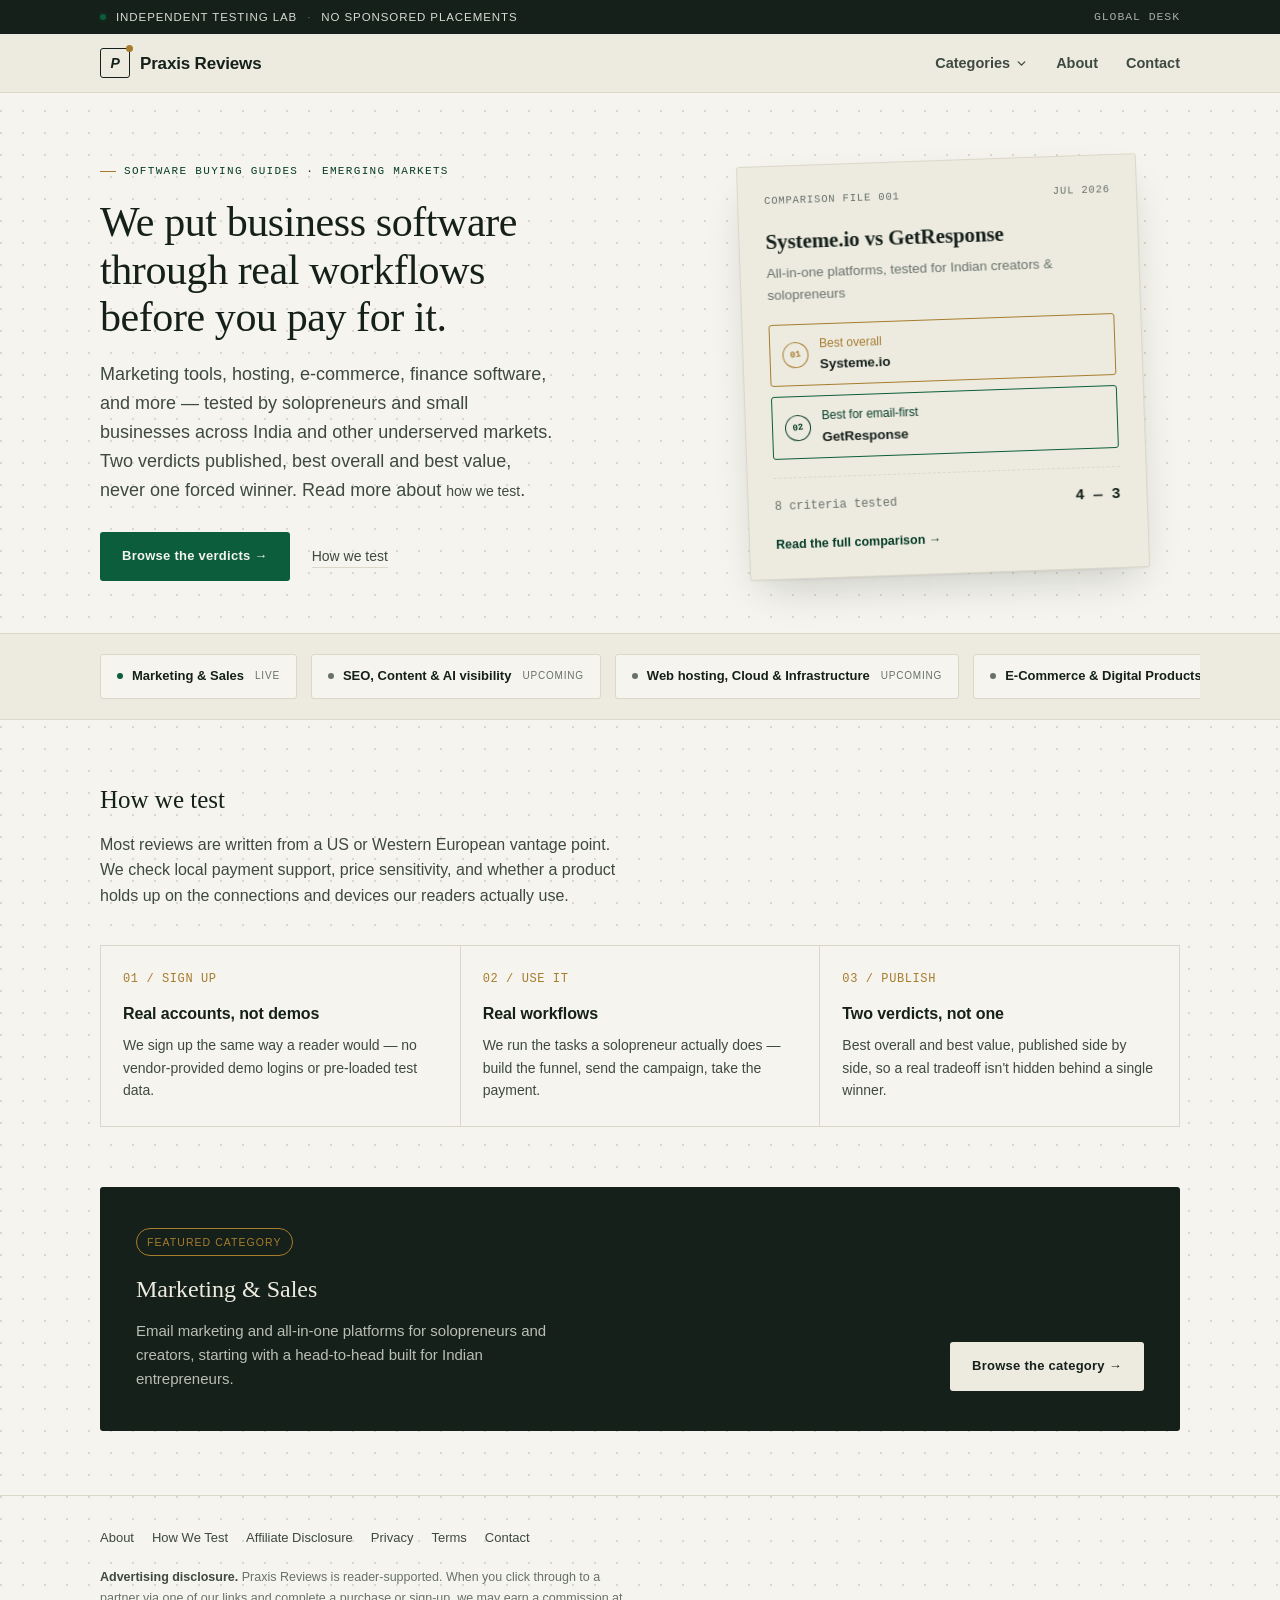
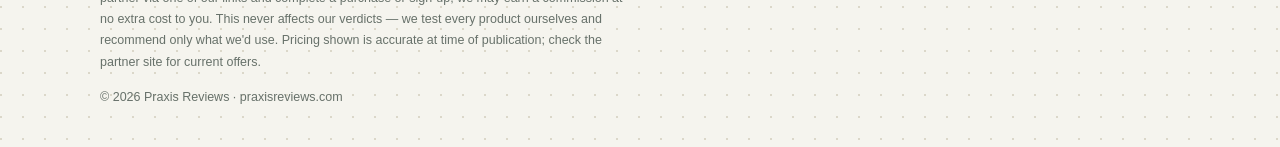
<file: index.html>
<!DOCTYPE html>
<html lang="en">
<head>
<!-- Google tag (gtag.js) -->
<script async src="https://www.googletagmanager.com/gtag/js?id=G-3X0HXVRNMZ"></script>
<script>
  window.dataLayer = window.dataLayer || [];
  function gtag(){dataLayer.push(arguments);}
  gtag('js', new Date());
  gtag('config', 'G-3X0HXVRNMZ');
</script>
<meta charset="UTF-8">
<meta name="viewport" content="width=device-width, initial-scale=1.0">
<title>Praxis Reviews — Software Buying Guides for Emerging Markets</title>
<meta name="description" content="Independent, hands-on software comparisons for solopreneurs and small businesses in emerging markets — no sponsored placements.">
<style>
  :root{
    --paper:#F5F4EE;
    --panel:#EDEBE0;
    --ink:#15201A;
    --ink-soft:#3E4941;
    --muted:#67716A;
    --teal:#0B5D3B;
    --teal-dark:#063C27;
    --teal-tint:rgba(11,93,59,.08);
    --amber:#A67C2E;
    --amber-tint:rgba(166,124,46,.12);
    --white:#EDEBE0;
    --line:#DBD7C9;
    --radius:3px;
    --shadow:0 1px 2px rgba(21,32,26,.06), 0 18px 40px -14px rgba(21,32,26,.22);
  }
  @media (prefers-color-scheme: dark){
    :root{
      --paper:#101915; --panel:#16211B; --ink:#EDEAE0; --ink-soft:#C7C9BD; --muted:#8B9389;
      --teal:#3FA679; --teal-dark:#1F7A52; --teal-tint:rgba(63,166,121,.12);
      --amber:#D9A94A; --amber-tint:rgba(217,169,74,.14); --white:#16211B; --line:#293530;
      --shadow:0 1px 2px rgba(0,0,0,.3), 0 18px 44px -14px rgba(0,0,0,.6);
    }
  }
  *{box-sizing:border-box;margin:0;padding:0}
  html{scroll-behavior:smooth;-webkit-text-size-adjust:100%}
  body{
    font-family:-apple-system,BlinkMacSystemFont,"Segoe UI",Roboto,Helvetica,Arial,sans-serif;
    color:var(--ink);
    background:
      radial-gradient(circle at 1px 1px, var(--line) 1px, transparent 0) 0 0/22px 22px,
      var(--paper);
    line-height:1.6;font-size:17px;-webkit-font-smoothing:antialiased;
  }
  a{color:inherit}
  .serif{font-family:"Iowan Old Style","Palatino Linotype",Palatino,"URW Palladio L","Book Antiqua",Georgia,serif}
  .mono{font-family:ui-monospace,"SF Mono","Cascadia Mono","Roboto Mono",Menlo,Consolas,monospace}
  .wrap{max-width:1120px;margin:0 auto;padding:0 20px}
  h1,h2,h3{text-wrap:balance}
  :focus-visible{outline:2px solid var(--teal);outline-offset:3px}
  @media (prefers-reduced-motion: reduce){
    *{animation-duration:.001ms !important;animation-iteration-count:1 !important;transition-duration:.001ms !important}
  }

  /* ── Dispatch bar ── */
  .dispatch{background:var(--ink);color:#D8DAD3}
  @media (prefers-color-scheme: dark){ .dispatch{background:#080D0A} }
  .dispatch .wrap{display:flex;align-items:center;gap:10px;padding:8px 20px;font-size:11.5px;letter-spacing:.08em;text-transform:uppercase}
  .dispatch .dot{width:6px;height:6px;border-radius:50%;background:var(--teal);flex-shrink:0;box-shadow:0 0 0 3px var(--teal-tint)}
  .dispatch .sep{opacity:.4}
  .dispatch .desk{margin-left:auto;opacity:.75}
  @media (max-width:640px){ .dispatch .desk{display:none} }

  /* ── Masthead (nav injected by /assets/header.js) ── */
  .logo{display:flex;align-items:center;gap:10px;font-weight:600;font-size:17px;letter-spacing:-.01em;color:var(--ink);text-decoration:none}
  .logo .mark{width:30px;height:30px;border:1.5px solid var(--ink);border-radius:var(--radius);color:var(--ink);display:flex;align-items:center;justify-content:center;font-weight:600;font-size:14px;font-style:italic;position:relative}
  .logo .mark::after{content:"";position:absolute;top:-4px;right:-4px;width:7px;height:7px;background:var(--amber);border-radius:50%}

  /* ── Hero ── */
  .hero{padding:60px 0 52px}
  .hero .grid{display:grid;grid-template-columns:1.1fr .95fr;gap:56px;align-items:center}
  @media (max-width:900px){ .hero .grid{grid-template-columns:1fr;gap:40px} }
  .eyebrow{display:inline-flex;align-items:center;gap:8px;font-size:11px;letter-spacing:.12em;text-transform:uppercase;color:var(--teal-dark);margin-bottom:18px}
  @media (prefers-color-scheme: dark){ .eyebrow{color:var(--teal)} }
  .eyebrow::before{content:"";width:16px;height:1px;background:var(--amber)}
  h1{font-size:42px;font-weight:500;line-height:1.14;letter-spacing:-.01em;margin-bottom:18px}
  @media (max-width:900px){ h1{font-size:31px} }
  .standfirst{font-size:18px;color:var(--ink-soft);max-width:46ch;margin-bottom:28px}
  .cta-row{display:flex;align-items:center;gap:22px;flex-wrap:wrap}
  .btn{display:inline-flex;align-items:center;gap:9px;padding:14px 22px;background:var(--teal);color:var(--paper);text-decoration:none;font-size:13px;font-weight:600;letter-spacing:.02em;border-radius:var(--radius);transition:transform .15s ease,background .15s ease}
  .btn:hover{transform:translateY(-1px);background:var(--teal-dark)}
  .text-link{font-size:14px;color:var(--ink-soft);text-decoration:none;border-bottom:1px solid var(--line)}
  .text-link:hover{color:var(--ink);border-color:var(--ink-soft)}

  /* ── Verdict card ── */
  .card-stage{display:flex;justify-content:center}
  .verdict-card{
    background:var(--panel);border:1px solid var(--line);border-radius:var(--radius);
    box-shadow:var(--shadow);padding:26px 26px 24px;width:100%;max-width:400px;
    transform:rotate(-2deg);
    animation:settle .6s cubic-bezier(.2,.9,.3,1.1) both;
  }
  @keyframes settle{ from{ transform:rotate(-7deg) translateY(10px) scale(.97); opacity:0 } to{ transform:rotate(-2deg) translateY(0) scale(1); opacity:1 } }
  .verdict-card .file-row{display:flex;justify-content:space-between;font-size:10.5px;letter-spacing:.08em;text-transform:uppercase;color:var(--muted);margin-bottom:16px}
  .verdict-card h2{font-size:21px;font-weight:600;margin-bottom:4px;letter-spacing:-.005em}
  .verdict-card .sub{font-size:13.5px;color:var(--muted);margin-bottom:18px}
  .stamps{display:flex;flex-direction:column;gap:10px;margin-bottom:18px}
  .stamp{display:flex;align-items:center;gap:11px;padding:10px 12px;border:1.5px solid;border-radius:var(--radius)}
  .stamp.gold{border-color:var(--amber);color:var(--amber)}
  .stamp.teal-stamp{border-color:var(--teal);color:var(--teal-dark)}
  @media (prefers-color-scheme: dark){ .stamp.teal-stamp{color:var(--teal)} }
  .stamp .ring{width:26px;height:26px;border-radius:50%;border:1.5px solid currentColor;flex-shrink:0;display:flex;align-items:center;justify-content:center;font-size:9px;font-weight:700;transform:rotate(-8deg)}
  .stamp .txt{font-size:12px}
  .stamp .txt b{display:block;font-size:13.5px;letter-spacing:-.005em;color:var(--ink);font-weight:700}
  .verdict-card .score{display:flex;align-items:baseline;justify-content:space-between;padding-top:16px;border-top:1px dashed var(--line);font-size:12px;color:var(--muted)}
  .verdict-card .score b{font-size:15px;color:var(--ink);font-variant-numeric:tabular-nums}
  .verdict-card .file-cta{display:block;margin-top:16px;font-size:12.5px;color:var(--teal-dark);text-decoration:none;font-weight:600}
  @media (prefers-color-scheme: dark){ .verdict-card .file-cta{color:var(--teal)} }

  /* ── Manifest strip ── */
  .manifest{border-top:1px solid var(--line);border-bottom:1px solid var(--line);background:var(--panel)}
  .manifest .row{display:flex;gap:14px;overflow-x:auto;padding:20px 20px;max-width:1120px;margin:0 auto;scrollbar-width:thin}
  .chip{flex-shrink:0;display:flex;align-items:center;gap:9px;padding:11px 16px;background:var(--paper);border:1px solid var(--line);border-radius:var(--radius);font-size:13px;white-space:nowrap;text-decoration:none;color:var(--ink-soft)}
  .chip .cdot{width:6px;height:6px;border-radius:50%;flex-shrink:0}
  .chip .cdot.live{background:var(--teal)}
  .chip .cdot.upcoming{background:var(--muted)}
  .chip b{color:var(--ink);font-weight:600}
  .chip .status{font-size:10px;letter-spacing:.08em;text-transform:uppercase;color:var(--muted);margin-left:2px}
  .chip:hover{border-color:var(--ink-soft)}

  /* ── Method ── */
  .method{padding:60px 0}
  .method .head{max-width:56ch;margin-bottom:36px}
  .method h2{font-size:25px;font-weight:500;margin-bottom:12px}
  .method .head p{color:var(--ink-soft);font-size:16px}
  .steps{display:grid;grid-template-columns:repeat(3,1fr);gap:1px;background:var(--line);border:1px solid var(--line)}
  @media (max-width:820px){ .steps{grid-template-columns:1fr} }
  .step{background:var(--paper);padding:24px 22px}
  .step .n{font-family:ui-monospace,"SF Mono",monospace;font-size:12px;color:var(--amber);letter-spacing:.05em;margin-bottom:12px}
  .step h3{font-size:16px;font-weight:600;margin-bottom:8px;letter-spacing:-.005em}
  .step p{font-size:14px;color:var(--ink-soft)}

  /* ── Featured panel ── */
  .featured{padding:0 0 64px}
  .featured .panel{background:var(--ink);color:var(--panel);border-radius:var(--radius);padding:40px 36px;display:flex;justify-content:space-between;gap:36px;align-items:flex-end;flex-wrap:wrap}
  @media (prefers-color-scheme: dark){ .featured .panel{background:var(--panel);border:1px solid var(--line);color:var(--ink)} }
  .featured .tag{display:inline-block;font-size:10.5px;letter-spacing:.1em;text-transform:uppercase;color:var(--amber);border:1px solid var(--amber);padding:5px 10px;border-radius:99px;margin-bottom:14px}
  .featured h2{font-size:24px;font-weight:500;margin-bottom:10px;max-width:26ch}
  .featured p{font-size:15px;color:#B9BEB6;max-width:52ch}
  @media (prefers-color-scheme: dark){ .featured p{color:var(--ink-soft)} }
  .featured .btn{background:var(--panel);color:var(--ink)}
  .featured .btn:hover{background:#fff}
  @media (prefers-color-scheme: dark){
    .featured .btn{background:var(--teal);color:#0c1310}
    .featured .btn:hover{background:var(--teal-dark);color:var(--panel)}
  }

  /* ── Footer ── */
  footer{border-top:1px solid var(--line);padding:32px 0 40px}
  .foot-meta{display:flex;flex-wrap:wrap;gap:6px 18px;font-size:13px;color:var(--muted);margin-bottom:18px}
  .foot-meta a{color:var(--ink-soft);text-decoration:none}
  .foot-meta a:hover{color:var(--ink)}
  .disclaimer{font-size:12.5px;color:var(--muted);line-height:1.7;max-width:76ch;margin-bottom:14px}
  .disclaimer b{color:var(--ink-soft)}
  .copyright{font-size:12.5px;color:var(--muted)}

  /* ── Responsive ── */
  @media (max-width:600px){
    body{font-size:16px}
    .btn{width:100%;justify-content:center}
    .cta-row{width:100%}
  }
</style>
</head>
<body>

<!-- DISPATCH BAR -->
<div class="dispatch">
  <div class="wrap">
    <span class="dot"></span>
    <span>Independent testing lab</span>
    <span class="sep">·</span>
    <span>No sponsored placements</span>
    <span class="desk mono">GLOBAL DESK</span>
  </div>
</div>

<!-- MASTHEAD -->
<div id="site-header"></div>

<!-- HERO -->
<section class="hero">
  <div class="wrap grid">
    <div>
      <span class="eyebrow mono">Software buying guides · Emerging markets</span>
      <h1 class="serif">We put business software through real workflows before you pay for it.</h1>
      <p class="standfirst">Marketing tools, hosting, e-commerce, finance software, and more — tested by solopreneurs and small businesses across India and other underserved markets. Two verdicts published, best overall and best value, never one forced winner. Read more about <a class="text-link" href="/methodology" style="border-bottom:none">how we test</a>.</p>
      <div class="cta-row">
        <a class="btn" href="/email-marketing/">Browse the verdicts →</a>
        <a class="text-link" href="/methodology">How we test</a>
      </div>
    </div>

    <div class="card-stage">
      <div class="verdict-card">
        <div class="file-row mono">
          <span>Comparison file 001</span>
          <span>Jul 2026</span>
        </div>
        <h2 class="serif">Systeme.io vs GetResponse</h2>
        <p class="sub">All-in-one platforms, tested for Indian creators &amp; solopreneurs</p>
        <div class="stamps">
          <div class="stamp gold">
            <span class="ring mono">01</span>
            <span class="txt">Best overall<b>Systeme.io</b></span>
          </div>
          <div class="stamp teal-stamp">
            <span class="ring mono">02</span>
            <span class="txt">Best for email-first<b>GetResponse</b></span>
          </div>
        </div>
        <div class="score mono">
          <span>8 criteria tested</span>
          <b>4 — 3</b>
        </div>
        <a class="file-cta" href="/email-marketing/systeme-io-vs-getresponse-india/">Read the full comparison →</a>
      </div>
    </div>
  </div>
</section>

<!-- MANIFEST STRIP -->
<div class="manifest">
  <div class="row">
    <a class="chip" href="/email-marketing/"><span class="cdot live"></span><b>Marketing &amp; Sales</b><span class="status">Live</span></a>
    <span class="chip"><span class="cdot upcoming"></span><b>SEO, Content &amp; AI visibility</b><span class="status">Upcoming</span></span>
    <span class="chip"><span class="cdot upcoming"></span><b>Web hosting, Cloud &amp; Infrastructure</b><span class="status">Upcoming</span></span>
    <span class="chip"><span class="cdot upcoming"></span><b>E-Commerce &amp; Digital Products</b><span class="status">Upcoming</span></span>
    <span class="chip"><span class="cdot upcoming"></span><b>Productivity, Operations &amp; Automation</b><span class="status">Upcoming</span></span>
    <span class="chip"><span class="cdot upcoming"></span><b>Finance, Accounting &amp; Business Formation</b><span class="status">Upcoming</span></span>
    <span class="chip"><span class="cdot upcoming"></span><b>Customer Support</b><span class="status">Upcoming</span></span>
    <span class="chip"><span class="cdot upcoming"></span><b>AI Tools</b><span class="status">Upcoming</span></span>
    <span class="chip"><span class="cdot upcoming"></span><b>Analytics, Feedback &amp; Testing</b><span class="status">Upcoming</span></span>
    <span class="chip"><span class="cdot upcoming"></span><b>Newsletter &amp; Content Distribution</b><span class="status">Upcoming</span></span>
    <span class="chip"><span class="cdot upcoming"></span><b>Team &amp; HR</b><span class="status">Upcoming</span></span>
  </div>
</div>

<!-- METHOD -->
<section class="method">
  <div class="wrap">
    <div class="head">
      <h2 class="serif">How we test</h2>
      <p>Most reviews are written from a US or Western European vantage point. We check local payment support, price sensitivity, and whether a product holds up on the connections and devices our readers actually use.</p>
    </div>
    <div class="steps">
      <div class="step">
        <div class="n">01 / SIGN UP</div>
        <h3>Real accounts, not demos</h3>
        <p>We sign up the same way a reader would — no vendor-provided demo logins or pre-loaded test data.</p>
      </div>
      <div class="step">
        <div class="n">02 / USE IT</div>
        <h3>Real workflows</h3>
        <p>We run the tasks a solopreneur actually does — build the funnel, send the campaign, take the payment.</p>
      </div>
      <div class="step">
        <div class="n">03 / PUBLISH</div>
        <h3>Two verdicts, not one</h3>
        <p>Best overall and best value, published side by side, so a real tradeoff isn't hidden behind a single winner.</p>
      </div>
    </div>
  </div>
</section>

<!-- FEATURED CATEGORY -->
<section class="featured">
  <div class="wrap">
    <div class="panel">
      <div>
        <span class="tag">Featured category</span>
        <h2 class="serif">Marketing &amp; Sales</h2>
        <p>Email marketing and all-in-one platforms for solopreneurs and creators, starting with a head-to-head built for Indian entrepreneurs.</p>
      </div>
      <a class="btn" href="/email-marketing/">Browse the category →</a>
    </div>
  </div>
</section>

<!-- FOOTER -->
<footer>
  <div class="wrap">
    <div class="foot-meta">
      <a href="/about">About</a>
      <a href="/methodology">How We Test</a>
      <a href="/disclosure">Affiliate Disclosure</a>
      <a href="/privacy">Privacy</a>
      <a href="/terms">Terms</a>
      <a href="/contact">Contact</a>
    </div>
    <p class="disclaimer">
      <b>Advertising disclosure.</b> Praxis Reviews is reader-supported. When you click through to a partner via one of our links and complete a purchase or sign-up, we may earn a commission at no extra cost to you. This never affects our verdicts — we test every product ourselves and recommend only what we'd use. Pricing shown is accurate at time of publication; check the partner site for current offers.
    </p>
    <p class="copyright">© 2026 Praxis Reviews · praxisreviews.com</p>
  </div>
</footer>

<script src="/assets/header.js" defer></script>
</body>
</html>
</file>
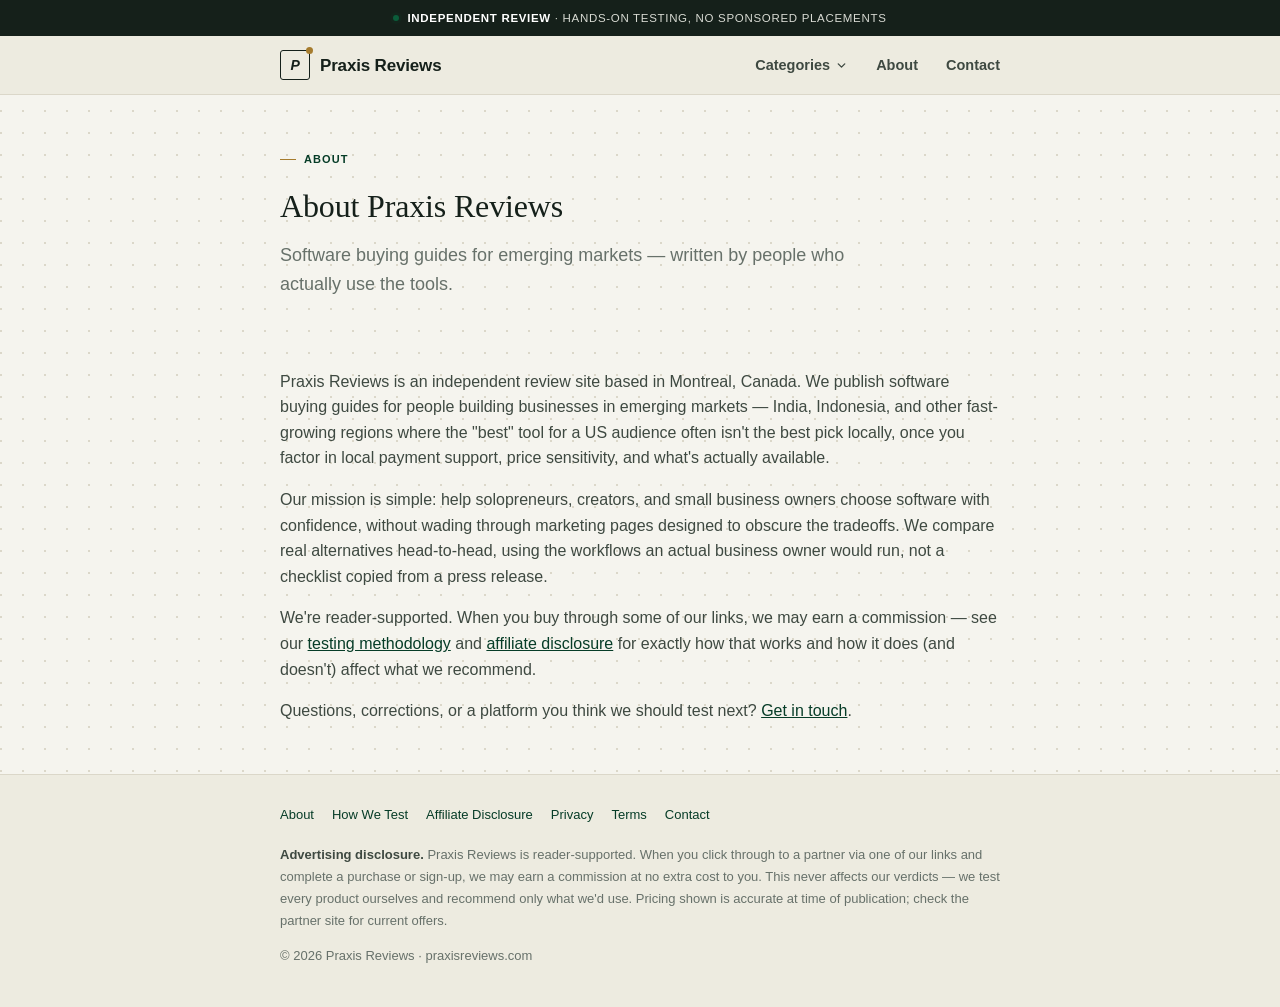
<file: about/index.html>
<!DOCTYPE html>
<html lang="en">
<head>
<!-- Google tag (gtag.js) -->
<script async src="https://www.googletagmanager.com/gtag/js?id=G-3X0HXVRNMZ"></script>
<script>
  window.dataLayer = window.dataLayer || [];
  function gtag(){dataLayer.push(arguments);}
  gtag('js', new Date());
  gtag('config', 'G-3X0HXVRNMZ');
</script>
<meta charset="UTF-8">
<meta name="viewport" content="width=device-width, initial-scale=1.0">
<title>About Praxis Reviews</title>
<meta name="description" content="Praxis Reviews writes independent software buying guides for emerging markets. Here's who we are and how we work.">
<style>
  :root{
    --paper:#F5F4EE;
    --panel:#EDEBE0;
    --ink:#15201A;
    --ink-soft:#3E4941;
    --muted:#67716A;
    --teal:#0B5D3B;
    --teal-dark:#063C27;
    --teal-tint:rgba(11,93,59,.08);
    --amber:#A67C2E;
    --white:#EDEBE0;
    --line:#DBD7C9;
    --radius:3px;
    --shadow:0 1px 2px rgba(21,32,26,.06), 0 18px 40px -14px rgba(21,32,26,.22);
  }
  @media (prefers-color-scheme: dark){
    :root{
      --paper:#101915; --panel:#16211B; --ink:#EDEAE0; --ink-soft:#C7C9BD; --muted:#8B9389;
      --teal:#3FA679; --teal-dark:#1F7A52; --teal-tint:rgba(63,166,121,.12);
      --amber:#D9A94A; --white:#16211B; --line:#293530;
      --shadow:0 1px 2px rgba(0,0,0,.3), 0 18px 44px -14px rgba(0,0,0,.6);
    }
  }
  *{box-sizing:border-box;margin:0;padding:0}
  html{scroll-behavior:smooth;-webkit-text-size-adjust:100%}
  body{
    font-family:-apple-system,BlinkMacSystemFont,"Segoe UI",Roboto,Helvetica,Arial,sans-serif;
    color:var(--ink);
    background:
      radial-gradient(circle at 1px 1px, var(--line) 1px, transparent 0) 0 0/22px 22px,
      var(--paper);
    line-height:1.6;
    font-size:17px;-webkit-font-smoothing:antialiased;
  }
  .wrap{max-width:760px;margin:0 auto;padding:0 20px}
  :focus-visible{outline:2px solid var(--teal);outline-offset:3px}

  /* ── Trust bar ── */
  .trustbar{background:var(--ink);color:#D8DAD3;font-size:11.5px;letter-spacing:.06em;text-transform:uppercase}
  @media (prefers-color-scheme: dark){ .trustbar{background:#080D0A} }
  .trustbar .wrap{display:flex;align-items:center;justify-content:center;gap:8px;padding:9px 20px;text-align:center}
  .trustbar strong{color:#fff;font-weight:600}
  .dot{width:6px;height:6px;border-radius:50%;background:var(--teal);flex-shrink:0;box-shadow:0 0 0 3px var(--teal-tint)}

  /* ── Masthead (nav injected by /assets/header.js) ── */
  .logo{display:flex;align-items:center;gap:10px;font-weight:600;font-size:17px;letter-spacing:-.01em;color:var(--ink);text-decoration:none}
  .logo .mark{width:30px;height:30px;border:1.5px solid var(--ink);border-radius:var(--radius);color:var(--ink);display:flex;align-items:center;justify-content:center;font-weight:600;font-size:14px;font-style:italic;position:relative}
  .logo .mark::after{content:"";position:absolute;top:-4px;right:-4px;width:7px;height:7px;background:var(--amber);border-radius:50%}

  /* ── Hero ── */
  .hero{padding:46px 0 30px;text-align:left}
  .eyebrow{display:inline-flex;align-items:center;gap:8px;font-size:11px;font-weight:600;letter-spacing:.1em;text-transform:uppercase;color:var(--teal-dark);margin-bottom:18px}
  @media (prefers-color-scheme: dark){ .eyebrow{color:var(--teal)} }
  .eyebrow::before{content:"";width:16px;height:1px;background:var(--amber)}
  h1{font-family:"Iowan Old Style","Palatino Linotype",Palatino,"URW Palladio L","Book Antiqua",Georgia,serif;font-weight:500;font-size:32px;line-height:1.2;letter-spacing:-.005em;margin-bottom:16px}
  .standfirst{font-size:18px;color:var(--muted);max-width:62ch}

  /* ── Body copy ── */
  .sec{margin:40px 0}
  .sec > h2{font-family:"Iowan Old Style","Palatino Linotype",Palatino,Georgia,serif;font-size:21px;font-weight:600;letter-spacing:-.005em;margin-bottom:14px;color:var(--ink)}
  .sec p{color:var(--ink-soft);font-size:16px;margin-bottom:16px}
  .sec p:last-child{margin-bottom:0}
  .sec p a{color:var(--teal-dark)}
  @media (prefers-color-scheme: dark){ .sec p a{color:var(--teal)} }

  /* ── Footer / disclaimer ── */
  footer{border-top:1px solid var(--line);background:var(--panel);margin-top:50px;padding:30px 0 40px}
  .foot-meta{display:flex;flex-wrap:wrap;gap:6px 18px;font-size:13px;color:var(--muted);margin-bottom:18px}
  .foot-meta a{color:var(--teal-dark);text-decoration:none}
  @media (prefers-color-scheme: dark){ .foot-meta a{color:var(--teal)} }
  .disclaimer{font-size:13px;color:var(--muted);line-height:1.7;margin-bottom:14px}
  .disclaimer b{color:var(--ink-soft)}
  .copyright{font-size:13px;color:var(--muted)}

  /* ── Responsive ── */
  @media (max-width:600px){
    body{font-size:16px}
    h1{font-size:25px}
    .standfirst{font-size:16.5px}
    .hero{padding:34px 0 24px}
    .sec > h2{font-size:19px}
    .trustbar .wrap{font-size:12px}
  }
</style>
</head>
<body>

<!-- TRUST BAR -->
<div class="trustbar">
  <div class="wrap">
    <span class="dot"></span>
    <span><strong>Independent review</strong> · Hands-on testing, no sponsored placements</span>
  </div>
</div>

<!-- MASTHEAD -->
<div id="site-header"></div>

<div class="wrap">

  <!-- HERO -->
  <section class="hero">
    <span class="eyebrow">About</span>
    <h1>About Praxis Reviews</h1>
    <p class="standfirst">Software buying guides for emerging markets — written by people who actually use the tools.</p>
  </section>

  <!-- BODY -->
  <section class="sec">
    <p>Praxis Reviews is an independent review site based in Montreal, Canada. We publish software buying guides for people building businesses in emerging markets — India, Indonesia, and other fast-growing regions where the "best" tool for a US audience often isn't the best pick locally, once you factor in local payment support, price sensitivity, and what's actually available.</p>
    <p>Our mission is simple: help solopreneurs, creators, and small business owners choose software with confidence, without wading through marketing pages designed to obscure the tradeoffs. We compare real alternatives head-to-head, using the workflows an actual business owner would run, not a checklist copied from a press release.</p>
    <p>We're reader-supported. When you buy through some of our links, we may earn a commission — see our <a href="/methodology">testing methodology</a> and <a href="/disclosure">affiliate disclosure</a> for exactly how that works and how it does (and doesn't) affect what we recommend.</p>
    <p>Questions, corrections, or a platform you think we should test next? <a href="/contact">Get in touch</a>.</p>
  </section>

</div>

<!-- FOOTER -->
<footer>
  <div class="wrap">
    <div class="foot-meta">
      <a href="/about">About</a>
      <a href="/methodology">How We Test</a>
      <a href="/disclosure">Affiliate Disclosure</a>
      <a href="/privacy">Privacy</a>
      <a href="/terms">Terms</a>
      <a href="/contact">Contact</a>
    </div>
    <p class="disclaimer">
      <b>Advertising disclosure.</b> Praxis Reviews is reader-supported. When you click through to a partner via one of our links and complete a purchase or sign-up, we may earn a commission at no extra cost to you. This never affects our verdicts — we test every product ourselves and recommend only what we'd use. Pricing shown is accurate at time of publication; check the partner site for current offers.
    </p>
    <p class="copyright">© 2026 Praxis Reviews · praxisreviews.com</p>
  </div>
</footer>

<script src="/assets/header.js" defer></script>
</body>
</html>
</file>
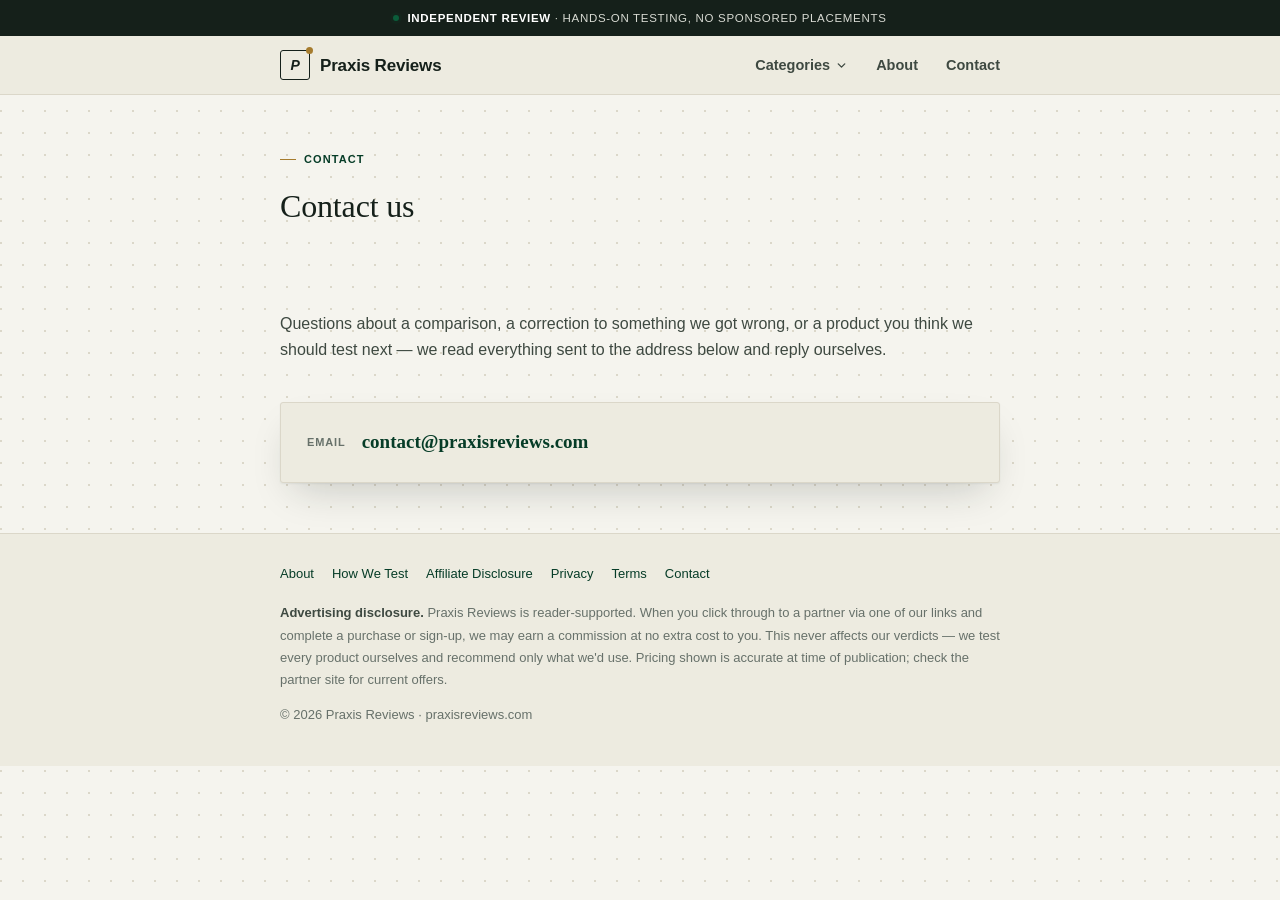
<file: contact/index.html>
<!DOCTYPE html>
<html lang="en">
<head>
<!-- Google tag (gtag.js) -->
<script async src="https://www.googletagmanager.com/gtag/js?id=G-3X0HXVRNMZ"></script>
<script>
  window.dataLayer = window.dataLayer || [];
  function gtag(){dataLayer.push(arguments);}
  gtag('js', new Date());
  gtag('config', 'G-3X0HXVRNMZ');
</script>
<meta charset="UTF-8">
<meta name="viewport" content="width=device-width, initial-scale=1.0">
<title>Contact — Praxis Reviews</title>
<meta name="description" content="Get in touch with Praxis Reviews — questions, corrections, or a product you think we should test next.">
<style>
  :root{
    --paper:#F5F4EE;
    --panel:#EDEBE0;
    --ink:#15201A;
    --ink-soft:#3E4941;
    --muted:#67716A;
    --teal:#0B5D3B;
    --teal-dark:#063C27;
    --teal-tint:rgba(11,93,59,.08);
    --amber:#A67C2E;
    --white:#EDEBE0;
    --line:#DBD7C9;
    --radius:3px;
    --shadow:0 1px 2px rgba(21,32,26,.06), 0 18px 40px -14px rgba(21,32,26,.22);
  }
  @media (prefers-color-scheme: dark){
    :root{
      --paper:#101915; --panel:#16211B; --ink:#EDEAE0; --ink-soft:#C7C9BD; --muted:#8B9389;
      --teal:#3FA679; --teal-dark:#1F7A52; --teal-tint:rgba(63,166,121,.12);
      --amber:#D9A94A; --white:#16211B; --line:#293530;
      --shadow:0 1px 2px rgba(0,0,0,.3), 0 18px 44px -14px rgba(0,0,0,.6);
    }
  }
  *{box-sizing:border-box;margin:0;padding:0}
  html{scroll-behavior:smooth;-webkit-text-size-adjust:100%}
  body{
    font-family:-apple-system,BlinkMacSystemFont,"Segoe UI",Roboto,Helvetica,Arial,sans-serif;
    color:var(--ink);
    background:
      radial-gradient(circle at 1px 1px, var(--line) 1px, transparent 0) 0 0/22px 22px,
      var(--paper);
    line-height:1.6;
    font-size:17px;-webkit-font-smoothing:antialiased;
  }
  .wrap{max-width:760px;margin:0 auto;padding:0 20px}
  :focus-visible{outline:2px solid var(--teal);outline-offset:3px}

  /* ── Trust bar ── */
  .trustbar{background:var(--ink);color:#D8DAD3;font-size:11.5px;letter-spacing:.06em;text-transform:uppercase}
  @media (prefers-color-scheme: dark){ .trustbar{background:#080D0A} }
  .trustbar .wrap{display:flex;align-items:center;justify-content:center;gap:8px;padding:9px 20px;text-align:center}
  .trustbar strong{color:#fff;font-weight:600}
  .dot{width:6px;height:6px;border-radius:50%;background:var(--teal);flex-shrink:0;box-shadow:0 0 0 3px var(--teal-tint)}

  /* ── Masthead (nav injected by /assets/header.js) ── */
  .logo{display:flex;align-items:center;gap:10px;font-weight:600;font-size:17px;letter-spacing:-.01em;color:var(--ink);text-decoration:none}
  .logo .mark{width:30px;height:30px;border:1.5px solid var(--ink);border-radius:var(--radius);color:var(--ink);display:flex;align-items:center;justify-content:center;font-weight:600;font-size:14px;font-style:italic;position:relative}
  .logo .mark::after{content:"";position:absolute;top:-4px;right:-4px;width:7px;height:7px;background:var(--amber);border-radius:50%}

  /* ── Hero ── */
  .hero{padding:46px 0 30px;text-align:left}
  .eyebrow{display:inline-flex;align-items:center;gap:8px;font-size:11px;font-weight:600;letter-spacing:.1em;text-transform:uppercase;color:var(--teal-dark);margin-bottom:18px}
  @media (prefers-color-scheme: dark){ .eyebrow{color:var(--teal)} }
  .eyebrow::before{content:"";width:16px;height:1px;background:var(--amber)}
  h1{font-family:"Iowan Old Style","Palatino Linotype",Palatino,"URW Palladio L","Book Antiqua",Georgia,serif;font-weight:500;font-size:32px;line-height:1.2;letter-spacing:-.005em;margin-bottom:16px}
  .standfirst{font-size:18px;color:var(--muted);max-width:62ch}

  /* ── Body copy ── */
  .sec{margin:40px 0}
  .sec p{color:var(--ink-soft);font-size:16px;margin-bottom:16px}
  .sec p:last-child{margin-bottom:0}

  /* ── Email card ── */
  .emailcard{background:var(--panel);border:1px solid var(--line);border-radius:var(--radius);box-shadow:var(--shadow);padding:24px 26px;margin:38px 0;display:flex;align-items:center;gap:16px;flex-wrap:wrap}
  .emailcard .label{font-size:11px;font-weight:700;letter-spacing:.08em;text-transform:uppercase;color:var(--muted)}
  .emailcard a{font-size:19px;font-weight:600;color:var(--teal-dark);text-decoration:none;word-break:break-all;font-family:"Iowan Old Style","Palatino Linotype",Palatino,Georgia,serif}
  @media (prefers-color-scheme: dark){ .emailcard a{color:var(--teal)} }
  .emailcard a:hover{text-decoration:underline}

  /* ── Footer / disclaimer ── */
  footer{border-top:1px solid var(--line);background:var(--panel);margin-top:50px;padding:30px 0 40px}
  .foot-meta{display:flex;flex-wrap:wrap;gap:6px 18px;font-size:13px;color:var(--muted);margin-bottom:18px}
  .foot-meta a{color:var(--teal-dark);text-decoration:none}
  @media (prefers-color-scheme: dark){ .foot-meta a{color:var(--teal)} }
  .disclaimer{font-size:13px;color:var(--muted);line-height:1.7;margin-bottom:14px}
  .disclaimer b{color:var(--ink-soft)}
  .copyright{font-size:13px;color:var(--muted)}

  /* ── Responsive ── */
  @media (max-width:600px){
    body{font-size:16px}
    h1{font-size:25px}
    .standfirst{font-size:16.5px}
    .hero{padding:34px 0 24px}
    .trustbar .wrap{font-size:12px}
    .emailcard{flex-direction:column;align-items:flex-start;gap:6px}
  }
</style>
</head>
<body>

<!-- TRUST BAR -->
<div class="trustbar">
  <div class="wrap">
    <span class="dot"></span>
    <span><strong>Independent review</strong> · Hands-on testing, no sponsored placements</span>
  </div>
</div>

<!-- MASTHEAD -->
<div id="site-header"></div>

<div class="wrap">

  <!-- HERO -->
  <section class="hero">
    <span class="eyebrow">Contact</span>
    <h1>Contact us</h1>
  </section>

  <section class="sec">
    <p>Questions about a comparison, a correction to something we got wrong, or a product you think we should test next — we read everything sent to the address below and reply ourselves.</p>
  </section>

  <!-- EMAIL -->
  <div class="emailcard">
    <span class="label">Email</span>
    <a href="mailto:contact@praxisreviews.com">contact@praxisreviews.com</a>
  </div>

</div>

<!-- FOOTER -->
<footer>
  <div class="wrap">
    <div class="foot-meta">
      <a href="/about">About</a>
      <a href="/methodology">How We Test</a>
      <a href="/disclosure">Affiliate Disclosure</a>
      <a href="/privacy">Privacy</a>
      <a href="/terms">Terms</a>
      <a href="/contact">Contact</a>
    </div>
    <p class="disclaimer">
      <b>Advertising disclosure.</b> Praxis Reviews is reader-supported. When you click through to a partner via one of our links and complete a purchase or sign-up, we may earn a commission at no extra cost to you. This never affects our verdicts — we test every product ourselves and recommend only what we'd use. Pricing shown is accurate at time of publication; check the partner site for current offers.
    </p>
    <p class="copyright">© 2026 Praxis Reviews · praxisreviews.com</p>
  </div>
</footer>

<script src="/assets/header.js" defer></script>
</body>
</html>
</file>
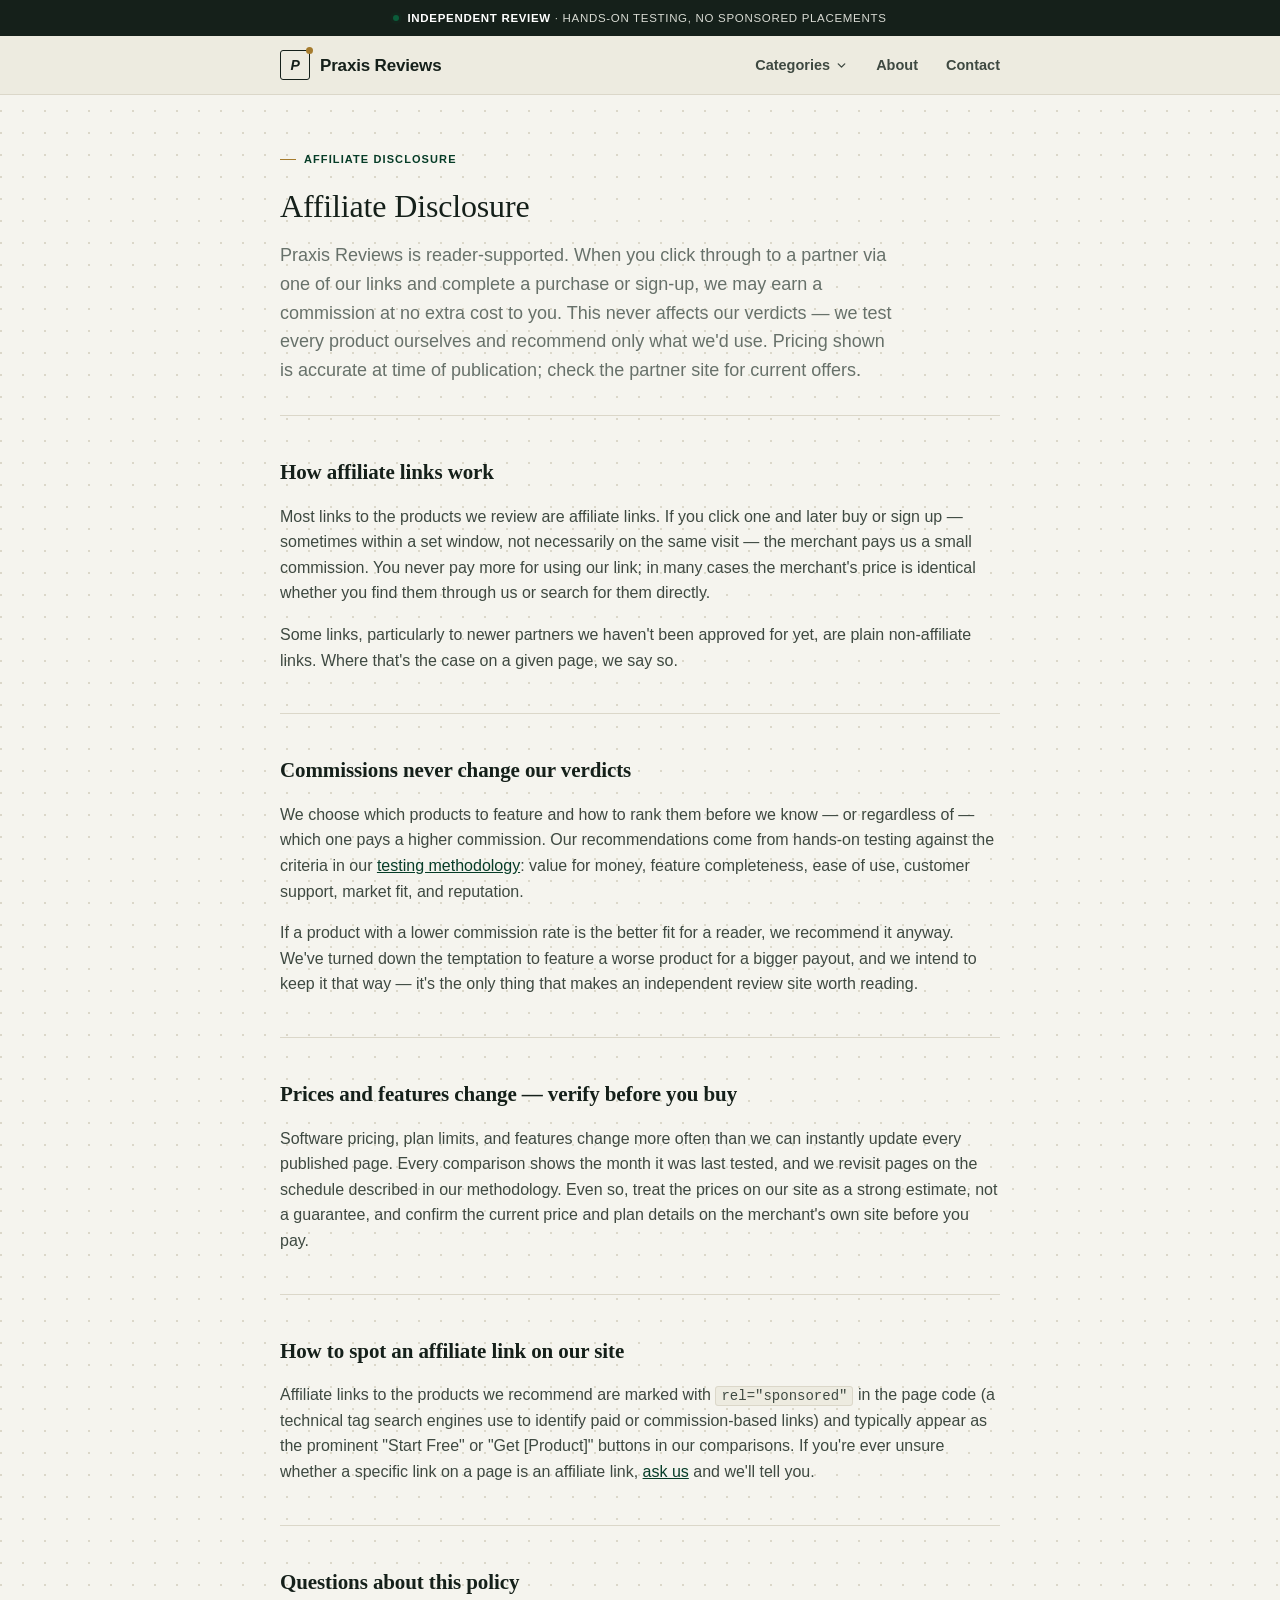
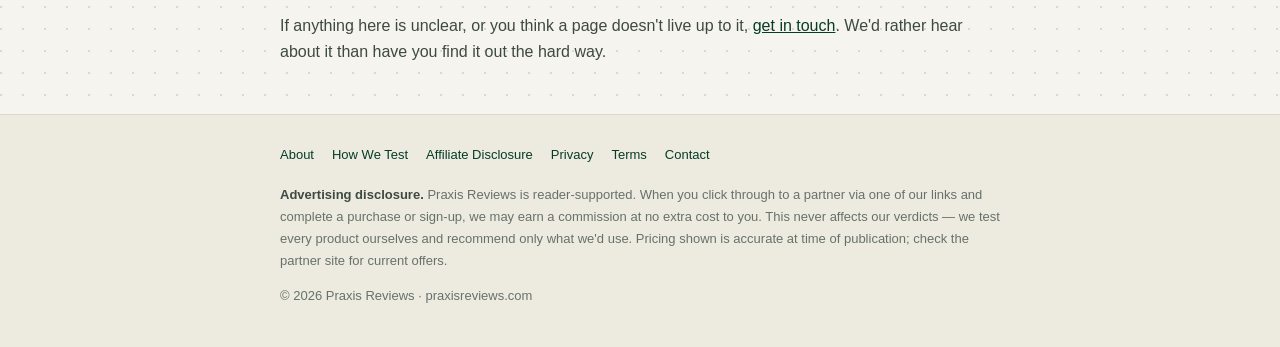
<file: disclosure/index.html>
<!DOCTYPE html>
<html lang="en">
<head>
<!-- Google tag (gtag.js) -->
<script async src="https://www.googletagmanager.com/gtag/js?id=G-3X0HXVRNMZ"></script>
<script>
  window.dataLayer = window.dataLayer || [];
  function gtag(){dataLayer.push(arguments);}
  gtag('js', new Date());
  gtag('config', 'G-3X0HXVRNMZ');
</script>
<meta charset="UTF-8">
<meta name="viewport" content="width=device-width, initial-scale=1.0">
<title>Affiliate Disclosure — Praxis Reviews</title>
<meta name="description" content="How Praxis Reviews uses affiliate links, why commissions never change our verdicts, and how to verify pricing before you buy.">
<style>
  :root{
    --paper:#F5F4EE;
    --panel:#EDEBE0;
    --ink:#15201A;
    --ink-soft:#3E4941;
    --muted:#67716A;
    --teal:#0B5D3B;
    --teal-dark:#063C27;
    --teal-tint:rgba(11,93,59,.08);
    --amber:#A67C2E;
    --white:#EDEBE0;
    --line:#DBD7C9;
    --radius:3px;
    --shadow:0 1px 2px rgba(21,32,26,.06), 0 18px 40px -14px rgba(21,32,26,.22);
  }
  @media (prefers-color-scheme: dark){
    :root{
      --paper:#101915; --panel:#16211B; --ink:#EDEAE0; --ink-soft:#C7C9BD; --muted:#8B9389;
      --teal:#3FA679; --teal-dark:#1F7A52; --teal-tint:rgba(63,166,121,.12);
      --amber:#D9A94A; --white:#16211B; --line:#293530;
      --shadow:0 1px 2px rgba(0,0,0,.3), 0 18px 44px -14px rgba(0,0,0,.6);
    }
  }
  *{box-sizing:border-box;margin:0;padding:0}
  html{scroll-behavior:smooth;-webkit-text-size-adjust:100%}
  body{
    font-family:-apple-system,BlinkMacSystemFont,"Segoe UI",Roboto,Helvetica,Arial,sans-serif;
    color:var(--ink);
    background:
      radial-gradient(circle at 1px 1px, var(--line) 1px, transparent 0) 0 0/22px 22px,
      var(--paper);
    line-height:1.6;
    font-size:17px;-webkit-font-smoothing:antialiased;
  }
  .wrap{max-width:760px;margin:0 auto;padding:0 20px}
  :focus-visible{outline:2px solid var(--teal);outline-offset:3px}

  /* ── Trust bar ── */
  .trustbar{background:var(--ink);color:#D8DAD3;font-size:11.5px;letter-spacing:.06em;text-transform:uppercase}
  @media (prefers-color-scheme: dark){ .trustbar{background:#080D0A} }
  .trustbar .wrap{display:flex;align-items:center;justify-content:center;gap:8px;padding:9px 20px;text-align:center}
  .trustbar strong{color:#fff;font-weight:600}
  .dot{width:6px;height:6px;border-radius:50%;background:var(--teal);flex-shrink:0;box-shadow:0 0 0 3px var(--teal-tint)}

  /* ── Masthead (nav injected by /assets/header.js) ── */
  .logo{display:flex;align-items:center;gap:10px;font-weight:600;font-size:17px;letter-spacing:-.01em;color:var(--ink);text-decoration:none}
  .logo .mark{width:30px;height:30px;border:1.5px solid var(--ink);border-radius:var(--radius);color:var(--ink);display:flex;align-items:center;justify-content:center;font-weight:600;font-size:14px;font-style:italic;position:relative}
  .logo .mark::after{content:"";position:absolute;top:-4px;right:-4px;width:7px;height:7px;background:var(--amber);border-radius:50%}

  /* ── Hero ── */
  .hero{padding:46px 0 30px;text-align:left}
  .eyebrow{display:inline-flex;align-items:center;gap:8px;font-size:11px;font-weight:600;letter-spacing:.1em;text-transform:uppercase;color:var(--teal-dark);margin-bottom:18px}
  @media (prefers-color-scheme: dark){ .eyebrow{color:var(--teal)} }
  .eyebrow::before{content:"";width:16px;height:1px;background:var(--amber)}
  h1{font-family:"Iowan Old Style","Palatino Linotype",Palatino,"URW Palladio L","Book Antiqua",Georgia,serif;font-weight:500;font-size:32px;line-height:1.2;letter-spacing:-.005em;margin-bottom:16px}
  .standfirst{font-size:18px;color:var(--muted);max-width:62ch}

  /* ── Body copy ── */
  .sec{margin:40px 0}
  .sec > h2{font-family:"Iowan Old Style","Palatino Linotype",Palatino,Georgia,serif;font-size:21px;font-weight:600;letter-spacing:-.005em;margin-bottom:14px;color:var(--ink)}
  .sec p{color:var(--ink-soft);font-size:16px;margin-bottom:16px}
  .sec p:last-child{margin-bottom:0}
  .sec p a{color:var(--teal-dark)}
  @media (prefers-color-scheme: dark){ .sec p a{color:var(--teal)} }
  .sec ul{margin:0 0 16px;padding-left:22px;display:grid;gap:10px}
  .sec ul:last-child{margin-bottom:0}
  .sec li{color:var(--ink-soft);font-size:16px}
  .sec li b{color:var(--ink)}
  hr{border:none;border-top:1px solid var(--line);margin:0}
  code{font-family:ui-monospace,SFMono-Regular,Menlo,Consolas,monospace;background:var(--panel);border:1px solid var(--line);border-radius:3px;padding:1px 5px;font-size:14px}

  /* ── Footer / disclaimer ── */
  footer{border-top:1px solid var(--line);background:var(--panel);margin-top:50px;padding:30px 0 40px}
  .foot-meta{display:flex;flex-wrap:wrap;gap:6px 18px;font-size:13px;color:var(--muted);margin-bottom:18px}
  .foot-meta a{color:var(--teal-dark);text-decoration:none}
  @media (prefers-color-scheme: dark){ .foot-meta a{color:var(--teal)} }
  .disclaimer{font-size:13px;color:var(--muted);line-height:1.7;margin-bottom:14px}
  .disclaimer b{color:var(--ink-soft)}
  .copyright{font-size:13px;color:var(--muted)}

  /* ── Responsive ── */
  @media (max-width:600px){
    body{font-size:16px}
    h1{font-size:25px}
    .standfirst{font-size:16.5px}
    .hero{padding:34px 0 24px}
    .sec > h2{font-size:19px}
    .trustbar .wrap{font-size:12px}
  }
</style>
</head>
<body>

<!-- TRUST BAR -->
<div class="trustbar">
  <div class="wrap">
    <span class="dot"></span>
    <span><strong>Independent review</strong> · Hands-on testing, no sponsored placements</span>
  </div>
</div>

<!-- MASTHEAD -->
<div id="site-header"></div>

<div class="wrap">

  <!-- HERO -->
  <section class="hero">
    <span class="eyebrow">Affiliate Disclosure</span>
    <h1>Affiliate Disclosure</h1>
    <p class="standfirst">Praxis Reviews is reader-supported. When you click through to a partner via one of our links and complete a purchase or sign-up, we may earn a commission at no extra cost to you. This never affects our verdicts — we test every product ourselves and recommend only what we'd use. Pricing shown is accurate at time of publication; check the partner site for current offers.</p>
  </section>

  <hr>

  <section class="sec">
    <h2>How affiliate links work</h2>
    <p>Most links to the products we review are affiliate links. If you click one and later buy or sign up — sometimes within a set window, not necessarily on the same visit — the merchant pays us a small commission. You never pay more for using our link; in many cases the merchant's price is identical whether you find them through us or search for them directly.</p>
    <p>Some links, particularly to newer partners we haven't been approved for yet, are plain non-affiliate links. Where that's the case on a given page, we say so.</p>
  </section>

  <hr>

  <section class="sec">
    <h2>Commissions never change our verdicts</h2>
    <p>We choose which products to feature and how to rank them before we know — or regardless of — which one pays a higher commission. Our recommendations come from hands-on testing against the criteria in our <a href="/methodology">testing methodology</a>: value for money, feature completeness, ease of use, customer support, market fit, and reputation.</p>
    <p>If a product with a lower commission rate is the better fit for a reader, we recommend it anyway. We've turned down the temptation to feature a worse product for a bigger payout, and we intend to keep it that way — it's the only thing that makes an independent review site worth reading.</p>
  </section>

  <hr>

  <section class="sec">
    <h2>Prices and features change — verify before you buy</h2>
    <p>Software pricing, plan limits, and features change more often than we can instantly update every published page. Every comparison shows the month it was last tested, and we revisit pages on the schedule described in our methodology. Even so, treat the prices on our site as a strong estimate, not a guarantee, and confirm the current price and plan details on the merchant's own site before you pay.</p>
  </section>

  <hr>

  <section class="sec">
    <h2>How to spot an affiliate link on our site</h2>
    <p>Affiliate links to the products we recommend are marked with <code>rel="sponsored"</code> in the page code (a technical tag search engines use to identify paid or commission-based links) and typically appear as the prominent "Start Free" or "Get [Product]" buttons in our comparisons. If you're ever unsure whether a specific link on a page is an affiliate link, <a href="/contact">ask us</a> and we'll tell you.</p>
  </section>

  <hr>

  <section class="sec">
    <h2>Questions about this policy</h2>
    <p>If anything here is unclear, or you think a page doesn't live up to it, <a href="/contact">get in touch</a>. We'd rather hear about it than have you find it out the hard way.</p>
  </section>

</div>

<!-- FOOTER -->
<footer>
  <div class="wrap">
    <div class="foot-meta">
      <a href="/about">About</a>
      <a href="/methodology">How We Test</a>
      <a href="/disclosure">Affiliate Disclosure</a>
      <a href="/privacy">Privacy</a>
      <a href="/terms">Terms</a>
      <a href="/contact">Contact</a>
    </div>
    <p class="disclaimer">
      <b>Advertising disclosure.</b> Praxis Reviews is reader-supported. When you click through to a partner via one of our links and complete a purchase or sign-up, we may earn a commission at no extra cost to you. This never affects our verdicts — we test every product ourselves and recommend only what we'd use. Pricing shown is accurate at time of publication; check the partner site for current offers.
    </p>
    <p class="copyright">© 2026 Praxis Reviews · praxisreviews.com</p>
  </div>
</footer>

<script src="/assets/header.js" defer></script>
</body>
</html>
</file>
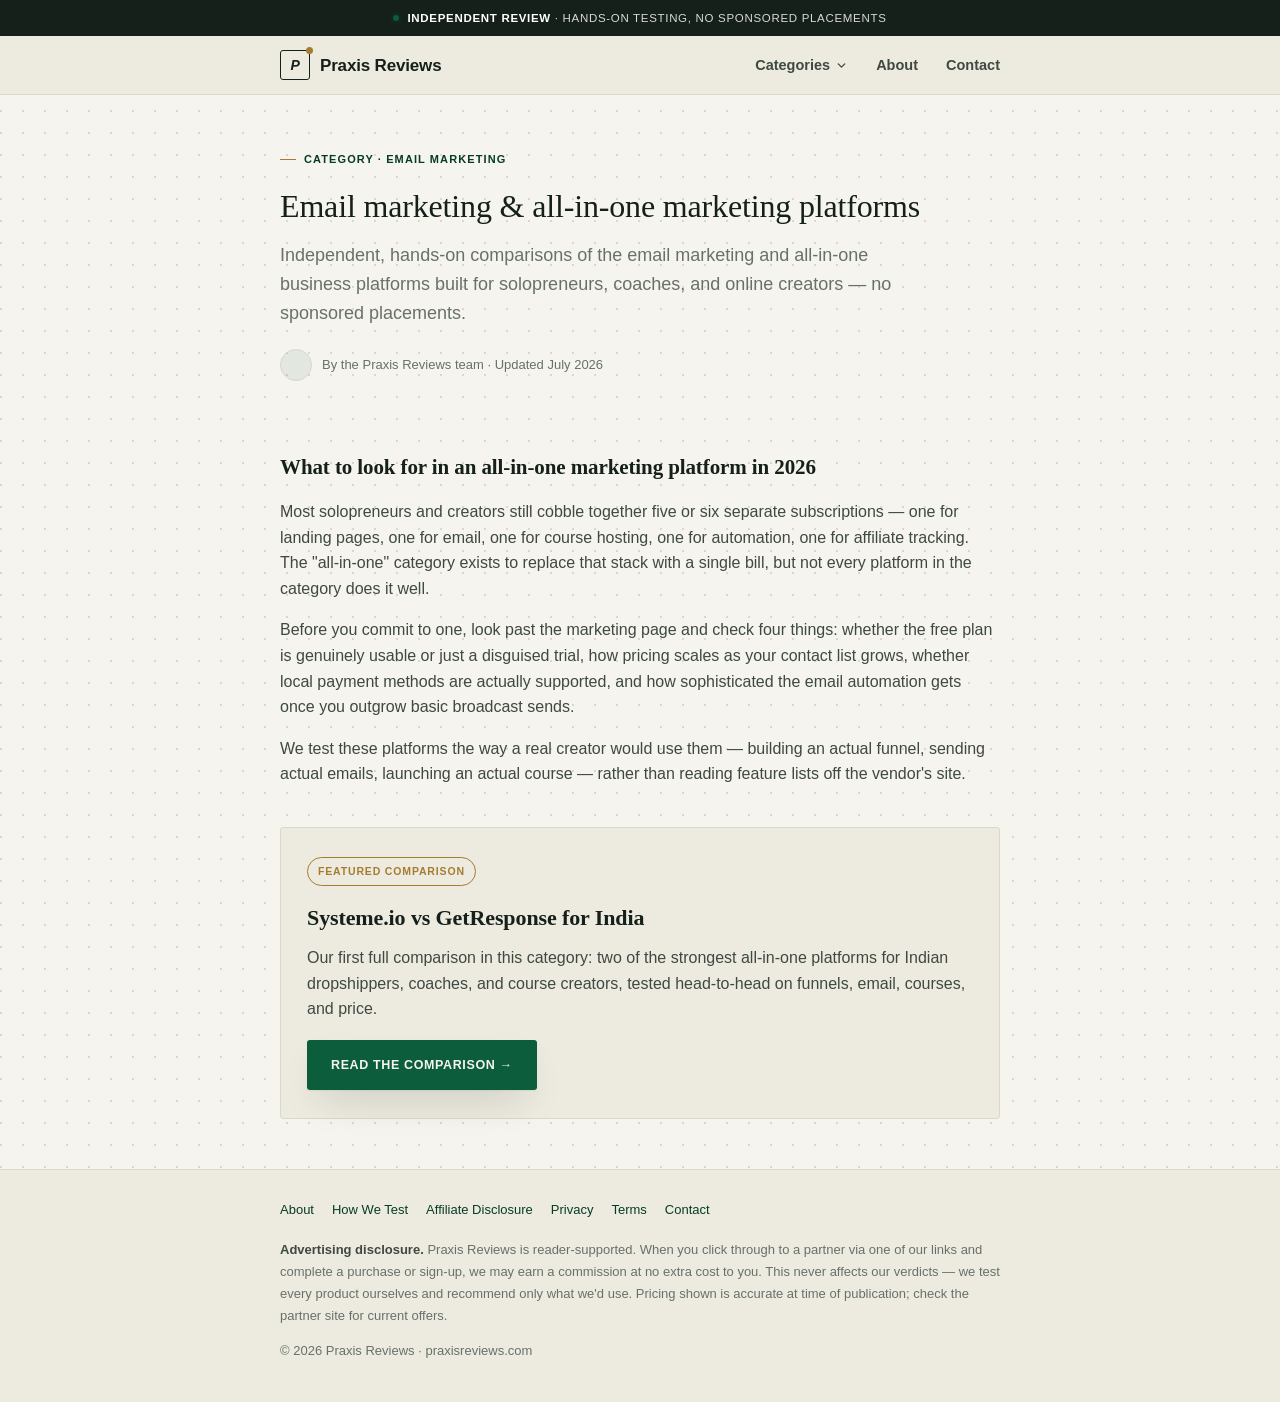
<file: email-marketing/index.html>
<!DOCTYPE html>
<html lang="en">
<head>
<!-- Google tag (gtag.js) -->
<script async src="https://www.googletagmanager.com/gtag/js?id=G-3X0HXVRNMZ"></script>
<script>
  window.dataLayer = window.dataLayer || [];
  function gtag(){dataLayer.push(arguments);}
  gtag('js', new Date());
  gtag('config', 'G-3X0HXVRNMZ');
</script>
<meta charset="UTF-8">
<meta name="viewport" content="width=device-width, initial-scale=1.0">
<title>Email Marketing & All-in-One Platform Reviews — Praxis Reviews</title>
<meta name="description" content="Independent, tested reviews and comparisons of email marketing and all-in-one marketing platforms for online creators and small businesses.">
<style>
  :root{
    --paper:#F5F4EE;
    --panel:#EDEBE0;
    --ink:#15201A;
    --ink-soft:#3E4941;
    --muted:#67716A;
    --teal:#0B5D3B;
    --teal-dark:#063C27;
    --teal-tint:rgba(11,93,59,.08);
    --amber:#A67C2E;
    --white:#EDEBE0;
    --line:#DBD7C9;
    --radius:3px;
    --shadow:0 1px 2px rgba(21,32,26,.06), 0 18px 40px -14px rgba(21,32,26,.22);
  }
  @media (prefers-color-scheme: dark){
    :root{
      --paper:#101915; --panel:#16211B; --ink:#EDEAE0; --ink-soft:#C7C9BD; --muted:#8B9389;
      --teal:#3FA679; --teal-dark:#1F7A52; --teal-tint:rgba(63,166,121,.12);
      --amber:#D9A94A; --white:#16211B; --line:#293530;
      --shadow:0 1px 2px rgba(0,0,0,.3), 0 18px 44px -14px rgba(0,0,0,.6);
    }
  }
  *{box-sizing:border-box;margin:0;padding:0}
  html{scroll-behavior:smooth;-webkit-text-size-adjust:100%}
  body{
    font-family:-apple-system,BlinkMacSystemFont,"Segoe UI",Roboto,Helvetica,Arial,sans-serif;
    color:var(--ink);
    background:
      radial-gradient(circle at 1px 1px, var(--line) 1px, transparent 0) 0 0/22px 22px,
      var(--paper);
    line-height:1.6;
    font-size:17px;-webkit-font-smoothing:antialiased;
  }
  .wrap{max-width:760px;margin:0 auto;padding:0 20px}
  :focus-visible{outline:2px solid var(--teal);outline-offset:3px}

  /* ── Trust bar ── */
  .trustbar{background:var(--ink);color:#D8DAD3;font-size:11.5px;letter-spacing:.06em;text-transform:uppercase}
  @media (prefers-color-scheme: dark){ .trustbar{background:#080D0A} }
  .trustbar .wrap{display:flex;align-items:center;justify-content:center;gap:8px;padding:9px 20px;text-align:center}
  .trustbar strong{color:#fff;font-weight:600}
  .dot{width:6px;height:6px;border-radius:50%;background:var(--teal);flex-shrink:0;box-shadow:0 0 0 3px var(--teal-tint)}

  /* ── Masthead (nav injected by /assets/header.js) ── */
  .logo{display:flex;align-items:center;gap:10px;font-weight:600;font-size:17px;letter-spacing:-.01em;color:var(--ink);text-decoration:none}
  .logo .mark{width:30px;height:30px;border:1.5px solid var(--ink);border-radius:var(--radius);color:var(--ink);display:flex;align-items:center;justify-content:center;font-weight:600;font-size:14px;font-style:italic;position:relative}
  .logo .mark::after{content:"";position:absolute;top:-4px;right:-4px;width:7px;height:7px;background:var(--amber);border-radius:50%}

  /* ── Hero ── */
  .hero{padding:46px 0 30px;text-align:left}
  .eyebrow{display:inline-flex;align-items:center;gap:8px;font-size:11px;font-weight:600;letter-spacing:.1em;text-transform:uppercase;color:var(--teal-dark);margin-bottom:18px}
  @media (prefers-color-scheme: dark){ .eyebrow{color:var(--teal)} }
  .eyebrow::before{content:"";width:16px;height:1px;background:var(--amber)}
  h1{font-family:"Iowan Old Style","Palatino Linotype",Palatino,"URW Palladio L","Book Antiqua",Georgia,serif;font-weight:500;font-size:32px;line-height:1.2;letter-spacing:-.005em;margin-bottom:16px}
  .standfirst{font-size:18px;color:var(--muted);max-width:62ch}
  .byline{display:flex;align-items:center;gap:10px;margin-top:22px;font-size:13px;color:var(--muted)}
  .byline .av{width:32px;height:32px;border-radius:50%;background:var(--teal-tint);border:1px solid var(--line);flex-shrink:0}

  /* ── Section heads ── */
  .sec{margin:40px 0}
  .sec > h2{font-family:"Iowan Old Style","Palatino Linotype",Palatino,Georgia,serif;font-size:21px;font-weight:600;letter-spacing:-.005em;margin-bottom:14px}
  .sec p{color:var(--ink-soft);font-size:16px;margin-bottom:16px}
  .sec p:last-child{margin-bottom:0}

  /* ── Featured comparison highlight ── */
  .highlight{background:var(--panel);border:1px solid var(--line);border-radius:var(--radius);padding:28px 26px;margin:38px 0}
  .highlight h2{font-family:"Iowan Old Style","Palatino Linotype",Palatino,Georgia,serif;font-size:22px;margin-bottom:10px;letter-spacing:-.005em}
  .highlight p{color:var(--ink-soft);margin-bottom:18px;font-size:16px}
  .highlight .tag{display:inline-block;font-size:10.5px;font-weight:700;letter-spacing:.08em;text-transform:uppercase;color:var(--amber);background:none;border:1px solid var(--amber);padding:5px 10px;border-radius:99px;margin-bottom:14px}
  .btn{display:inline-flex;align-items:center;justify-content:center;gap:9px;padding:15px 24px;border-radius:var(--radius);font-size:12.5px;font-weight:700;letter-spacing:.05em;text-transform:uppercase;text-decoration:none;color:var(--paper);background:var(--teal);box-shadow:var(--shadow);transition:transform .12s ease,background .12s ease}
  .btn:hover{transform:translateY(-1px);background:var(--teal-dark)}

  /* ── Footer / disclaimer ── */
  footer{border-top:1px solid var(--line);background:var(--panel);margin-top:50px;padding:30px 0 40px}
  .foot-meta{display:flex;flex-wrap:wrap;gap:6px 18px;font-size:13px;color:var(--muted);margin-bottom:18px}
  .foot-meta a{color:var(--teal-dark);text-decoration:none}
  @media (prefers-color-scheme: dark){ .foot-meta a{color:var(--teal)} }
  .disclaimer{font-size:13px;color:var(--muted);line-height:1.7;margin-bottom:14px}
  .disclaimer b{color:var(--ink-soft)}
  .copyright{font-size:13px;color:var(--muted)}

  /* ── Responsive ── */
  @media (max-width:600px){
    body{font-size:16px}
    h1{font-size:25px}
    .standfirst{font-size:16.5px}
    .hero{padding:34px 0 24px}
    .sec > h2{font-size:19px}
    .trustbar .wrap{font-size:12px}
    .btn{width:100%}
  }
</style>
</head>
<body>

<!-- TRUST BAR -->
<div class="trustbar">
  <div class="wrap">
    <span class="dot"></span>
    <span><strong>Independent review</strong> · Hands-on testing, no sponsored placements</span>
  </div>
</div>

<!-- MASTHEAD -->
<div id="site-header"></div>

<div class="wrap">

  <!-- HERO -->
  <section class="hero">
    <span class="eyebrow">Category · Email Marketing</span>
    <h1>Email marketing &amp; all-in-one marketing platforms</h1>
    <p class="standfirst">Independent, hands-on comparisons of the email marketing and all-in-one business platforms built for solopreneurs, coaches, and online creators — no sponsored placements.</p>
    <div class="byline">
      <span class="av"></span>
      <span>By the Praxis Reviews team · Updated July 2026</span>
    </div>
  </section>

  <!-- EDITORIAL INTRO -->
  <section class="sec">
    <h2>What to look for in an all-in-one marketing platform in 2026</h2>
    <p>Most solopreneurs and creators still cobble together five or six separate subscriptions — one for landing pages, one for email, one for course hosting, one for automation, one for affiliate tracking. The "all-in-one" category exists to replace that stack with a single bill, but not every platform in the category does it well.</p>
    <p>Before you commit to one, look past the marketing page and check four things: whether the free plan is genuinely usable or just a disguised trial, how pricing scales as your contact list grows, whether local payment methods are actually supported, and how sophisticated the email automation gets once you outgrow basic broadcast sends.</p>
    <p>We test these platforms the way a real creator would use them — building an actual funnel, sending actual emails, launching an actual course — rather than reading feature lists off the vendor's site.</p>
  </section>

  <!-- FEATURED COMPARISON -->
  <div class="highlight">
    <span class="tag">Featured comparison</span>
    <h2>Systeme.io vs GetResponse for India</h2>
    <p>Our first full comparison in this category: two of the strongest all-in-one platforms for Indian dropshippers, coaches, and course creators, tested head-to-head on funnels, email, courses, and price.</p>
    <a class="btn" href="/email-marketing/systeme-io-vs-getresponse-india/">Read the comparison →</a>
  </div>

</div>

<!-- FOOTER -->
<footer>
  <div class="wrap">
    <div class="foot-meta">
      <a href="/about">About</a>
      <a href="/methodology">How We Test</a>
      <a href="/disclosure">Affiliate Disclosure</a>
      <a href="/privacy">Privacy</a>
      <a href="/terms">Terms</a>
      <a href="/contact">Contact</a>
    </div>
    <p class="disclaimer">
      <b>Advertising disclosure.</b> Praxis Reviews is reader-supported. When you click through to a partner via one of our links and complete a purchase or sign-up, we may earn a commission at no extra cost to you. This never affects our verdicts — we test every product ourselves and recommend only what we'd use. Pricing shown is accurate at time of publication; check the partner site for current offers.
    </p>
    <p class="copyright">© 2026 Praxis Reviews · praxisreviews.com</p>
  </div>
</footer>

<script src="/assets/header.js" defer></script>
</body>
</html>
</file>
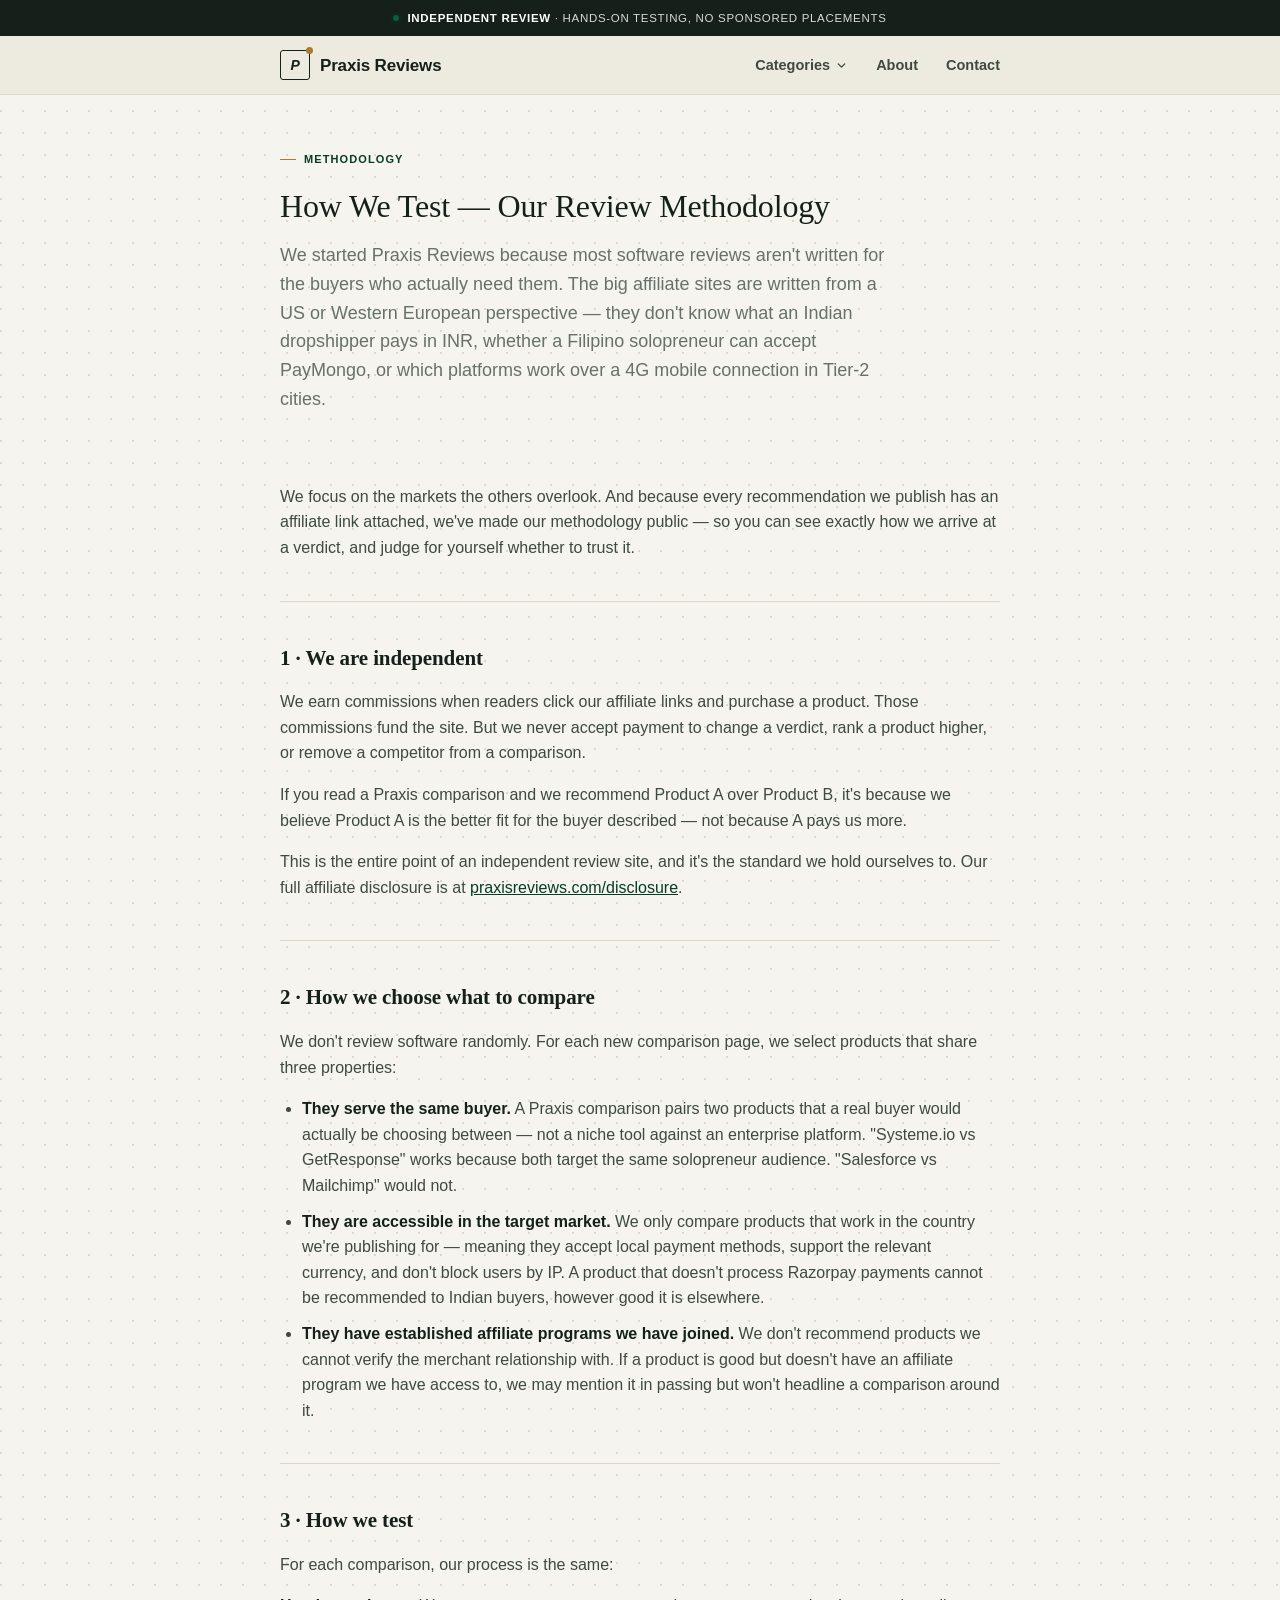
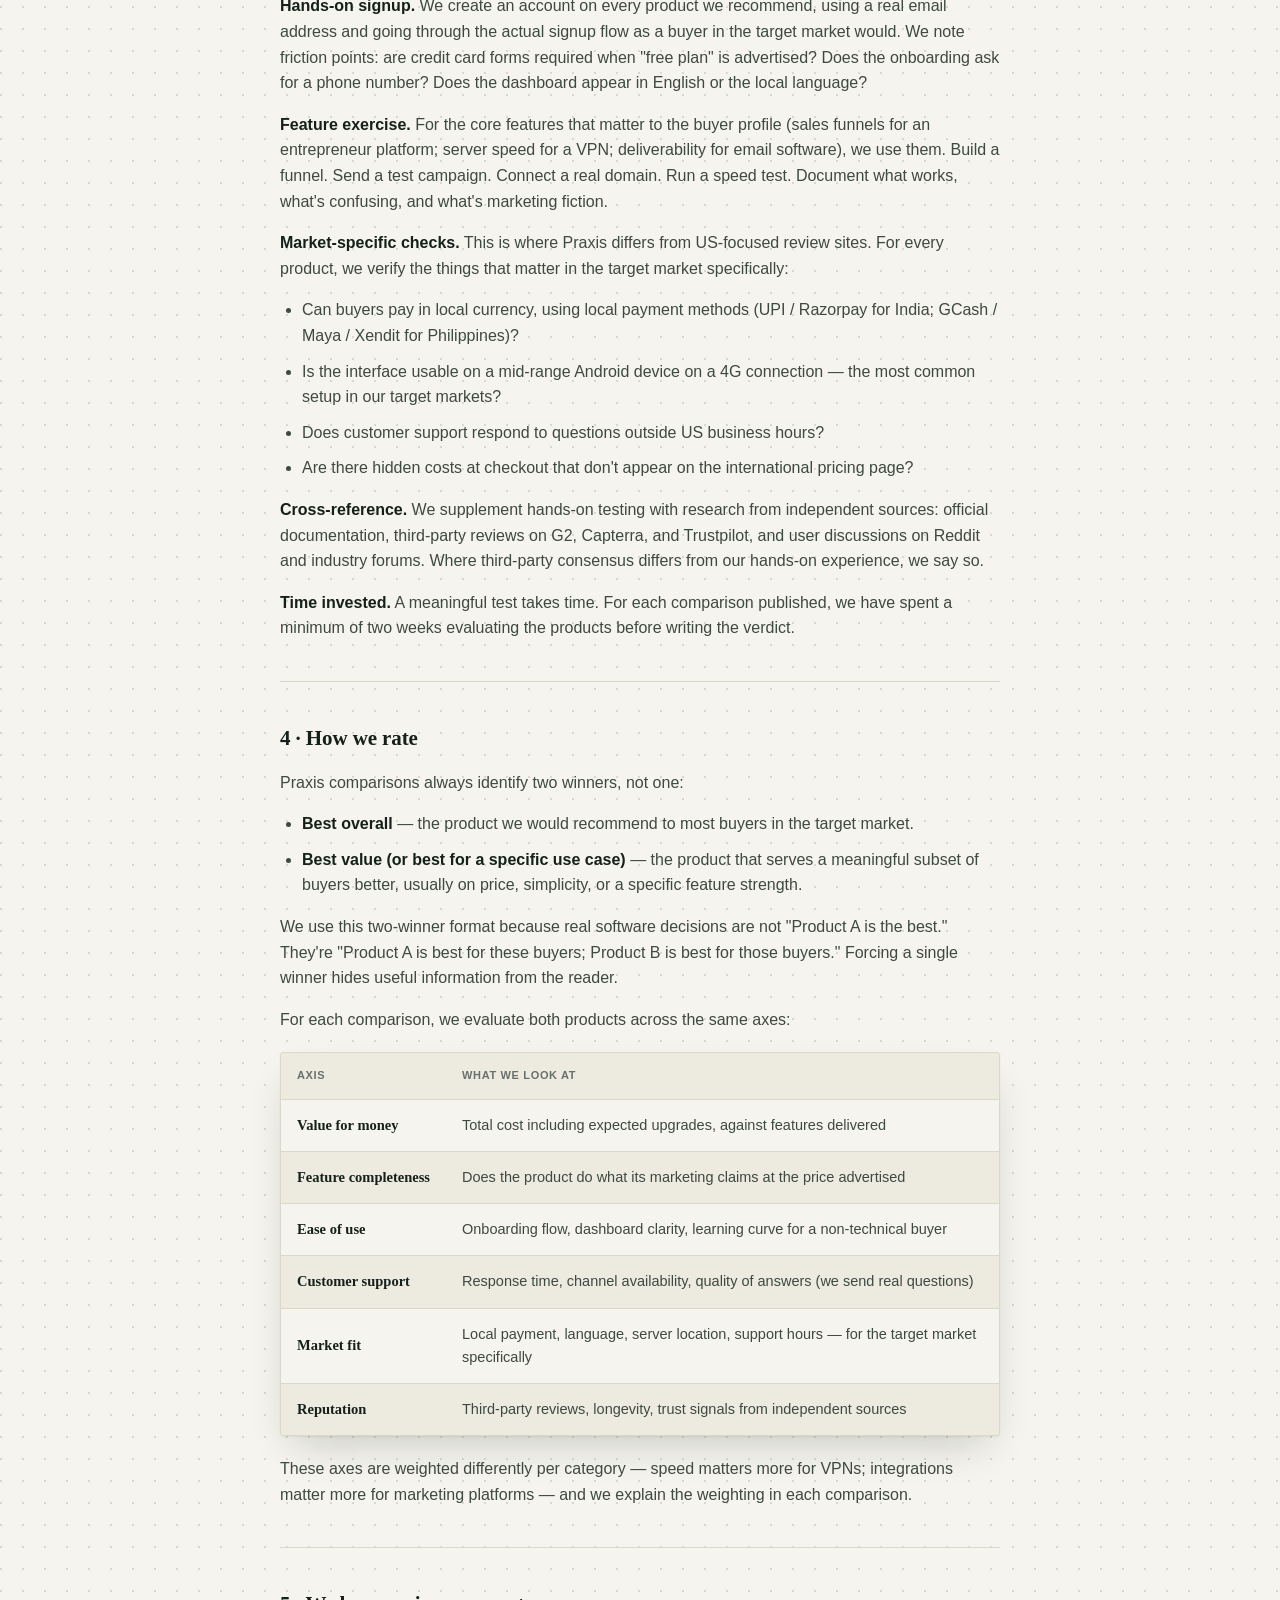
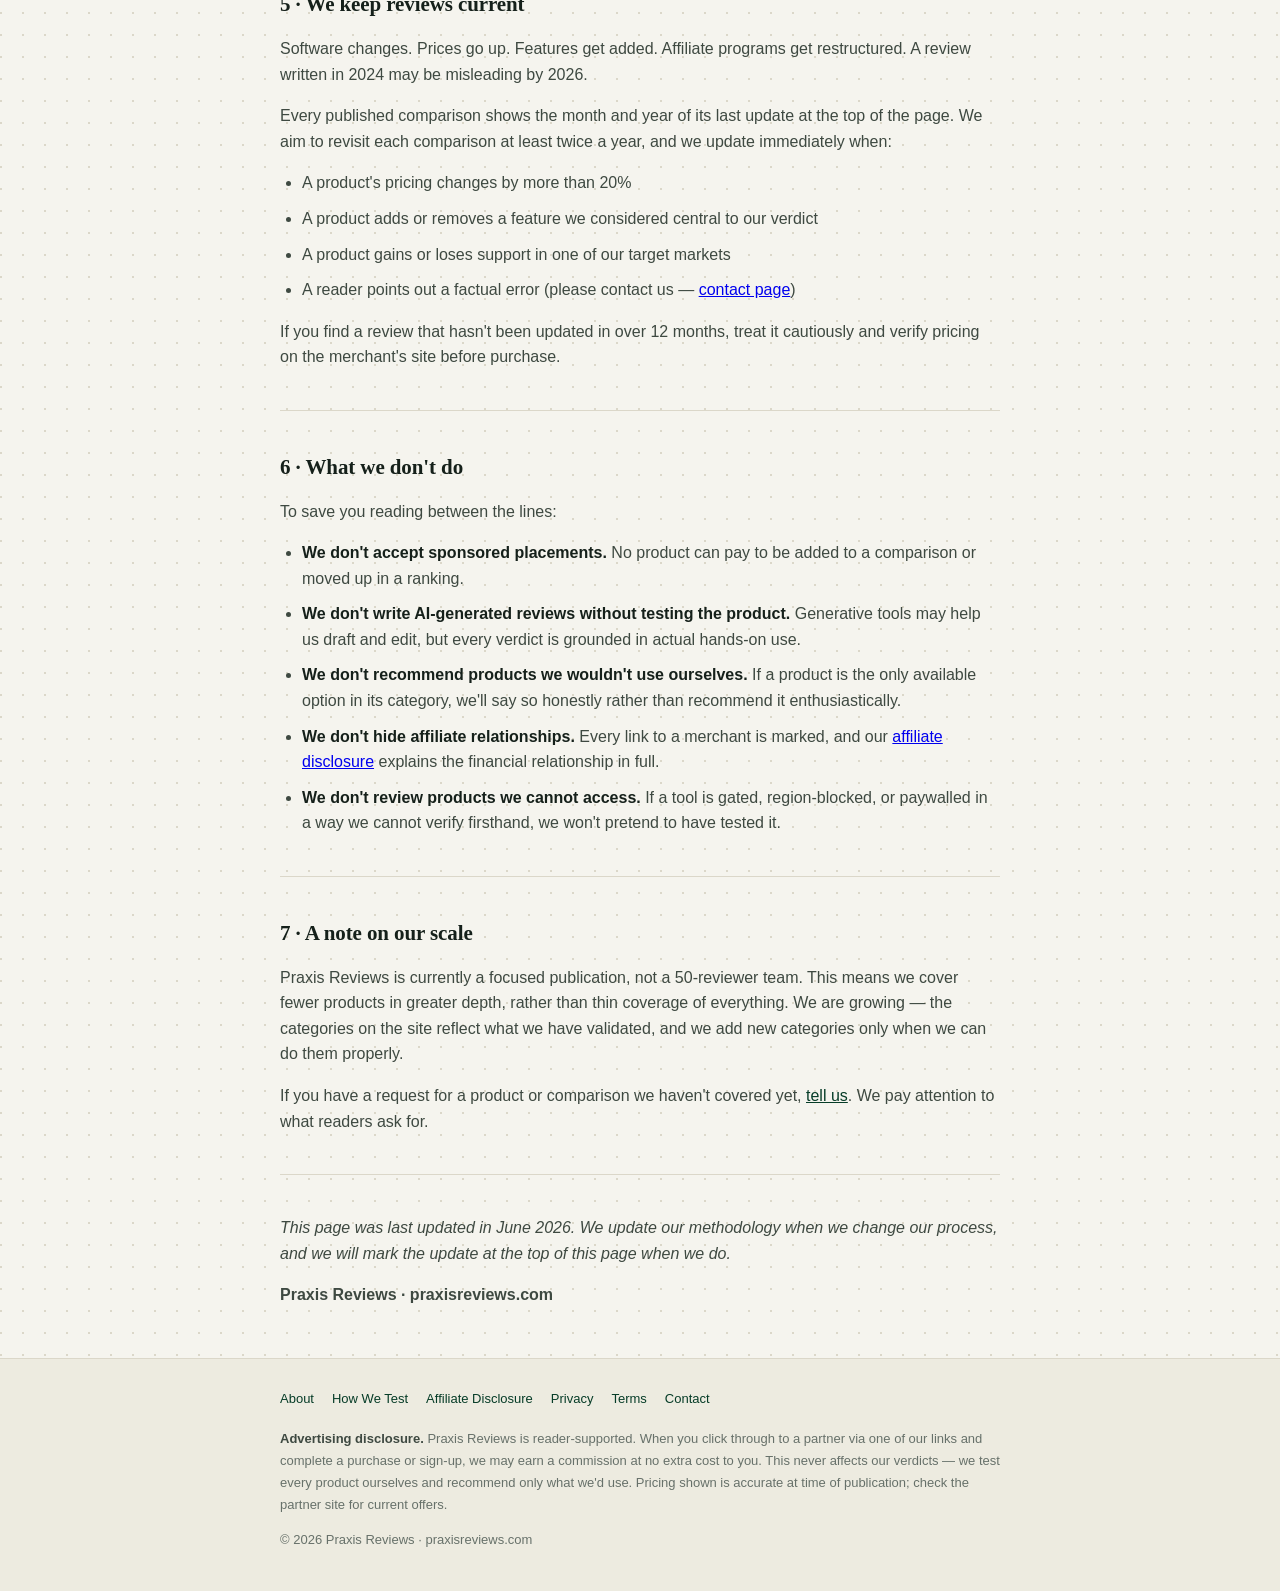
<file: methodology/index.html>
<!DOCTYPE html>
<html lang="en">
<head>
<!-- Google tag (gtag.js) -->
<script async src="https://www.googletagmanager.com/gtag/js?id=G-3X0HXVRNMZ"></script>
<script>
  window.dataLayer = window.dataLayer || [];
  function gtag(){dataLayer.push(arguments);}
  gtag('js', new Date());
  gtag('config', 'G-3X0HXVRNMZ');
</script>
<meta charset="UTF-8">
<meta name="viewport" content="width=device-width, initial-scale=1.0">
<title>How We Test — Praxis Reviews Methodology</title>
<meta name="description" content="How Praxis Reviews tests and rates software for emerging markets — our independence policy, testing process, and rating criteria.">
<style>
  :root{
    --paper:#F5F4EE;
    --panel:#EDEBE0;
    --ink:#15201A;
    --ink-soft:#3E4941;
    --muted:#67716A;
    --teal:#0B5D3B;
    --teal-dark:#063C27;
    --teal-tint:rgba(11,93,59,.08);
    --amber:#A67C2E;
    --white:#EDEBE0;
    --line:#DBD7C9;
    --radius:3px;
    --shadow:0 1px 2px rgba(21,32,26,.06), 0 18px 40px -14px rgba(21,32,26,.22);
  }
  @media (prefers-color-scheme: dark){
    :root{
      --paper:#101915; --panel:#16211B; --ink:#EDEAE0; --ink-soft:#C7C9BD; --muted:#8B9389;
      --teal:#3FA679; --teal-dark:#1F7A52; --teal-tint:rgba(63,166,121,.12);
      --amber:#D9A94A; --white:#16211B; --line:#293530;
      --shadow:0 1px 2px rgba(0,0,0,.3), 0 18px 44px -14px rgba(0,0,0,.6);
    }
  }
  *{box-sizing:border-box;margin:0;padding:0}
  html{scroll-behavior:smooth;-webkit-text-size-adjust:100%}
  body{
    font-family:-apple-system,BlinkMacSystemFont,"Segoe UI",Roboto,Helvetica,Arial,sans-serif;
    color:var(--ink);
    background:
      radial-gradient(circle at 1px 1px, var(--line) 1px, transparent 0) 0 0/22px 22px,
      var(--paper);
    line-height:1.6;
    font-size:17px;-webkit-font-smoothing:antialiased;
  }
  .wrap{max-width:760px;margin:0 auto;padding:0 20px}
  :focus-visible{outline:2px solid var(--teal);outline-offset:3px}

  /* ── Trust bar ── */
  .trustbar{background:var(--ink);color:#D8DAD3;font-size:11.5px;letter-spacing:.06em;text-transform:uppercase}
  @media (prefers-color-scheme: dark){ .trustbar{background:#080D0A} }
  .trustbar .wrap{display:flex;align-items:center;justify-content:center;gap:8px;padding:9px 20px;text-align:center}
  .trustbar strong{color:#fff;font-weight:600}
  .dot{width:6px;height:6px;border-radius:50%;background:var(--teal);flex-shrink:0;box-shadow:0 0 0 3px var(--teal-tint)}

  /* ── Masthead (nav injected by /assets/header.js) ── */
  .logo{display:flex;align-items:center;gap:10px;font-weight:600;font-size:17px;letter-spacing:-.01em;color:var(--ink);text-decoration:none}
  .logo .mark{width:30px;height:30px;border:1.5px solid var(--ink);border-radius:var(--radius);color:var(--ink);display:flex;align-items:center;justify-content:center;font-weight:600;font-size:14px;font-style:italic;position:relative}
  .logo .mark::after{content:"";position:absolute;top:-4px;right:-4px;width:7px;height:7px;background:var(--amber);border-radius:50%}

  /* ── Hero ── */
  .hero{padding:46px 0 30px;text-align:left}
  .eyebrow{display:inline-flex;align-items:center;gap:8px;font-size:11px;font-weight:600;letter-spacing:.1em;text-transform:uppercase;color:var(--teal-dark);margin-bottom:18px}
  @media (prefers-color-scheme: dark){ .eyebrow{color:var(--teal)} }
  .eyebrow::before{content:"";width:16px;height:1px;background:var(--amber)}
  h1{font-family:"Iowan Old Style","Palatino Linotype",Palatino,"URW Palladio L","Book Antiqua",Georgia,serif;font-weight:500;font-size:32px;line-height:1.2;letter-spacing:-.005em;margin-bottom:16px}
  .standfirst{font-size:18px;color:var(--muted);max-width:62ch}

  /* ── Body copy ── */
  .sec{margin:40px 0}
  .sec > h2{font-family:"Iowan Old Style","Palatino Linotype",Palatino,Georgia,serif;font-size:21px;font-weight:600;letter-spacing:-.005em;margin-bottom:14px;color:var(--ink)}
  .sec p{color:var(--ink-soft);font-size:16px;margin-bottom:16px}
  .sec p:last-child{margin-bottom:0}
  .sec p a{color:var(--teal-dark)}
  @media (prefers-color-scheme: dark){ .sec p a{color:var(--teal)} }
  .sec ul{margin:0 0 16px;padding-left:22px;display:grid;gap:10px}
  .sec ul:last-child{margin-bottom:0}
  .sec li{color:var(--ink-soft);font-size:16px}
  .sec li b{color:var(--ink)}
  .sec strong{color:var(--ink)}
  hr{border:none;border-top:1px solid var(--line);margin:0}

  /* ── Axes table ── */
  .tablewrap{border:1px solid var(--line);border-radius:var(--radius);overflow:hidden;box-shadow:var(--shadow);background:var(--panel);overflow-x:auto;margin:20px 0}
  table{width:100%;border-collapse:collapse;font-size:14.5px;font-variant-numeric:tabular-nums}
  th,td{padding:14px 16px;text-align:left;border-bottom:1px solid var(--line)}
  thead th{background:var(--panel);font-size:11px;letter-spacing:.06em;text-transform:uppercase;color:var(--muted);font-weight:700}
  tbody td{background:var(--paper)}
  tbody td:first-child{color:var(--ink);font-weight:600;white-space:nowrap;font-family:"Iowan Old Style","Palatino Linotype",Palatino,Georgia,serif}
  tbody td:last-child{color:var(--ink-soft)}
  tbody tr:last-child td{border-bottom:none}
  tbody tr:nth-child(even) td{background:var(--panel)}

  /* ── Closing note ── */
  .closing{font-size:14px;color:var(--muted);font-style:italic;margin-bottom:8px}
  .closing:last-of-type{font-style:normal;font-weight:600;color:var(--ink-soft)}

  /* ── Footer / disclaimer ── */
  footer{border-top:1px solid var(--line);background:var(--panel);margin-top:50px;padding:30px 0 40px}
  .foot-meta{display:flex;flex-wrap:wrap;gap:6px 18px;font-size:13px;color:var(--muted);margin-bottom:18px}
  .foot-meta a{color:var(--teal-dark);text-decoration:none}
  @media (prefers-color-scheme: dark){ .foot-meta a{color:var(--teal)} }
  .disclaimer{font-size:13px;color:var(--muted);line-height:1.7;margin-bottom:14px}
  .disclaimer b{color:var(--ink-soft)}
  .copyright{font-size:13px;color:var(--muted)}

  /* ── Responsive ── */
  @media (max-width:600px){
    body{font-size:16px}
    h1{font-size:25px}
    .standfirst{font-size:16.5px}
    .hero{padding:34px 0 24px}
    .sec > h2{font-size:19px}
    th,td{padding:12px 12px;font-size:13.5px}
    thead th{font-size:10.5px}
    .trustbar .wrap{font-size:12px}
  }
</style>
</head>
<body>

<!-- TRUST BAR -->
<div class="trustbar">
  <div class="wrap">
    <span class="dot"></span>
    <span><strong>Independent review</strong> · Hands-on testing, no sponsored placements</span>
  </div>
</div>

<!-- MASTHEAD -->
<div id="site-header"></div>

<div class="wrap">

  <!-- HERO -->
  <section class="hero">
    <span class="eyebrow">Methodology</span>
    <h1>How We Test — Our Review Methodology</h1>
    <p class="standfirst">We started Praxis Reviews because most software reviews aren't written for the buyers who actually need them. The big affiliate sites are written from a US or Western European perspective — they don't know what an Indian dropshipper pays in INR, whether a Filipino solopreneur can accept PayMongo, or which platforms work over a 4G mobile connection in Tier-2 cities.</p>
  </section>

  <section class="sec">
    <p>We focus on the markets the others overlook. And because every recommendation we publish has an affiliate link attached, we've made our methodology public — so you can see exactly how we arrive at a verdict, and judge for yourself whether to trust it.</p>
  </section>

  <hr>

  <section class="sec">
    <h2>1 · We are independent</h2>
    <p>We earn commissions when readers click our affiliate links and purchase a product. Those commissions fund the site. But we never accept payment to change a verdict, rank a product higher, or remove a competitor from a comparison.</p>
    <p>If you read a Praxis comparison and we recommend Product A over Product B, it's because we believe Product A is the better fit for the buyer described — not because A pays us more.</p>
    <p>This is the entire point of an independent review site, and it's the standard we hold ourselves to. Our full affiliate disclosure is at <a href="/disclosure">praxisreviews.com/disclosure</a>.</p>
  </section>

  <hr>

  <section class="sec">
    <h2>2 · How we choose what to compare</h2>
    <p>We don't review software randomly. For each new comparison page, we select products that share three properties:</p>
    <ul>
      <li><b>They serve the same buyer.</b> A Praxis comparison pairs two products that a real buyer would actually be choosing between — not a niche tool against an enterprise platform. "Systeme.io vs GetResponse" works because both target the same solopreneur audience. "Salesforce vs Mailchimp" would not.</li>
      <li><b>They are accessible in the target market.</b> We only compare products that work in the country we're publishing for — meaning they accept local payment methods, support the relevant currency, and don't block users by IP. A product that doesn't process Razorpay payments cannot be recommended to Indian buyers, however good it is elsewhere.</li>
      <li><b>They have established affiliate programs we have joined.</b> We don't recommend products we cannot verify the merchant relationship with. If a product is good but doesn't have an affiliate program we have access to, we may mention it in passing but won't headline a comparison around it.</li>
    </ul>
  </section>

  <hr>

  <section class="sec">
    <h2>3 · How we test</h2>
    <p>For each comparison, our process is the same:</p>
    <p><strong>Hands-on signup.</strong> We create an account on every product we recommend, using a real email address and going through the actual signup flow as a buyer in the target market would. We note friction points: are credit card forms required when "free plan" is advertised? Does the onboarding ask for a phone number? Does the dashboard appear in English or the local language?</p>
    <p><strong>Feature exercise.</strong> For the core features that matter to the buyer profile (sales funnels for an entrepreneur platform; server speed for a VPN; deliverability for email software), we use them. Build a funnel. Send a test campaign. Connect a real domain. Run a speed test. Document what works, what's confusing, and what's marketing fiction.</p>
    <p><strong>Market-specific checks.</strong> This is where Praxis differs from US-focused review sites. For every product, we verify the things that matter in the target market specifically:</p>
    <ul>
      <li>Can buyers pay in local currency, using local payment methods (UPI / Razorpay for India; GCash / Maya / Xendit for Philippines)?</li>
      <li>Is the interface usable on a mid-range Android device on a 4G connection — the most common setup in our target markets?</li>
      <li>Does customer support respond to questions outside US business hours?</li>
      <li>Are there hidden costs at checkout that don't appear on the international pricing page?</li>
    </ul>
    <p><strong>Cross-reference.</strong> We supplement hands-on testing with research from independent sources: official documentation, third-party reviews on G2, Capterra, and Trustpilot, and user discussions on Reddit and industry forums. Where third-party consensus differs from our hands-on experience, we say so.</p>
    <p><strong>Time invested.</strong> A meaningful test takes time. For each comparison published, we have spent a minimum of two weeks evaluating the products before writing the verdict.</p>
  </section>

  <hr>

  <section class="sec">
    <h2>4 · How we rate</h2>
    <p>Praxis comparisons always identify two winners, not one:</p>
    <ul>
      <li><b>Best overall</b> — the product we would recommend to most buyers in the target market.</li>
      <li><b>Best value (or best for a specific use case)</b> — the product that serves a meaningful subset of buyers better, usually on price, simplicity, or a specific feature strength.</li>
    </ul>
    <p>We use this two-winner format because real software decisions are not "Product A is the best." They're "Product A is best for these buyers; Product B is best for those buyers." Forcing a single winner hides useful information from the reader.</p>
    <p>For each comparison, we evaluate both products across the same axes:</p>
    <div class="tablewrap">
      <table>
        <thead>
          <tr><th>Axis</th><th>What we look at</th></tr>
        </thead>
        <tbody>
          <tr><td>Value for money</td><td>Total cost including expected upgrades, against features delivered</td></tr>
          <tr><td>Feature completeness</td><td>Does the product do what its marketing claims at the price advertised</td></tr>
          <tr><td>Ease of use</td><td>Onboarding flow, dashboard clarity, learning curve for a non-technical buyer</td></tr>
          <tr><td>Customer support</td><td>Response time, channel availability, quality of answers (we send real questions)</td></tr>
          <tr><td>Market fit</td><td>Local payment, language, server location, support hours — for the target market specifically</td></tr>
          <tr><td>Reputation</td><td>Third-party reviews, longevity, trust signals from independent sources</td></tr>
        </tbody>
      </table>
    </div>
    <p>These axes are weighted differently per category — speed matters more for VPNs; integrations matter more for marketing platforms — and we explain the weighting in each comparison.</p>
  </section>

  <hr>

  <section class="sec">
    <h2>5 · We keep reviews current</h2>
    <p>Software changes. Prices go up. Features get added. Affiliate programs get restructured. A review written in 2024 may be misleading by 2026.</p>
    <p>Every published comparison shows the month and year of its last update at the top of the page. We aim to revisit each comparison at least twice a year, and we update immediately when:</p>
    <ul>
      <li>A product's pricing changes by more than 20%</li>
      <li>A product adds or removes a feature we considered central to our verdict</li>
      <li>A product gains or loses support in one of our target markets</li>
      <li>A reader points out a factual error (please contact us — <a href="/contact">contact page</a>)</li>
    </ul>
    <p>If you find a review that hasn't been updated in over 12 months, treat it cautiously and verify pricing on the merchant's site before purchase.</p>
  </section>

  <hr>

  <section class="sec">
    <h2>6 · What we don't do</h2>
    <p>To save you reading between the lines:</p>
    <ul>
      <li><b>We don't accept sponsored placements.</b> No product can pay to be added to a comparison or moved up in a ranking.</li>
      <li><b>We don't write AI-generated reviews without testing the product.</b> Generative tools may help us draft and edit, but every verdict is grounded in actual hands-on use.</li>
      <li><b>We don't recommend products we wouldn't use ourselves.</b> If a product is the only available option in its category, we'll say so honestly rather than recommend it enthusiastically.</li>
      <li><b>We don't hide affiliate relationships.</b> Every link to a merchant is marked, and our <a href="/disclosure">affiliate disclosure</a> explains the financial relationship in full.</li>
      <li><b>We don't review products we cannot access.</b> If a tool is gated, region-blocked, or paywalled in a way we cannot verify firsthand, we won't pretend to have tested it.</li>
    </ul>
  </section>

  <hr>

  <section class="sec">
    <h2>7 · A note on our scale</h2>
    <p>Praxis Reviews is currently a focused publication, not a 50-reviewer team. This means we cover fewer products in greater depth, rather than thin coverage of everything. We are growing — the categories on the site reflect what we have validated, and we add new categories only when we can do them properly.</p>
    <p>If you have a request for a product or comparison we haven't covered yet, <a href="/contact">tell us</a>. We pay attention to what readers ask for.</p>
  </section>

  <hr>

  <section class="sec">
    <p class="closing">This page was last updated in June 2026. We update our methodology when we change our process, and we will mark the update at the top of this page when we do.</p>
    <p class="closing">Praxis Reviews · praxisreviews.com</p>
  </section>

</div>

<!-- FOOTER -->
<footer>
  <div class="wrap">
    <div class="foot-meta">
      <a href="/about">About</a>
      <a href="/methodology">How We Test</a>
      <a href="/disclosure">Affiliate Disclosure</a>
      <a href="/privacy">Privacy</a>
      <a href="/terms">Terms</a>
      <a href="/contact">Contact</a>
    </div>
    <p class="disclaimer">
      <b>Advertising disclosure.</b> Praxis Reviews is reader-supported. When you click through to a partner via one of our links and complete a purchase or sign-up, we may earn a commission at no extra cost to you. This never affects our verdicts — we test every product ourselves and recommend only what we'd use. Pricing shown is accurate at time of publication; check the partner site for current offers.
    </p>
    <p class="copyright">© 2026 Praxis Reviews · praxisreviews.com</p>
  </div>
</footer>

<script src="/assets/header.js" defer></script>
</body>
</html>
</file>
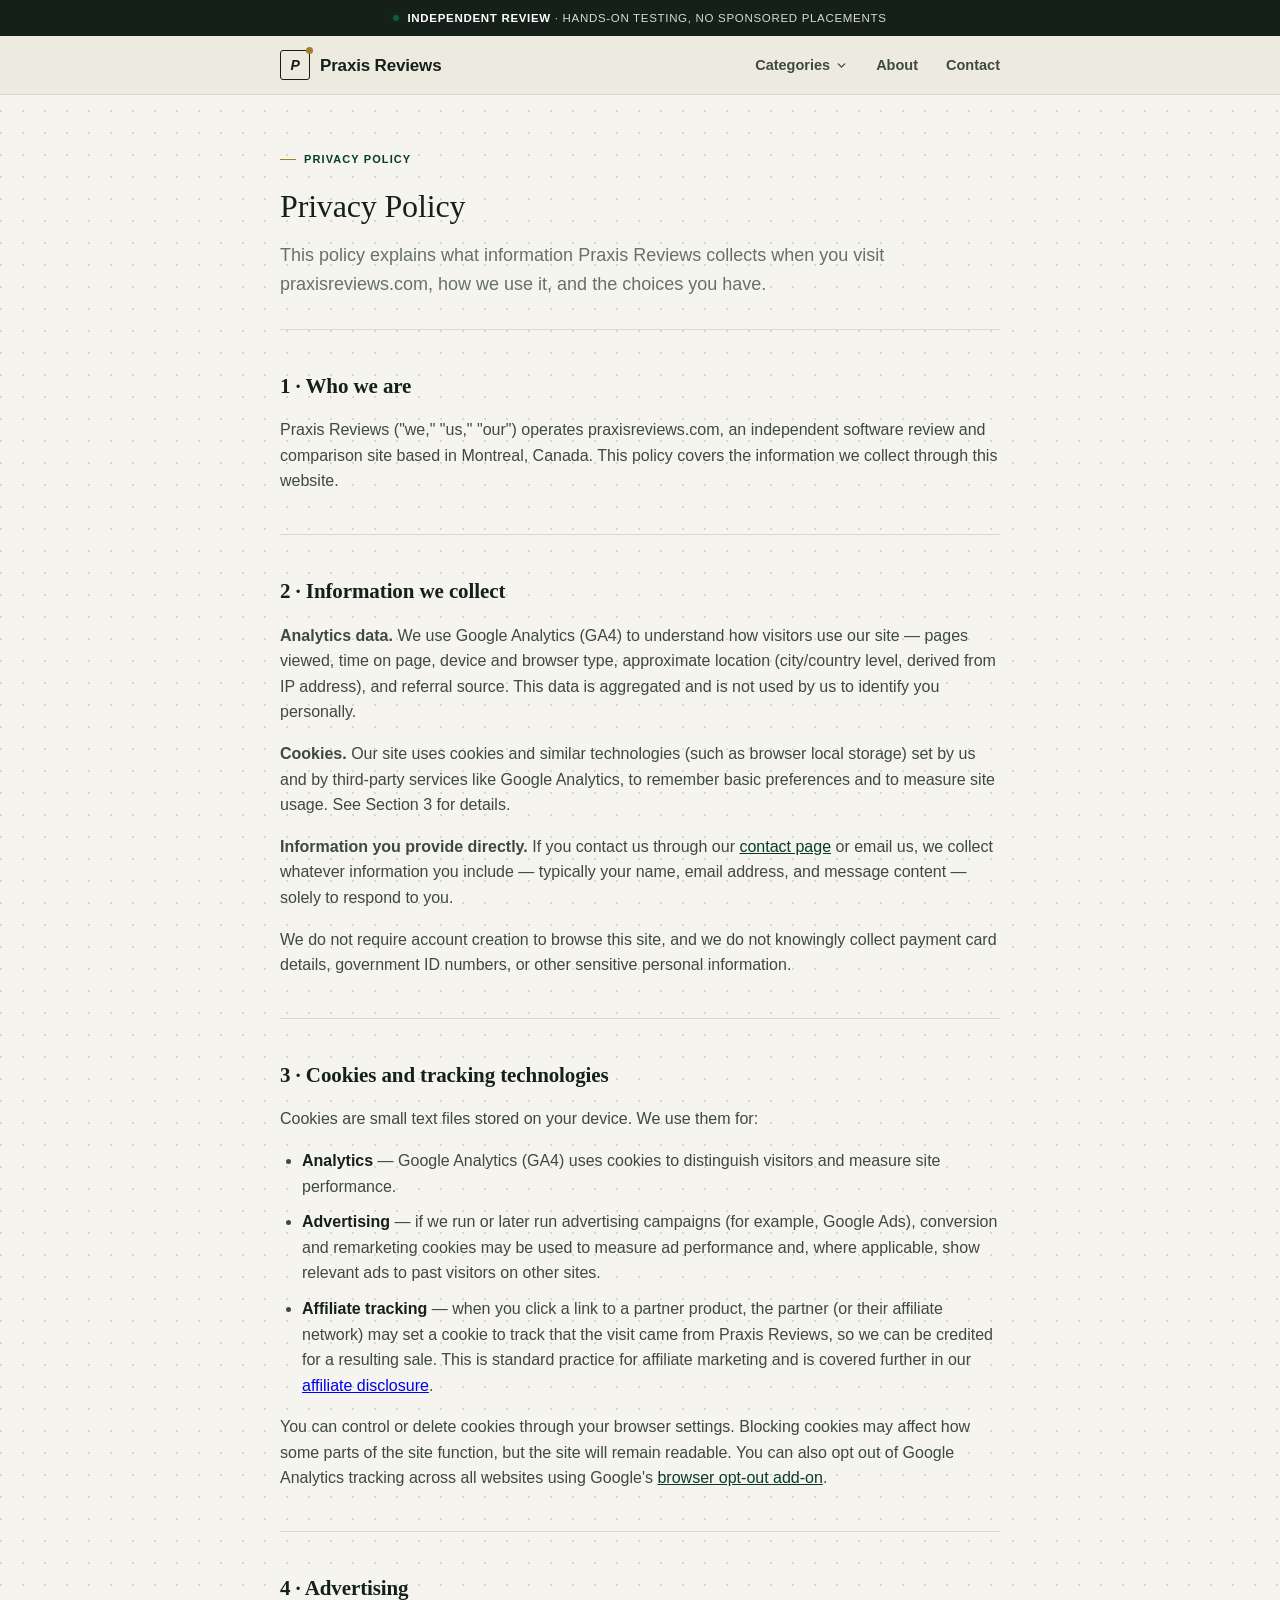
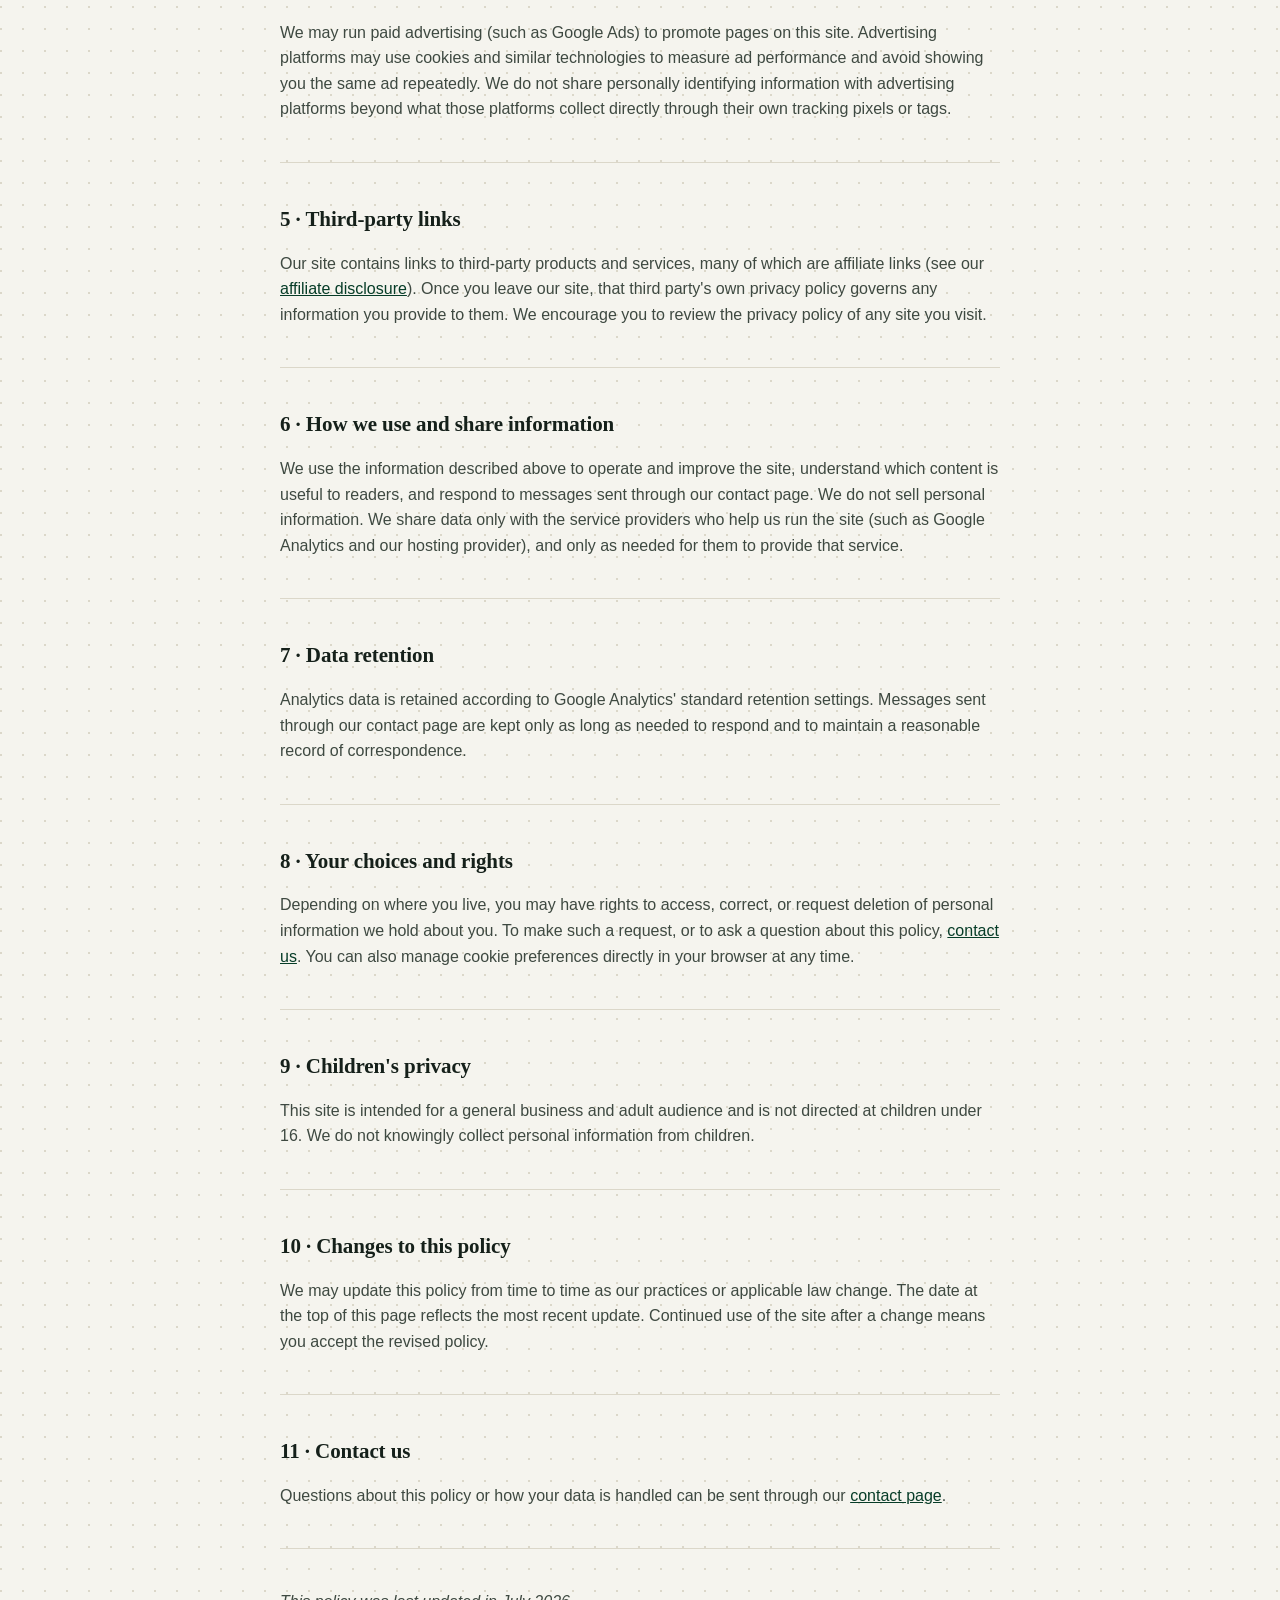
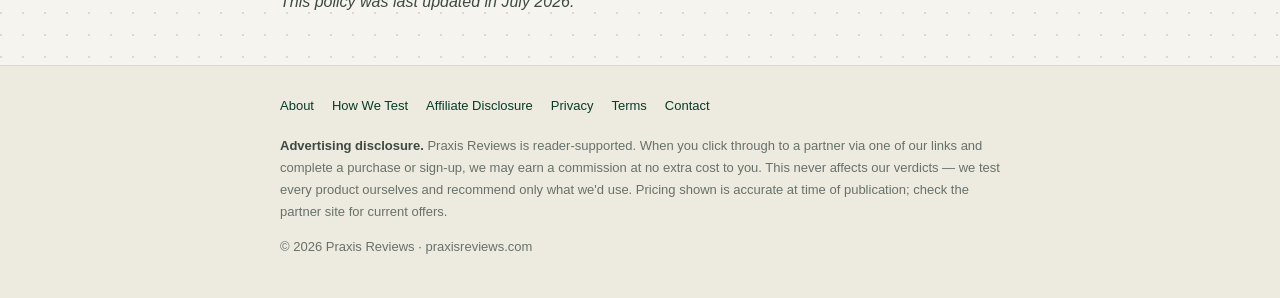
<file: privacy/index.html>
<!DOCTYPE html>
<html lang="en">
<head>
<!-- Google tag (gtag.js) -->
<script async src="https://www.googletagmanager.com/gtag/js?id=G-3X0HXVRNMZ"></script>
<script>
  window.dataLayer = window.dataLayer || [];
  function gtag(){dataLayer.push(arguments);}
  gtag('js', new Date());
  gtag('config', 'G-3X0HXVRNMZ');
</script>
<meta charset="UTF-8">
<meta name="viewport" content="width=device-width, initial-scale=1.0">
<title>Privacy Policy — Praxis Reviews</title>
<meta name="description" content="Praxis Reviews' privacy policy: what data we collect, how Google Analytics and cookies are used, and your choices.">
<style>
  :root{
    --paper:#F5F4EE;
    --panel:#EDEBE0;
    --ink:#15201A;
    --ink-soft:#3E4941;
    --muted:#67716A;
    --teal:#0B5D3B;
    --teal-dark:#063C27;
    --teal-tint:rgba(11,93,59,.08);
    --amber:#A67C2E;
    --white:#EDEBE0;
    --line:#DBD7C9;
    --radius:3px;
    --shadow:0 1px 2px rgba(21,32,26,.06), 0 18px 40px -14px rgba(21,32,26,.22);
  }
  @media (prefers-color-scheme: dark){
    :root{
      --paper:#101915; --panel:#16211B; --ink:#EDEAE0; --ink-soft:#C7C9BD; --muted:#8B9389;
      --teal:#3FA679; --teal-dark:#1F7A52; --teal-tint:rgba(63,166,121,.12);
      --amber:#D9A94A; --white:#16211B; --line:#293530;
      --shadow:0 1px 2px rgba(0,0,0,.3), 0 18px 44px -14px rgba(0,0,0,.6);
    }
  }
  *{box-sizing:border-box;margin:0;padding:0}
  html{scroll-behavior:smooth;-webkit-text-size-adjust:100%}
  body{
    font-family:-apple-system,BlinkMacSystemFont,"Segoe UI",Roboto,Helvetica,Arial,sans-serif;
    color:var(--ink);
    background:
      radial-gradient(circle at 1px 1px, var(--line) 1px, transparent 0) 0 0/22px 22px,
      var(--paper);
    line-height:1.6;
    font-size:17px;-webkit-font-smoothing:antialiased;
  }
  .wrap{max-width:760px;margin:0 auto;padding:0 20px}
  :focus-visible{outline:2px solid var(--teal);outline-offset:3px}

  /* ── Trust bar ── */
  .trustbar{background:var(--ink);color:#D8DAD3;font-size:11.5px;letter-spacing:.06em;text-transform:uppercase}
  @media (prefers-color-scheme: dark){ .trustbar{background:#080D0A} }
  .trustbar .wrap{display:flex;align-items:center;justify-content:center;gap:8px;padding:9px 20px;text-align:center}
  .trustbar strong{color:#fff;font-weight:600}
  .dot{width:6px;height:6px;border-radius:50%;background:var(--teal);flex-shrink:0;box-shadow:0 0 0 3px var(--teal-tint)}

  /* ── Masthead (nav injected by /assets/header.js) ── */
  .logo{display:flex;align-items:center;gap:10px;font-weight:600;font-size:17px;letter-spacing:-.01em;color:var(--ink);text-decoration:none}
  .logo .mark{width:30px;height:30px;border:1.5px solid var(--ink);border-radius:var(--radius);color:var(--ink);display:flex;align-items:center;justify-content:center;font-weight:600;font-size:14px;font-style:italic;position:relative}
  .logo .mark::after{content:"";position:absolute;top:-4px;right:-4px;width:7px;height:7px;background:var(--amber);border-radius:50%}

  /* ── Hero ── */
  .hero{padding:46px 0 30px;text-align:left}
  .eyebrow{display:inline-flex;align-items:center;gap:8px;font-size:11px;font-weight:600;letter-spacing:.1em;text-transform:uppercase;color:var(--teal-dark);margin-bottom:18px}
  @media (prefers-color-scheme: dark){ .eyebrow{color:var(--teal)} }
  .eyebrow::before{content:"";width:16px;height:1px;background:var(--amber)}
  h1{font-family:"Iowan Old Style","Palatino Linotype",Palatino,"URW Palladio L","Book Antiqua",Georgia,serif;font-weight:500;font-size:32px;line-height:1.2;letter-spacing:-.005em;margin-bottom:16px}
  .standfirst{font-size:18px;color:var(--muted);max-width:62ch}

  /* ── Body copy ── */
  .sec{margin:40px 0}
  .sec > h2{font-family:"Iowan Old Style","Palatino Linotype",Palatino,Georgia,serif;font-size:21px;font-weight:600;letter-spacing:-.005em;margin-bottom:14px;color:var(--ink)}
  .sec p{color:var(--ink-soft);font-size:16px;margin-bottom:16px}
  .sec p:last-child{margin-bottom:0}
  .sec p a{color:var(--teal-dark)}
  @media (prefers-color-scheme: dark){ .sec p a{color:var(--teal)} }
  .sec ul{margin:0 0 16px;padding-left:22px;display:grid;gap:10px}
  .sec ul:last-child{margin-bottom:0}
  .sec li{color:var(--ink-soft);font-size:16px}
  .sec li b{color:var(--ink)}
  hr{border:none;border-top:1px solid var(--line);margin:0}
  .closing{font-size:14px;color:var(--muted);font-style:italic}

  /* ── Footer / disclaimer ── */
  footer{border-top:1px solid var(--line);background:var(--panel);margin-top:50px;padding:30px 0 40px}
  .foot-meta{display:flex;flex-wrap:wrap;gap:6px 18px;font-size:13px;color:var(--muted);margin-bottom:18px}
  .foot-meta a{color:var(--teal-dark);text-decoration:none}
  @media (prefers-color-scheme: dark){ .foot-meta a{color:var(--teal)} }
  .disclaimer{font-size:13px;color:var(--muted);line-height:1.7;margin-bottom:14px}
  .disclaimer b{color:var(--ink-soft)}
  .copyright{font-size:13px;color:var(--muted)}

  /* ── Responsive ── */
  @media (max-width:600px){
    body{font-size:16px}
    h1{font-size:25px}
    .standfirst{font-size:16.5px}
    .hero{padding:34px 0 24px}
    .sec > h2{font-size:19px}
    .trustbar .wrap{font-size:12px}
  }
</style>
</head>
<body>

<!-- TRUST BAR -->
<div class="trustbar">
  <div class="wrap">
    <span class="dot"></span>
    <span><strong>Independent review</strong> · Hands-on testing, no sponsored placements</span>
  </div>
</div>

<!-- MASTHEAD -->
<div id="site-header"></div>

<div class="wrap">

  <!-- HERO -->
  <section class="hero">
    <span class="eyebrow">Privacy Policy</span>
    <h1>Privacy Policy</h1>
    <p class="standfirst">This policy explains what information Praxis Reviews collects when you visit praxisreviews.com, how we use it, and the choices you have.</p>
  </section>

  <hr>

  <section class="sec">
    <h2>1 · Who we are</h2>
    <p>Praxis Reviews ("we," "us," "our") operates praxisreviews.com, an independent software review and comparison site based in Montreal, Canada. This policy covers the information we collect through this website.</p>
  </section>

  <hr>

  <section class="sec">
    <h2>2 · Information we collect</h2>
    <p><strong>Analytics data.</strong> We use Google Analytics (GA4) to understand how visitors use our site — pages viewed, time on page, device and browser type, approximate location (city/country level, derived from IP address), and referral source. This data is aggregated and is not used by us to identify you personally.</p>
    <p><strong>Cookies.</strong> Our site uses cookies and similar technologies (such as browser local storage) set by us and by third-party services like Google Analytics, to remember basic preferences and to measure site usage. See Section 3 for details.</p>
    <p><strong>Information you provide directly.</strong> If you contact us through our <a href="/contact">contact page</a> or email us, we collect whatever information you include — typically your name, email address, and message content — solely to respond to you.</p>
    <p>We do not require account creation to browse this site, and we do not knowingly collect payment card details, government ID numbers, or other sensitive personal information.</p>
  </section>

  <hr>

  <section class="sec">
    <h2>3 · Cookies and tracking technologies</h2>
    <p>Cookies are small text files stored on your device. We use them for:</p>
    <ul>
      <li><b>Analytics</b> — Google Analytics (GA4) uses cookies to distinguish visitors and measure site performance.</li>
      <li><b>Advertising</b> — if we run or later run advertising campaigns (for example, Google Ads), conversion and remarketing cookies may be used to measure ad performance and, where applicable, show relevant ads to past visitors on other sites.</li>
      <li><b>Affiliate tracking</b> — when you click a link to a partner product, the partner (or their affiliate network) may set a cookie to track that the visit came from Praxis Reviews, so we can be credited for a resulting sale. This is standard practice for affiliate marketing and is covered further in our <a href="/disclosure">affiliate disclosure</a>.</li>
    </ul>
    <p>You can control or delete cookies through your browser settings. Blocking cookies may affect how some parts of the site function, but the site will remain readable. You can also opt out of Google Analytics tracking across all websites using Google's <a href="https://tools.google.com/dlpage/gaoptout" rel="nofollow">browser opt-out add-on</a>.</p>
  </section>

  <hr>

  <section class="sec">
    <h2>4 · Advertising</h2>
    <p>We may run paid advertising (such as Google Ads) to promote pages on this site. Advertising platforms may use cookies and similar technologies to measure ad performance and avoid showing you the same ad repeatedly. We do not share personally identifying information with advertising platforms beyond what those platforms collect directly through their own tracking pixels or tags.</p>
  </section>

  <hr>

  <section class="sec">
    <h2>5 · Third-party links</h2>
    <p>Our site contains links to third-party products and services, many of which are affiliate links (see our <a href="/disclosure">affiliate disclosure</a>). Once you leave our site, that third party's own privacy policy governs any information you provide to them. We encourage you to review the privacy policy of any site you visit.</p>
  </section>

  <hr>

  <section class="sec">
    <h2>6 · How we use and share information</h2>
    <p>We use the information described above to operate and improve the site, understand which content is useful to readers, and respond to messages sent through our contact page. We do not sell personal information. We share data only with the service providers who help us run the site (such as Google Analytics and our hosting provider), and only as needed for them to provide that service.</p>
  </section>

  <hr>

  <section class="sec">
    <h2>7 · Data retention</h2>
    <p>Analytics data is retained according to Google Analytics' standard retention settings. Messages sent through our contact page are kept only as long as needed to respond and to maintain a reasonable record of correspondence.</p>
  </section>

  <hr>

  <section class="sec">
    <h2>8 · Your choices and rights</h2>
    <p>Depending on where you live, you may have rights to access, correct, or request deletion of personal information we hold about you. To make such a request, or to ask a question about this policy, <a href="/contact">contact us</a>. You can also manage cookie preferences directly in your browser at any time.</p>
  </section>

  <hr>

  <section class="sec">
    <h2>9 · Children's privacy</h2>
    <p>This site is intended for a general business and adult audience and is not directed at children under 16. We do not knowingly collect personal information from children.</p>
  </section>

  <hr>

  <section class="sec">
    <h2>10 · Changes to this policy</h2>
    <p>We may update this policy from time to time as our practices or applicable law change. The date at the top of this page reflects the most recent update. Continued use of the site after a change means you accept the revised policy.</p>
  </section>

  <hr>

  <section class="sec">
    <h2>11 · Contact us</h2>
    <p>Questions about this policy or how your data is handled can be sent through our <a href="/contact">contact page</a>.</p>
  </section>

  <hr>

  <section class="sec">
    <p class="closing">This policy was last updated in July 2026.</p>
  </section>

</div>

<!-- FOOTER -->
<footer>
  <div class="wrap">
    <div class="foot-meta">
      <a href="/about">About</a>
      <a href="/methodology">How We Test</a>
      <a href="/disclosure">Affiliate Disclosure</a>
      <a href="/privacy">Privacy</a>
      <a href="/terms">Terms</a>
      <a href="/contact">Contact</a>
    </div>
    <p class="disclaimer">
      <b>Advertising disclosure.</b> Praxis Reviews is reader-supported. When you click through to a partner via one of our links and complete a purchase or sign-up, we may earn a commission at no extra cost to you. This never affects our verdicts — we test every product ourselves and recommend only what we'd use. Pricing shown is accurate at time of publication; check the partner site for current offers.
    </p>
    <p class="copyright">© 2026 Praxis Reviews · praxisreviews.com</p>
  </div>
</footer>

<script src="/assets/header.js" defer></script>
</body>
</html>
</file>
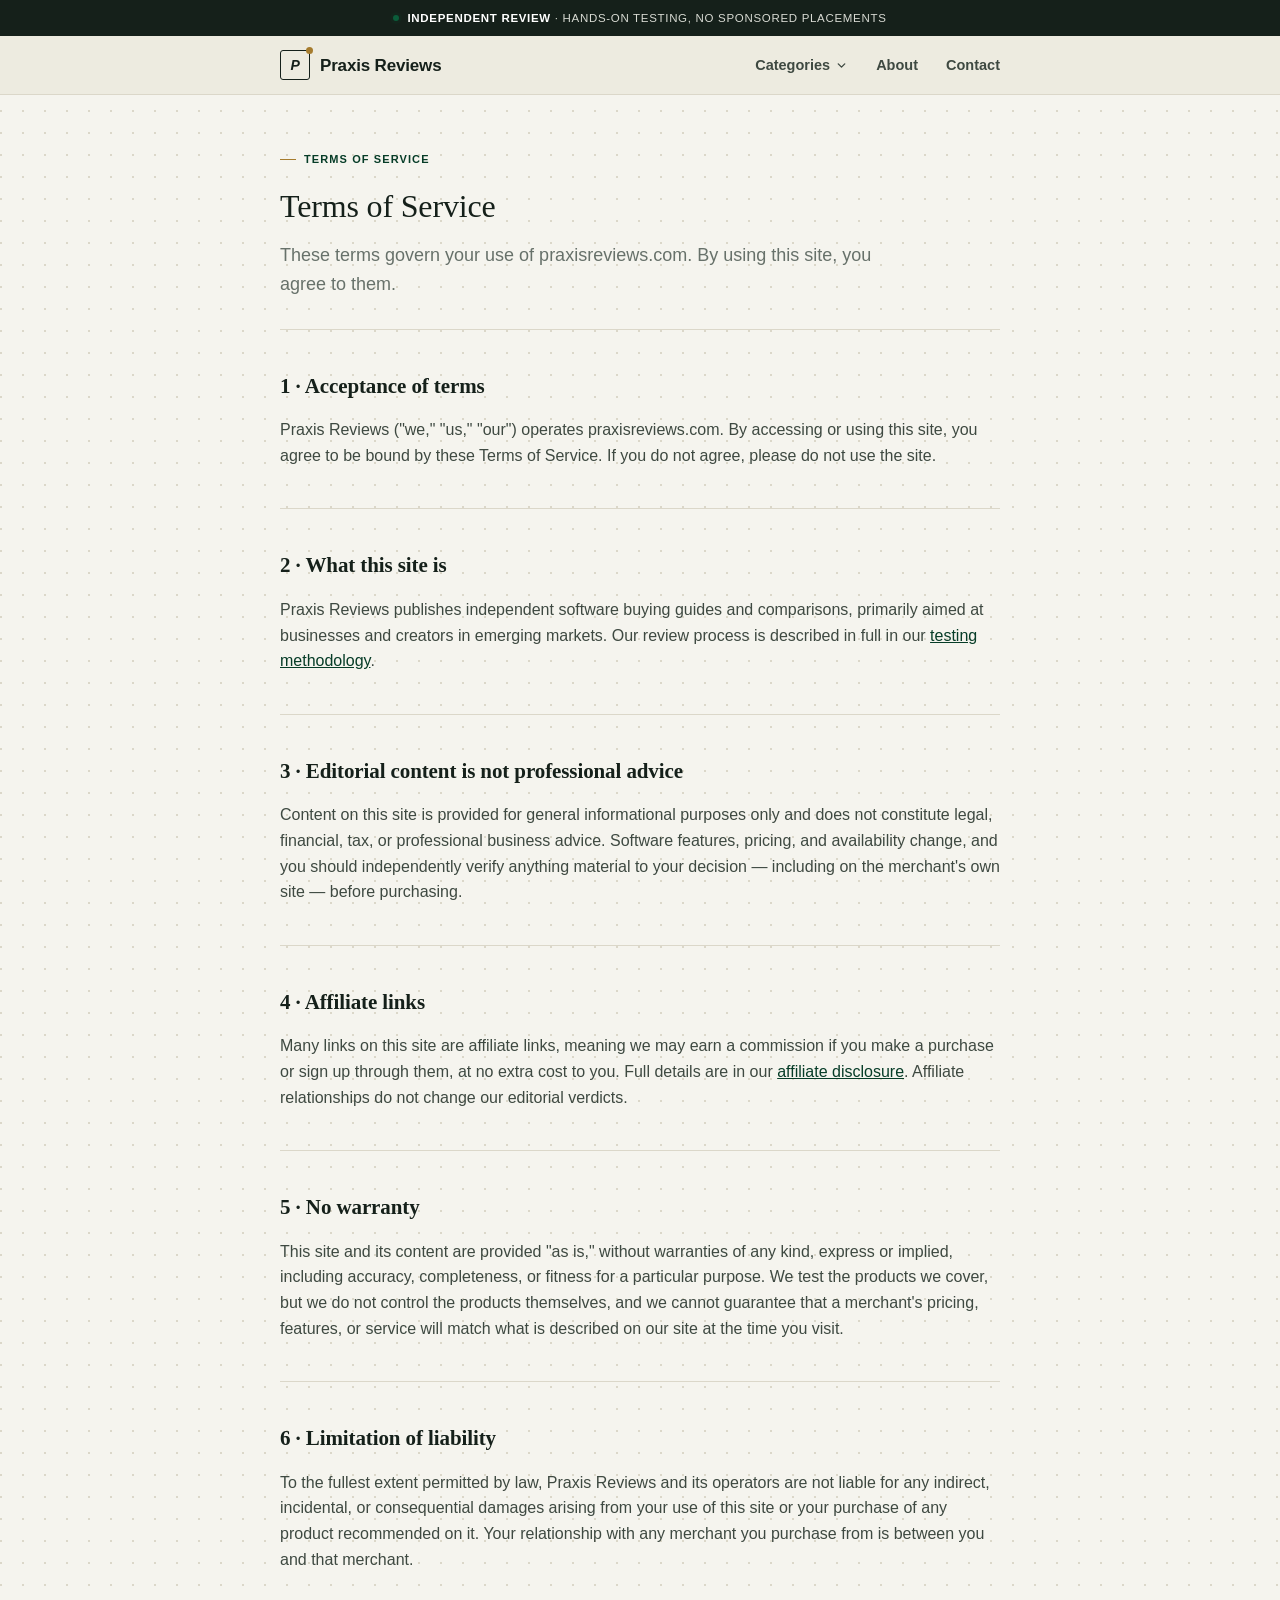
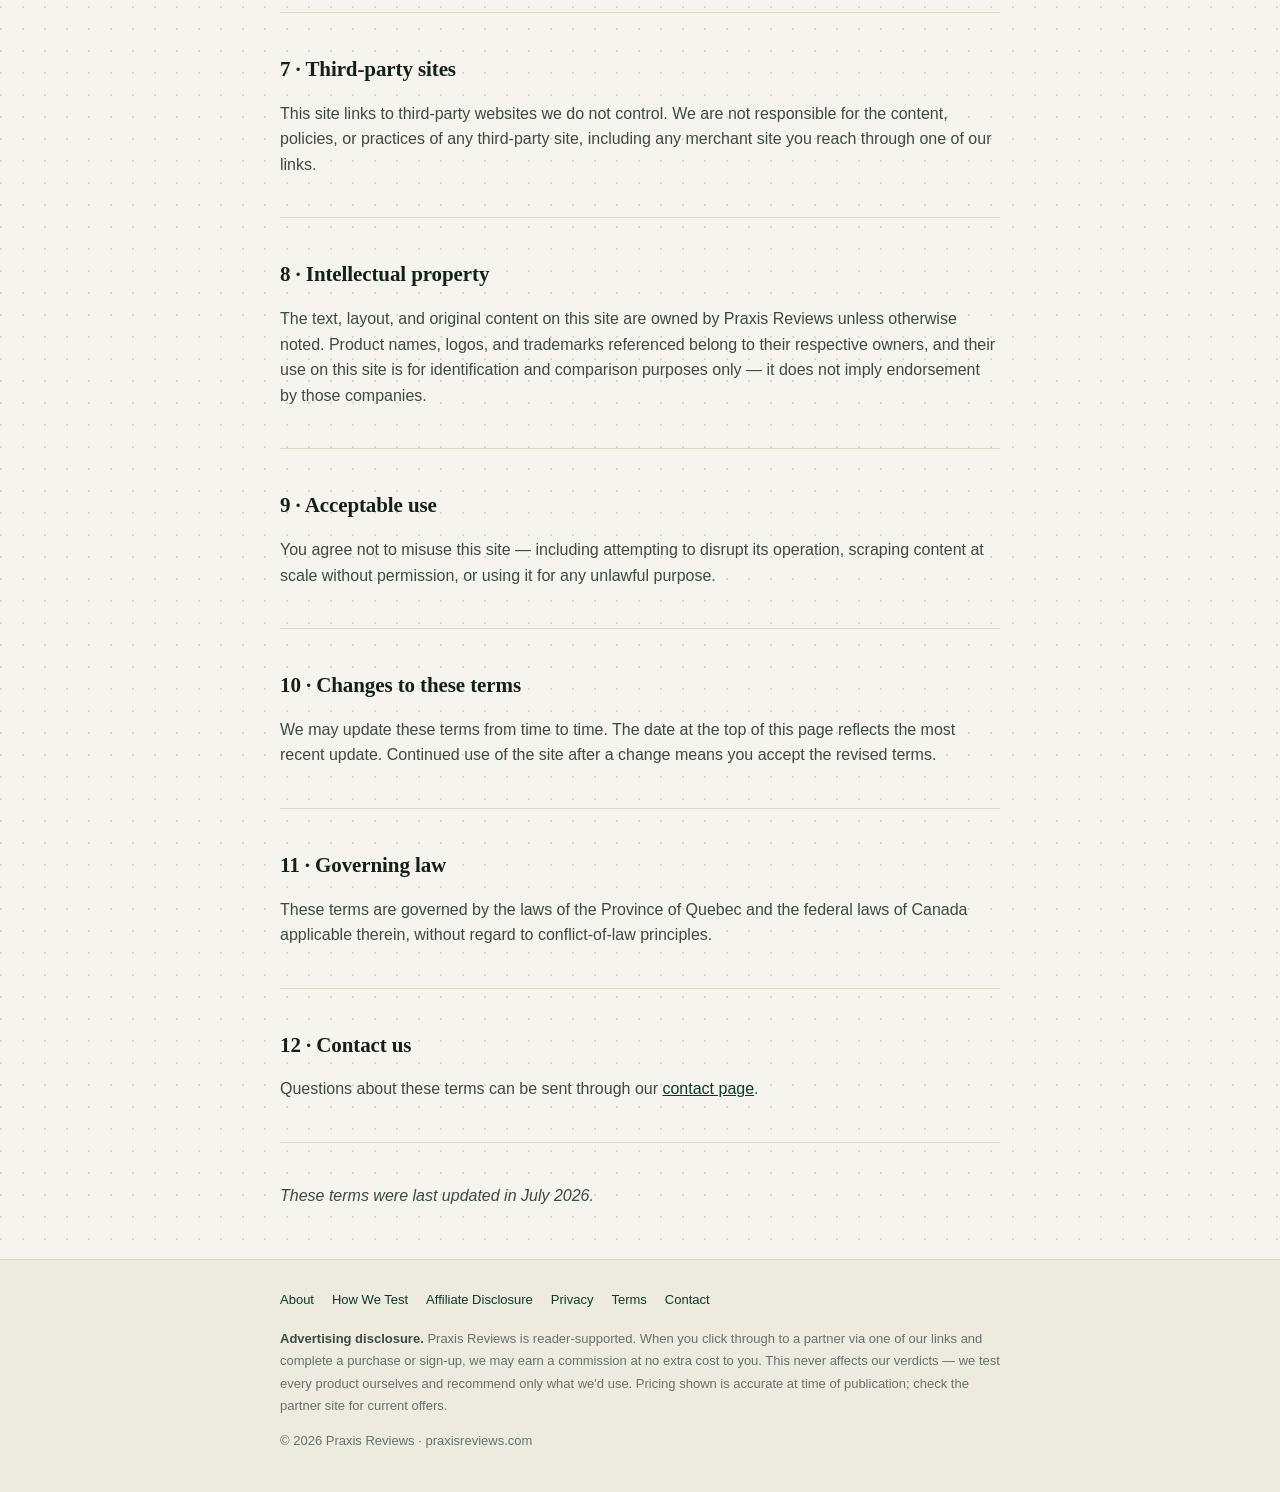
<file: terms/index.html>
<!DOCTYPE html>
<html lang="en">
<head>
<!-- Google tag (gtag.js) -->
<script async src="https://www.googletagmanager.com/gtag/js?id=G-3X0HXVRNMZ"></script>
<script>
  window.dataLayer = window.dataLayer || [];
  function gtag(){dataLayer.push(arguments);}
  gtag('js', new Date());
  gtag('config', 'G-3X0HXVRNMZ');
</script>
<meta charset="UTF-8">
<meta name="viewport" content="width=device-width, initial-scale=1.0">
<title>Terms of Service — Praxis Reviews</title>
<meta name="description" content="The terms that govern your use of praxisreviews.com, including our disclaimer on affiliate links and editorial content.">
<style>
  :root{
    --paper:#F5F4EE;
    --panel:#EDEBE0;
    --ink:#15201A;
    --ink-soft:#3E4941;
    --muted:#67716A;
    --teal:#0B5D3B;
    --teal-dark:#063C27;
    --teal-tint:rgba(11,93,59,.08);
    --amber:#A67C2E;
    --white:#EDEBE0;
    --line:#DBD7C9;
    --radius:3px;
    --shadow:0 1px 2px rgba(21,32,26,.06), 0 18px 40px -14px rgba(21,32,26,.22);
  }
  @media (prefers-color-scheme: dark){
    :root{
      --paper:#101915; --panel:#16211B; --ink:#EDEAE0; --ink-soft:#C7C9BD; --muted:#8B9389;
      --teal:#3FA679; --teal-dark:#1F7A52; --teal-tint:rgba(63,166,121,.12);
      --amber:#D9A94A; --white:#16211B; --line:#293530;
      --shadow:0 1px 2px rgba(0,0,0,.3), 0 18px 44px -14px rgba(0,0,0,.6);
    }
  }
  *{box-sizing:border-box;margin:0;padding:0}
  html{scroll-behavior:smooth;-webkit-text-size-adjust:100%}
  body{
    font-family:-apple-system,BlinkMacSystemFont,"Segoe UI",Roboto,Helvetica,Arial,sans-serif;
    color:var(--ink);
    background:
      radial-gradient(circle at 1px 1px, var(--line) 1px, transparent 0) 0 0/22px 22px,
      var(--paper);
    line-height:1.6;
    font-size:17px;-webkit-font-smoothing:antialiased;
  }
  .wrap{max-width:760px;margin:0 auto;padding:0 20px}
  :focus-visible{outline:2px solid var(--teal);outline-offset:3px}

  /* ── Trust bar ── */
  .trustbar{background:var(--ink);color:#D8DAD3;font-size:11.5px;letter-spacing:.06em;text-transform:uppercase}
  @media (prefers-color-scheme: dark){ .trustbar{background:#080D0A} }
  .trustbar .wrap{display:flex;align-items:center;justify-content:center;gap:8px;padding:9px 20px;text-align:center}
  .trustbar strong{color:#fff;font-weight:600}
  .dot{width:6px;height:6px;border-radius:50%;background:var(--teal);flex-shrink:0;box-shadow:0 0 0 3px var(--teal-tint)}

  /* ── Masthead (nav injected by /assets/header.js) ── */
  .logo{display:flex;align-items:center;gap:10px;font-weight:600;font-size:17px;letter-spacing:-.01em;color:var(--ink);text-decoration:none}
  .logo .mark{width:30px;height:30px;border:1.5px solid var(--ink);border-radius:var(--radius);color:var(--ink);display:flex;align-items:center;justify-content:center;font-weight:600;font-size:14px;font-style:italic;position:relative}
  .logo .mark::after{content:"";position:absolute;top:-4px;right:-4px;width:7px;height:7px;background:var(--amber);border-radius:50%}

  /* ── Hero ── */
  .hero{padding:46px 0 30px;text-align:left}
  .eyebrow{display:inline-flex;align-items:center;gap:8px;font-size:11px;font-weight:600;letter-spacing:.1em;text-transform:uppercase;color:var(--teal-dark);margin-bottom:18px}
  @media (prefers-color-scheme: dark){ .eyebrow{color:var(--teal)} }
  .eyebrow::before{content:"";width:16px;height:1px;background:var(--amber)}
  h1{font-family:"Iowan Old Style","Palatino Linotype",Palatino,"URW Palladio L","Book Antiqua",Georgia,serif;font-weight:500;font-size:32px;line-height:1.2;letter-spacing:-.005em;margin-bottom:16px}
  .standfirst{font-size:18px;color:var(--muted);max-width:62ch}

  /* ── Body copy ── */
  .sec{margin:40px 0}
  .sec > h2{font-family:"Iowan Old Style","Palatino Linotype",Palatino,Georgia,serif;font-size:21px;font-weight:600;letter-spacing:-.005em;margin-bottom:14px;color:var(--ink)}
  .sec p{color:var(--ink-soft);font-size:16px;margin-bottom:16px}
  .sec p:last-child{margin-bottom:0}
  .sec p a{color:var(--teal-dark)}
  @media (prefers-color-scheme: dark){ .sec p a{color:var(--teal)} }
  .sec ul{margin:0 0 16px;padding-left:22px;display:grid;gap:10px}
  .sec ul:last-child{margin-bottom:0}
  .sec li{color:var(--ink-soft);font-size:16px}
  .sec li b{color:var(--ink)}
  hr{border:none;border-top:1px solid var(--line);margin:0}
  .closing{font-size:14px;color:var(--muted);font-style:italic}

  /* ── Footer / disclaimer ── */
  footer{border-top:1px solid var(--line);background:var(--panel);margin-top:50px;padding:30px 0 40px}
  .foot-meta{display:flex;flex-wrap:wrap;gap:6px 18px;font-size:13px;color:var(--muted);margin-bottom:18px}
  .foot-meta a{color:var(--teal-dark);text-decoration:none}
  @media (prefers-color-scheme: dark){ .foot-meta a{color:var(--teal)} }
  .disclaimer{font-size:13px;color:var(--muted);line-height:1.7;margin-bottom:14px}
  .disclaimer b{color:var(--ink-soft)}
  .copyright{font-size:13px;color:var(--muted)}

  /* ── Responsive ── */
  @media (max-width:600px){
    body{font-size:16px}
    h1{font-size:25px}
    .standfirst{font-size:16.5px}
    .hero{padding:34px 0 24px}
    .sec > h2{font-size:19px}
    .trustbar .wrap{font-size:12px}
  }
</style>
</head>
<body>

<!-- TRUST BAR -->
<div class="trustbar">
  <div class="wrap">
    <span class="dot"></span>
    <span><strong>Independent review</strong> · Hands-on testing, no sponsored placements</span>
  </div>
</div>

<!-- MASTHEAD -->
<div id="site-header"></div>

<div class="wrap">

  <!-- HERO -->
  <section class="hero">
    <span class="eyebrow">Terms of Service</span>
    <h1>Terms of Service</h1>
    <p class="standfirst">These terms govern your use of praxisreviews.com. By using this site, you agree to them.</p>
  </section>

  <hr>

  <section class="sec">
    <h2>1 · Acceptance of terms</h2>
    <p>Praxis Reviews ("we," "us," "our") operates praxisreviews.com. By accessing or using this site, you agree to be bound by these Terms of Service. If you do not agree, please do not use the site.</p>
  </section>

  <hr>

  <section class="sec">
    <h2>2 · What this site is</h2>
    <p>Praxis Reviews publishes independent software buying guides and comparisons, primarily aimed at businesses and creators in emerging markets. Our review process is described in full in our <a href="/methodology">testing methodology</a>.</p>
  </section>

  <hr>

  <section class="sec">
    <h2>3 · Editorial content is not professional advice</h2>
    <p>Content on this site is provided for general informational purposes only and does not constitute legal, financial, tax, or professional business advice. Software features, pricing, and availability change, and you should independently verify anything material to your decision — including on the merchant's own site — before purchasing.</p>
  </section>

  <hr>

  <section class="sec">
    <h2>4 · Affiliate links</h2>
    <p>Many links on this site are affiliate links, meaning we may earn a commission if you make a purchase or sign up through them, at no extra cost to you. Full details are in our <a href="/disclosure">affiliate disclosure</a>. Affiliate relationships do not change our editorial verdicts.</p>
  </section>

  <hr>

  <section class="sec">
    <h2>5 · No warranty</h2>
    <p>This site and its content are provided "as is," without warranties of any kind, express or implied, including accuracy, completeness, or fitness for a particular purpose. We test the products we cover, but we do not control the products themselves, and we cannot guarantee that a merchant's pricing, features, or service will match what is described on our site at the time you visit.</p>
  </section>

  <hr>

  <section class="sec">
    <h2>6 · Limitation of liability</h2>
    <p>To the fullest extent permitted by law, Praxis Reviews and its operators are not liable for any indirect, incidental, or consequential damages arising from your use of this site or your purchase of any product recommended on it. Your relationship with any merchant you purchase from is between you and that merchant.</p>
  </section>

  <hr>

  <section class="sec">
    <h2>7 · Third-party sites</h2>
    <p>This site links to third-party websites we do not control. We are not responsible for the content, policies, or practices of any third-party site, including any merchant site you reach through one of our links.</p>
  </section>

  <hr>

  <section class="sec">
    <h2>8 · Intellectual property</h2>
    <p>The text, layout, and original content on this site are owned by Praxis Reviews unless otherwise noted. Product names, logos, and trademarks referenced belong to their respective owners, and their use on this site is for identification and comparison purposes only — it does not imply endorsement by those companies.</p>
  </section>

  <hr>

  <section class="sec">
    <h2>9 · Acceptable use</h2>
    <p>You agree not to misuse this site — including attempting to disrupt its operation, scraping content at scale without permission, or using it for any unlawful purpose.</p>
  </section>

  <hr>

  <section class="sec">
    <h2>10 · Changes to these terms</h2>
    <p>We may update these terms from time to time. The date at the top of this page reflects the most recent update. Continued use of the site after a change means you accept the revised terms.</p>
  </section>

  <hr>

  <section class="sec">
    <h2>11 · Governing law</h2>
    <p>These terms are governed by the laws of the Province of Quebec and the federal laws of Canada applicable therein, without regard to conflict-of-law principles.</p>
  </section>

  <hr>

  <section class="sec">
    <h2>12 · Contact us</h2>
    <p>Questions about these terms can be sent through our <a href="/contact">contact page</a>.</p>
  </section>

  <hr>

  <section class="sec">
    <p class="closing">These terms were last updated in July 2026.</p>
  </section>

</div>

<!-- FOOTER -->
<footer>
  <div class="wrap">
    <div class="foot-meta">
      <a href="/about">About</a>
      <a href="/methodology">How We Test</a>
      <a href="/disclosure">Affiliate Disclosure</a>
      <a href="/privacy">Privacy</a>
      <a href="/terms">Terms</a>
      <a href="/contact">Contact</a>
    </div>
    <p class="disclaimer">
      <b>Advertising disclosure.</b> Praxis Reviews is reader-supported. When you click through to a partner via one of our links and complete a purchase or sign-up, we may earn a commission at no extra cost to you. This never affects our verdicts — we test every product ourselves and recommend only what we'd use. Pricing shown is accurate at time of publication; check the partner site for current offers.
    </p>
    <p class="copyright">© 2026 Praxis Reviews · praxisreviews.com</p>
  </div>
</footer>

<script src="/assets/header.js" defer></script>
</body>
</html>
</file>
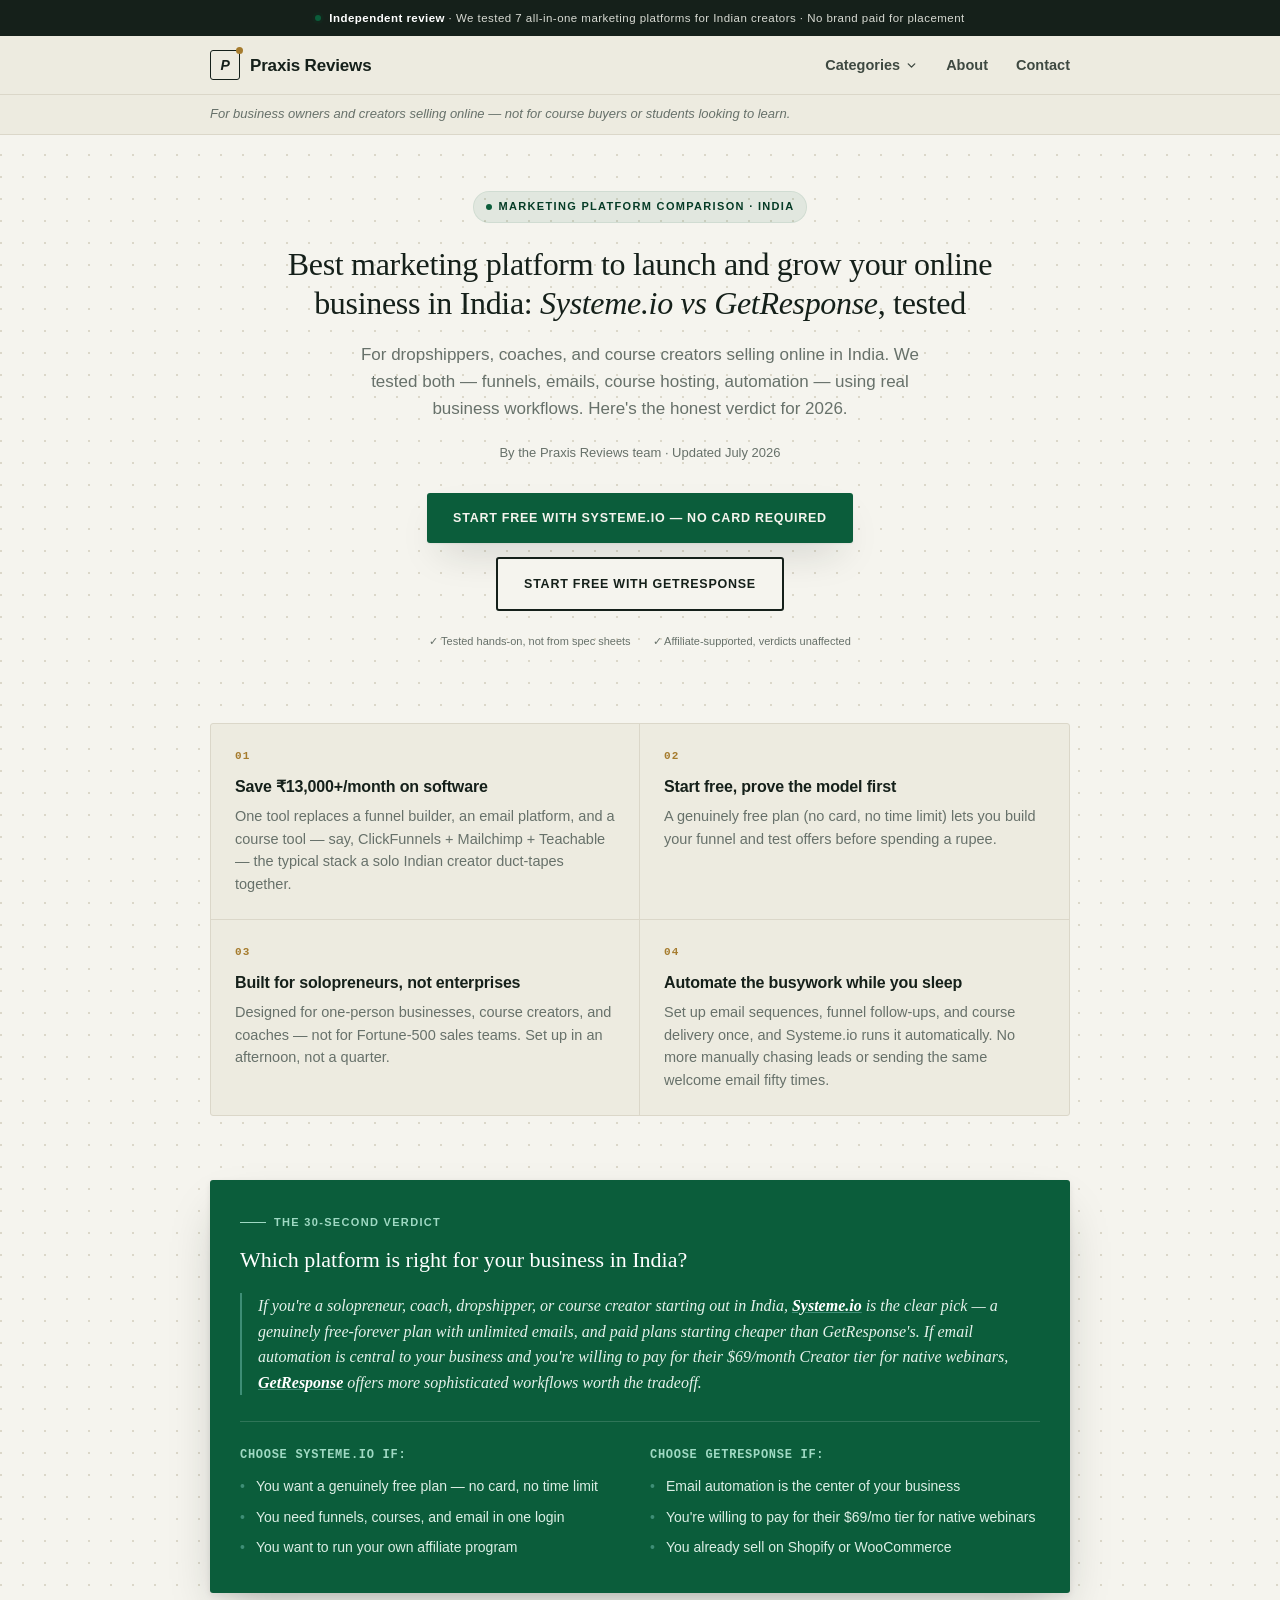
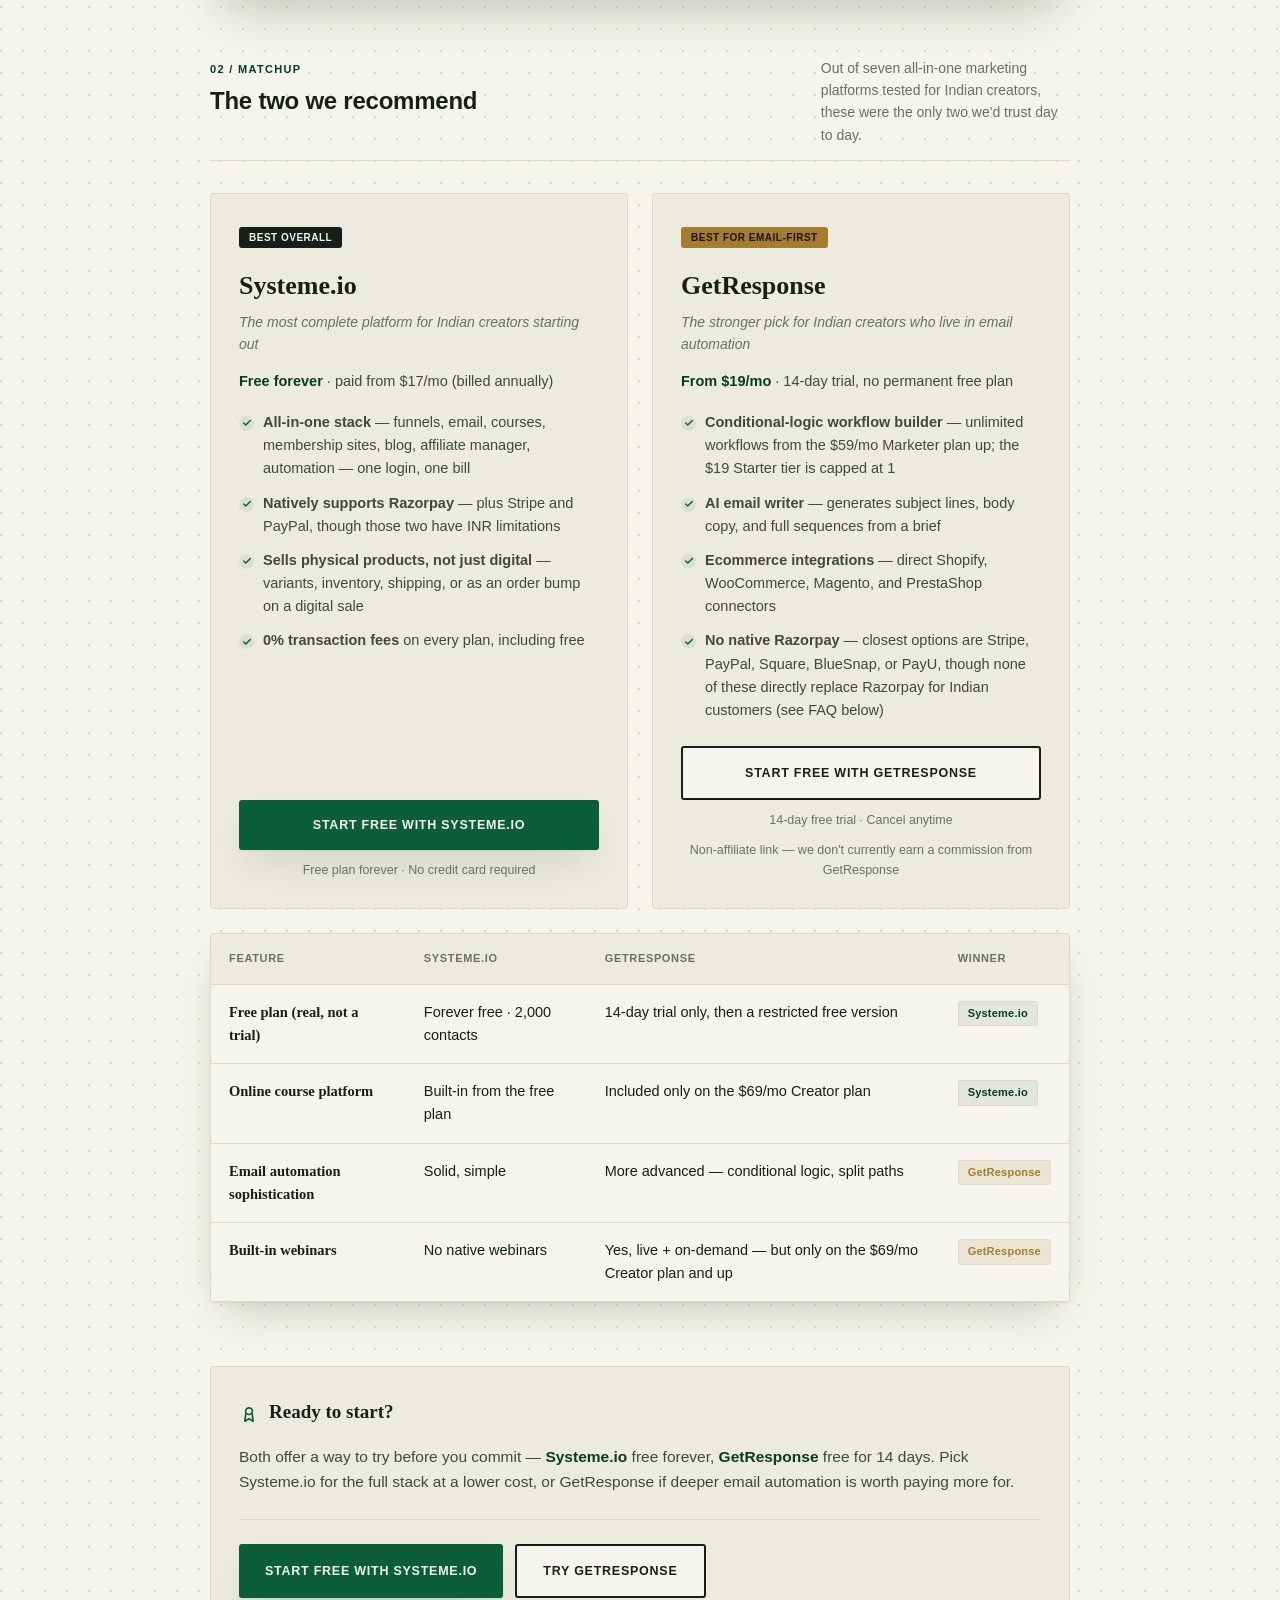
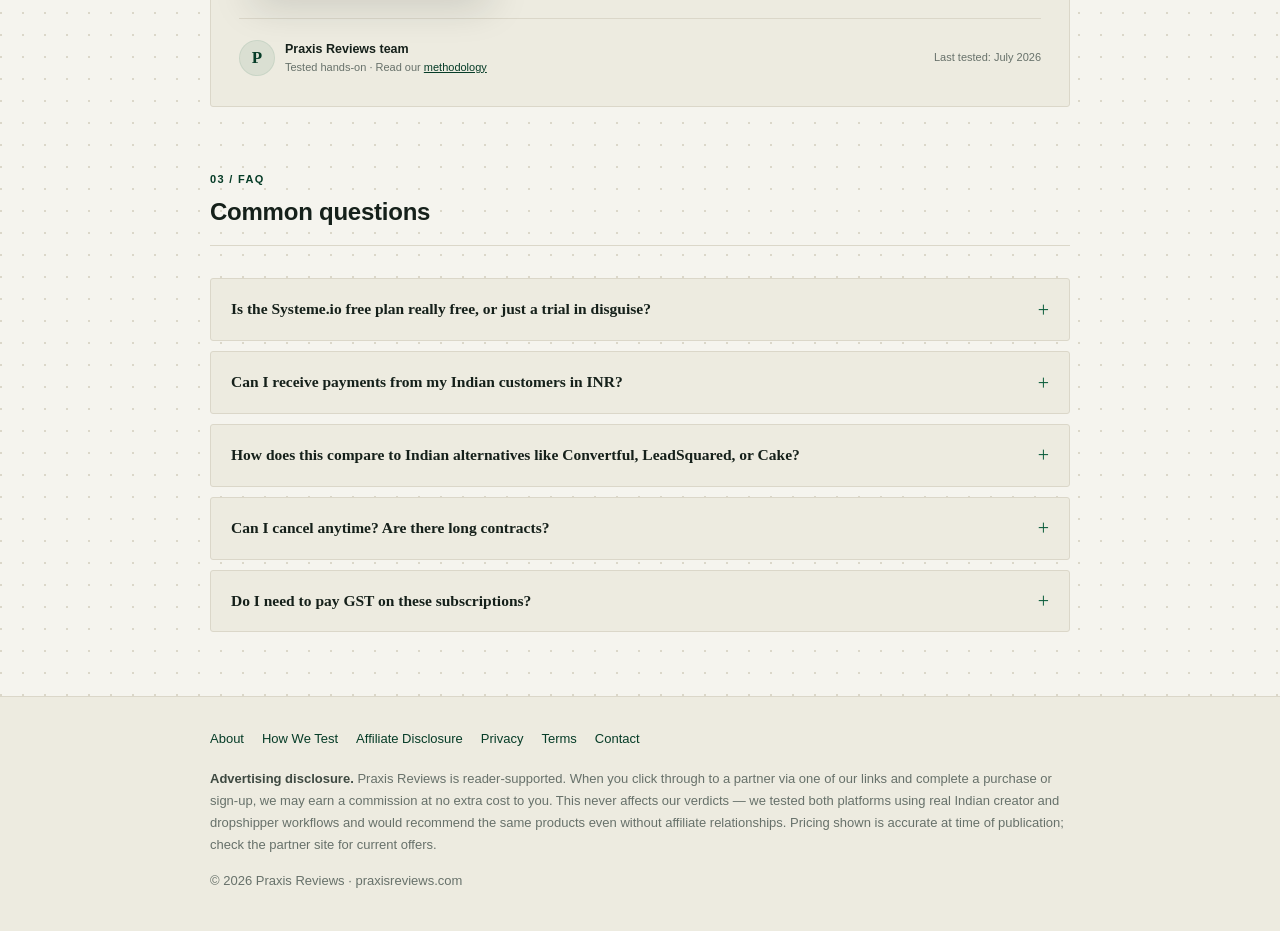
<file: email-marketing/systeme-io-vs-getresponse-india/index.html>
<!DOCTYPE html>
<html lang="en">
<head>
<!-- Google tag (gtag.js) -->
<script async src="https://www.googletagmanager.com/gtag/js?id=G-3X0HXVRNMZ"></script>
<script>
  window.dataLayer = window.dataLayer || [];
  function gtag(){dataLayer.push(arguments);}
  gtag('js', new Date());
  gtag('config', 'G-3X0HXVRNMZ');
</script>
<meta charset="UTF-8">
<meta name="viewport" content="width=device-width, initial-scale=1.0">
<title>Best Marketing Platform to Grow Your Online Business in India (2026) — Praxis Reviews</title>
<meta name="description" content="We tested the top all-in-one marketing platforms for Indian entrepreneurs — funnels, email, courses, automation, and price. Here's the honest 2026 verdict.">
<style>
  :root{
    --paper:#F5F4EE;
    --panel:#EDEBE0;
    --ink:#15201A;
    --ink-soft:#3E4941;
    --muted:#67716A;
    --teal:#0B5D3B;
    --teal-dark:#063C27;
    --teal-tint:rgba(11,93,59,.08);
    --amber:#A67C2E;
    --amber-tint:rgba(166,124,46,.12);
    --white:#EDEBE0;
    --line:#DBD7C9;
    --radius:3px;
    --shadow:0 1px 2px rgba(21,32,26,.06), 0 18px 40px -14px rgba(21,32,26,.22);
    --shadow-lg:0 2px 6px rgba(21,32,26,.08), 0 24px 48px -14px rgba(21,32,26,.28);
  }
  @media (prefers-color-scheme: dark){
    :root{
      --paper:#101915; --panel:#16211B; --ink:#EDEAE0; --ink-soft:#C7C9BD; --muted:#8B9389;
      --teal:#3FA679; --teal-dark:#1F7A52; --teal-tint:rgba(63,166,121,.12);
      --amber:#D9A94A; --amber-tint:rgba(217,169,74,.14); --white:#16211B; --line:#293530;
      --shadow:0 1px 2px rgba(0,0,0,.3), 0 18px 44px -14px rgba(0,0,0,.6);
      --shadow-lg:0 2px 6px rgba(0,0,0,.35), 0 24px 52px -14px rgba(0,0,0,.65);
    }
  }
  *{box-sizing:border-box;margin:0;padding:0}
  html{scroll-behavior:smooth;-webkit-text-size-adjust:100%}
  body{
    font-family:-apple-system,BlinkMacSystemFont,"Segoe UI",Roboto,Helvetica,Arial,sans-serif;
    color:var(--ink);
    background:
      radial-gradient(circle at 1px 1px, var(--line) 1px, transparent 0) 0 0/22px 22px,
      var(--paper);
    line-height:1.6;
    font-size:17px;-webkit-font-smoothing:antialiased;
  }
  .serif{font-family:"Iowan Old Style","Palatino Linotype",Palatino,"URW Palladio L","Book Antiqua",Georgia,serif}
  .mono{font-family:ui-monospace,SFMono-Regular,Menlo,Consolas,"Liberation Mono",monospace}
  .wrap{max-width:900px;margin:0 auto;padding:0 20px}
  :focus-visible{outline:2px solid var(--teal);outline-offset:3px}

  /* ── Scroll progress ── */
  #scroll-progress{position:fixed;top:0;left:0;height:3px;width:0%;background:var(--teal);z-index:300;transition:width .1s linear}

  /* ── Trust bar ── */
  .trustbar{background:var(--ink);color:#D8DAD3;font-size:11.5px;letter-spacing:.04em}
  @media (prefers-color-scheme: dark){ .trustbar{background:#080D0A} }
  .trustbar .wrap{display:flex;align-items:center;justify-content:center;gap:8px;padding:9px 20px;text-align:center}
  .trustbar strong{color:#fff;font-weight:600}
  .dot{width:6px;height:6px;border-radius:50%;background:var(--teal);flex-shrink:0;box-shadow:0 0 0 3px var(--teal-tint)}

  /* ── Masthead (nav injected by /assets/header.js) ── */
  .logo{display:flex;align-items:center;gap:10px;font-weight:600;font-size:17px;letter-spacing:-.01em;color:var(--ink);text-decoration:none}
  .logo .mark{width:30px;height:30px;border:1.5px solid var(--ink);border-radius:var(--radius);color:var(--ink);display:flex;align-items:center;justify-content:center;font-weight:600;font-size:14px;font-style:italic;position:relative}
  .logo .mark::after{content:"";position:absolute;top:-4px;right:-4px;width:7px;height:7px;background:var(--amber);border-radius:50%}

  /* ── Audience filter line ── */
  .filterline{background:var(--panel);border-bottom:1px solid var(--line)}
  .filterline .wrap{padding:9px 20px;font-size:13px;font-style:italic;color:var(--muted)}

  /* ── Hero ── */
  .hero{padding:56px 0 8px;text-align:center;max-width:720px;margin:0 auto}
  .eyebrow{display:inline-flex;align-items:center;gap:7px;font-size:11px;font-weight:700;letter-spacing:.12em;text-transform:uppercase;color:var(--teal-dark);background:var(--teal-tint);border:1px solid var(--teal-tint);padding:6px 12px;border-radius:99px;margin-bottom:22px}
  @media (prefers-color-scheme: dark){ .eyebrow{color:var(--teal)} }
  .eyebrow .pulse{width:6px;height:6px;border-radius:50%;background:var(--teal)}
  h1{font-size:32px;line-height:1.22;letter-spacing:-.01em;font-weight:500;margin-bottom:18px}
  .standfirst{font-size:17px;color:var(--muted);max-width:60ch;margin:0 auto}
  .byline{display:flex;align-items:center;justify-content:center;gap:8px;margin-top:20px;font-size:13px;color:var(--muted)}

  /* ── Hero CTAs ── */
  .herocta{margin-top:30px;display:flex;flex-wrap:wrap;align-items:center;justify-content:center;gap:14px}
  .btn{display:inline-flex;align-items:center;justify-content:center;gap:9px;padding:15px 26px;border-radius:var(--radius);font-size:12.5px;font-weight:700;letter-spacing:.06em;text-transform:uppercase;text-decoration:none;transition:transform .12s ease,background .12s ease}
  .btn:hover{transform:translateY(-1px)}
  .btn.solid{background:var(--teal);color:var(--paper);box-shadow:var(--shadow)}
  .btn.solid:hover{background:var(--teal-dark)}
  .btn.outline{background:var(--paper);color:var(--ink);border:2px solid var(--ink)}
  .btn.outline:hover{background:var(--ink);color:var(--paper)}
  .trustmicro{margin-top:22px;display:flex;flex-wrap:wrap;align-items:center;justify-content:center;gap:22px;font-size:11px;color:var(--muted)}
  .trustmicro span{display:inline-flex;align-items:center;gap:6px}

  /* ── Section heads ── */
  .sec{margin:64px 0}
  .sechead{border-bottom:1px solid var(--line);padding-bottom:14px;margin-bottom:32px;display:flex;flex-wrap:wrap;align-items:baseline;justify-content:space-between;gap:8px}
  .sechead .tag{font-size:11px;font-weight:700;letter-spacing:.12em;text-transform:uppercase;color:var(--teal-dark);display:block;margin-bottom:4px}
  @media (prefers-color-scheme: dark){ .sechead .tag{color:var(--teal)} }
  .sechead h2{font-size:24px;font-weight:600;letter-spacing:-.01em}
  .sechead .sub{font-size:14px;color:var(--muted);max-width:32ch}

  /* ── Value props (2x2 editorial grid) ── */
  .props{display:grid;grid-template-columns:repeat(2,1fr);gap:0;border:1px solid var(--line);border-radius:var(--radius);overflow:hidden;background:var(--panel)}
  .prop{padding:24px;border-right:1px solid var(--line);border-bottom:1px solid var(--line)}
  .prop:nth-child(2n){border-right:none}
  .prop:nth-last-child(-n+2){border-bottom:none}
  .prop .num{font-size:11px;font-weight:700;letter-spacing:.1em;color:var(--amber);display:block;margin-bottom:8px}
  .prop b{display:block;font-size:16px;font-weight:700;margin-bottom:6px;letter-spacing:-.01em}
  .prop p{font-size:14.5px;color:var(--muted);line-height:1.55}

  /* ── 30-second verdict (dark box) ── */
  .tldr{background:var(--teal);color:#EAF3EF;border-radius:var(--radius);padding:34px 30px;margin:64px 0;box-shadow:var(--shadow-lg)}
  .tldr .tag{font-size:11px;font-weight:700;letter-spacing:.12em;text-transform:uppercase;color:#9FD9C3;display:flex;align-items:center;gap:8px;margin-bottom:10px}
  .tldr .tag .line{width:26px;height:1px;background:#9FD9C3}
  .tldr h2{font-family:"Iowan Old Style","Palatino Linotype",Palatino,Georgia,serif;font-size:22px;font-weight:500;margin-bottom:16px;color:#fff}
  .tldr blockquote{font-family:"Iowan Old Style","Palatino Linotype",Palatino,Georgia,serif;font-style:italic;font-size:16px;line-height:1.6;color:#E4F1EA;border-left:2px solid #3E8E76;padding-left:16px;margin-bottom:26px}
  .tldr blockquote b{color:#fff;text-decoration:underline;text-decoration-color:#3E8E76}
  .tldr .cols{display:grid;grid-template-columns:1fr 1fr;gap:20px;padding-top:24px;border-top:1px solid rgba(255,255,255,.15)}
  .tldr .col h4{font-size:12px;font-weight:700;letter-spacing:.06em;text-transform:uppercase;color:#9FD9C3;margin-bottom:10px}
  .tldr .col ul{list-style:none;display:grid;gap:8px}
  .tldr .col li{font-size:14px;color:#DCEEE5;padding-left:16px;position:relative}
  .tldr .col li::before{content:"•";position:absolute;left:0;color:#3E8E76}

  /* ── Product cards ── */
  .matchup{display:grid;grid-template-columns:1fr 1fr;gap:24px}
  .card{background:var(--panel);border:1px solid var(--line);border-radius:var(--radius);padding:28px;display:flex;flex-direction:column;justify-content:space-between}
  .card .badge{font-size:10px;font-weight:700;letter-spacing:.05em;text-transform:uppercase;color:var(--paper);background:var(--ink);padding:5px 10px;border-radius:var(--radius)}
  .card.value .badge{background:var(--amber);color:#1A1207}
  .card .name{font-size:26px;font-weight:600;margin-top:16px;font-family:"Iowan Old Style","Palatino Linotype",Palatino,Georgia,serif}
  .card .tagline{font-size:14px;color:var(--muted);font-style:italic;margin-top:4px}
  .card .priceline{margin-top:14px;font-size:14.5px;color:var(--ink-soft)}
  .card .priceline b{color:var(--teal-dark);font-variant-numeric:tabular-nums}
  @media (prefers-color-scheme: dark){ .card .priceline b{color:var(--teal)} }
  .featlist{list-style:none;display:grid;gap:11px;margin-top:18px}
  .featlist li{font-size:14.5px;color:var(--ink-soft);padding-left:24px;position:relative}
  .featlist li::before{content:"";position:absolute;left:0;top:5px;width:15px;height:15px;border-radius:50%;background:var(--teal-tint);background-image:url("data:image/svg+xml,%3Csvg xmlns='http://www.w3.org/2000/svg' viewBox='0 0 24 24' fill='none' stroke='%230B5D3B' stroke-width='3.5' stroke-linecap='round' stroke-linejoin='round'%3E%3Cpolyline points='20 6 9 17 4 12'/%3E%3C/svg%3E");background-size:10px;background-repeat:no-repeat;background-position:center}
  .card .cta{margin-top:24px;width:100%}
  .micro{text-align:center;font-size:12.5px;color:var(--muted);margin-top:10px}

  /* ── Comparison table ── */
  .tablewrap{border:1px solid var(--line);border-radius:var(--radius);overflow:hidden;box-shadow:var(--shadow);background:var(--panel);overflow-x:auto}
  table{width:100%;border-collapse:collapse;font-size:14.5px}
  th,td{padding:16px 18px;text-align:left;border-bottom:1px solid var(--line);vertical-align:top}
  thead th{background:var(--panel);font-size:11px;letter-spacing:.06em;text-transform:uppercase;color:var(--muted);font-weight:700}
  tbody td{background:var(--paper)}
  tbody tr:last-child td{border-bottom:none}
  tbody td:first-child{font-family:"Iowan Old Style","Palatino Linotype",Palatino,Georgia,serif;font-weight:600;color:var(--ink)}
  tbody td .note{display:block;font-size:12px;color:var(--muted);margin-top:3px}
  .winpill{display:inline-flex;font-size:11px;font-weight:700;letter-spacing:.02em;color:var(--teal-dark);background:var(--teal-tint);border:1px solid var(--teal-tint);padding:3px 9px;border-radius:var(--radius)}
  @media (prefers-color-scheme: dark){ .winpill{color:var(--teal)} }
  .winpill.amber{color:var(--amber);background:var(--amber-tint);border-color:var(--amber-tint)}

  /* ── Verdict ── */
  .verdict{background:var(--panel);border:1px solid var(--line);border-radius:var(--radius);padding:30px 28px;margin:64px 0}
  .verdict .vhead{display:flex;align-items:center;gap:10px;margin-bottom:16px}
  .verdict .vhead .ico{width:20px;height:20px;color:var(--teal)}
  .verdict h2{font-size:19px;font-weight:600;font-family:"Iowan Old Style","Palatino Linotype",Palatino,Georgia,serif}
  .verdict p{color:var(--ink-soft);margin-bottom:14px;font-size:15.5px;line-height:1.65}
  .verdict p:last-of-type{margin-bottom:0}
  .verdict strong{color:var(--teal-dark)}
  @media (prefers-color-scheme: dark){ .verdict strong{color:var(--teal)} }
  .verdict .vctas{margin-top:24px;display:flex;flex-wrap:wrap;gap:12px;padding-top:24px;border-top:1px solid var(--line)}
  .signoff{margin-top:20px;padding-top:20px;border-top:1px solid var(--line);display:flex;flex-wrap:wrap;align-items:center;justify-content:space-between;gap:12px}
  .signoff .who{display:flex;align-items:center;gap:10px}
  .signoff .av{width:36px;height:36px;border-radius:50%;background:var(--teal-tint);border:1px solid var(--teal-tint);display:flex;align-items:center;justify-content:center;font-family:"Iowan Old Style","Palatino Linotype",Palatino,Georgia,serif;font-weight:700;color:var(--teal-dark)}
  @media (prefers-color-scheme: dark){ .signoff .av{color:var(--teal)} }
  .signoff .name{font-size:12.5px;font-weight:700}
  .signoff .role{font-size:11px;color:var(--muted)}
  .signoff .meta{font-size:11px;color:var(--muted);text-align:right}

  /* ── FAQ ── */
  .faq details{background:var(--panel);border:1px solid var(--line);border-radius:var(--radius);margin-bottom:10px;overflow:hidden}
  .faq summary{padding:18px 20px;font-weight:600;font-size:15.5px;font-family:"Iowan Old Style","Palatino Linotype",Palatino,Georgia,serif;cursor:pointer;list-style:none;display:flex;justify-content:space-between;align-items:center;gap:12px}
  .faq summary::-webkit-details-marker{display:none}
  .faq summary::after{content:"+";font-size:20px;color:var(--teal);font-weight:400;line-height:1;flex-shrink:0}
  .faq details[open] summary::after{content:"–"}
  .faq details[open] summary{border-bottom:1px solid var(--line)}
  .faq .ans{padding:16px 20px;color:var(--ink-soft);font-size:14.5px;background:var(--paper)}

  /* ── Footer / disclaimer ── */
  footer{border-top:1px solid var(--line);background:var(--panel);margin-top:60px;padding:32px 0 40px}
  .foot-meta{display:flex;flex-wrap:wrap;gap:6px 18px;font-size:13px;color:var(--muted);margin-bottom:18px}
  .foot-meta a{color:var(--teal-dark);text-decoration:none}
  @media (prefers-color-scheme: dark){ .foot-meta a{color:var(--teal)} }
  .disclaimer{font-size:13px;color:var(--muted);line-height:1.7;margin-bottom:14px}
  .disclaimer b{color:var(--ink-soft)}
  .copyright{font-size:13px;color:var(--muted)}

  /* ── Sticky mobile CTA bar ── */
  .stickycta{display:none}

  /* ── Responsive ── */
  @media (max-width:680px){
    body{font-size:16px;padding-bottom:104px}
    h1{font-size:25px}
    .standfirst{font-size:16px}
    .hero{padding:40px 0 6px}
    .props{grid-template-columns:1fr}
    .prop{border-right:none!important}
    .prop:not(:last-child){border-bottom:1px solid var(--line)!important}
    .tldr .cols{grid-template-columns:1fr}
    .matchup{grid-template-columns:1fr}
    .sechead{flex-direction:column;align-items:flex-start}
    th,td{padding:12px 12px;font-size:13px}
    .trustbar .wrap{font-size:12px}
    .btn{width:100%}

    .stickycta{
      display:flex;flex-direction:column;gap:8px;
      position:fixed;left:0;right:0;bottom:0;z-index:250;
      padding:10px 14px calc(10px + env(safe-area-inset-bottom));
      background:var(--white);border-top:1px solid var(--line);
      box-shadow:0 -6px 18px rgba(21,32,26,.14);
    }
    .stickycta a{
      display:flex;align-items:center;justify-content:center;
      padding:11px 10px;border-radius:var(--radius);text-decoration:none;color:var(--paper);
      font-size:12px;font-weight:700;letter-spacing:.03em;text-transform:uppercase;text-align:center;line-height:1.25;
    }
    .stickycta a.solid{background:var(--teal)}
    .stickycta a.outline{background:var(--paper);color:var(--ink);border:2px solid var(--ink)}
  }
</style>
</head>
<body>

<!-- SCROLL PROGRESS -->
<div id="scroll-progress"></div>

<!-- TRUST BAR -->
<div class="trustbar">
  <div class="wrap">
    <span class="dot"></span>
    <span><strong>Independent review</strong> · We tested 7 all-in-one marketing platforms for Indian creators · No brand paid for placement</span>
  </div>
</div>

<!-- MASTHEAD -->
<div id="site-header"></div>

<!-- AUDIENCE FILTER LINE -->
<div class="filterline">
  <div class="wrap">
    For business owners and creators selling online — not for course buyers or students looking to learn.
  </div>
</div>

<div class="wrap">

  <!-- HERO -->
  <section class="hero">
    <span class="eyebrow"><span class="pulse"></span>Marketing Platform Comparison · India</span>
    <h1 class="serif">Best marketing platform to launch and grow your online business in India: <em>Systeme.io vs GetResponse</em>, tested</h1>
    <p class="standfirst">For dropshippers, coaches, and course creators selling online in India. We tested both — funnels, emails, course hosting, automation — using real business workflows. Here's the honest verdict for 2026.</p>
    <div class="byline">By the Praxis Reviews team · Updated July 2026</div>

    <div class="herocta">
      <a class="btn solid" href="https://systeme.io/?sa=sa0275960310e84259c33cc2e5a78b61a472668750&utm_source=google&utm_medium=cpc&utm_campaign=systeme_india&utm_content={adgroupname}" target="_blank" rel="nofollow sponsored noopener" onclick="gtag('event', 'systeme_click', {'transport_type': 'beacon'});">Start Free with Systeme.io — No Card Required</a>
      <a class="btn outline" href="https://www.getresponse.com" target="_blank" rel="nofollow sponsored noopener" onclick="gtag('event', 'getresponse_click', {'transport_type': 'beacon'});">Start Free with GetResponse</a>
    </div>
    <div class="trustmicro">
      <span>✓ Tested hands-on, not from spec sheets</span>
      <span>✓ Affiliate-supported, verdicts unaffected</span>
    </div>
  </section>

  <!-- VALUE PROPS -->
  <section class="sec">
    <div class="props">
      <div class="prop">
        <span class="num mono">01</span>
        <b>Save ₹13,000+/month on software</b>
        <p>One tool replaces a funnel builder, an email platform, and a course tool — say, ClickFunnels + Mailchimp + Teachable — the typical stack a solo Indian creator duct-tapes together.</p>
      </div>
      <div class="prop">
        <span class="num mono">02</span>
        <b>Start free, prove the model first</b>
        <p>A genuinely free plan (no card, no time limit) lets you build your funnel and test offers before spending a rupee.</p>
      </div>
      <div class="prop">
        <span class="num mono">03</span>
        <b>Built for solopreneurs, not enterprises</b>
        <p>Designed for one-person businesses, course creators, and coaches — not for Fortune-500 sales teams. Set up in an afternoon, not a quarter.</p>
      </div>
      <div class="prop">
        <span class="num mono">04</span>
        <b>Automate the busywork while you sleep</b>
        <p>Set up email sequences, funnel follow-ups, and course delivery once, and Systeme.io runs it automatically. No more manually chasing leads or sending the same welcome email fifty times.</p>
      </div>
    </div>
  </section>

  <!-- 30-SECOND VERDICT -->
  <div class="tldr">
    <div class="tag"><span class="line"></span>The 30-Second Verdict</div>
    <h2 class="serif">Which platform is right for your business in India?</h2>
    <blockquote>If you're a solopreneur, coach, dropshipper, or course creator starting out in India, <b>Systeme.io</b> is the clear pick — a genuinely free-forever plan with unlimited emails, and paid plans starting cheaper than GetResponse's. If email automation is central to your business and you're willing to pay for their $69/month Creator tier for native webinars, <b>GetResponse</b> offers more sophisticated workflows worth the tradeoff.</blockquote>
    <div class="cols">
      <div class="col">
        <h4 class="mono">Choose Systeme.io if:</h4>
        <ul>
          <li>You want a genuinely free plan — no card, no time limit</li>
          <li>You need funnels, courses, and email in one login</li>
          <li>You want to run your own affiliate program</li>
        </ul>
      </div>
      <div class="col">
        <h4 class="mono">Choose GetResponse if:</h4>
        <ul>
          <li>Email automation is the center of your business</li>
          <li>You're willing to pay for their $69/mo tier for native webinars</li>
          <li>You already sell on Shopify or WooCommerce</li>
        </ul>
      </div>
    </div>
  </div>

  <!-- MATCHUP -->
  <section class="sec">
    <div class="sechead">
      <div>
        <span class="tag">02 / Matchup</span>
        <h2>The two we recommend</h2>
      </div>
      <p class="sub">Out of seven all-in-one marketing platforms tested for Indian creators, these were the only two we'd trust day to day.</p>
    </div>

    <div class="matchup">
      <!-- SYSTEME.IO -->
      <div class="card">
        <div>
          <span class="badge">Best Overall</span>
          <div class="name">Systeme.io</div>
          <div class="tagline">The most complete platform for Indian creators starting out</div>
          <p class="priceline"><b>Free forever</b> · paid from $17/mo (billed annually)</p>
          <ul class="featlist">
            <li><b>All-in-one stack</b> — funnels, email, courses, membership sites, blog, affiliate manager, automation — one login, one bill</li>
            <li><b>Natively supports Razorpay</b> — plus Stripe and PayPal, though those two have INR limitations</li>
            <li><b>Sells physical products, not just digital</b> — variants, inventory, shipping, or as an order bump on a digital sale</li>
            <li><b>0% transaction fees</b> on every plan, including free</li>
          </ul>
        </div>
        <div>
          <a class="btn solid cta" href="https://systeme.io/?sa=sa0275960310e84259c33cc2e5a78b61a472668750&utm_source=google&utm_medium=cpc&utm_campaign=systeme_india&utm_content={adgroupname}" target="_blank" rel="nofollow sponsored noopener" onclick="gtag('event', 'systeme_click', {'transport_type': 'beacon'});">Start Free with Systeme.io</a>
          <p class="micro">Free plan forever · No credit card required</p>
        </div>
      </div>

      <!-- GETRESPONSE -->
      <div class="card value">
        <div>
          <span class="badge">Best for Email-First</span>
          <div class="name">GetResponse</div>
          <div class="tagline">The stronger pick for Indian creators who live in email automation</div>
          <p class="priceline"><b>From $19/mo</b> · 14-day trial, no permanent free plan</p>
          <ul class="featlist">
            <li><b>Conditional-logic workflow builder</b> — unlimited workflows from the $59/mo Marketer plan up; the $19 Starter tier is capped at 1</li>
            <li><b>AI email writer</b> — generates subject lines, body copy, and full sequences from a brief</li>
            <li><b>Ecommerce integrations</b> — direct Shopify, WooCommerce, Magento, and PrestaShop connectors</li>
            <li><b>No native Razorpay</b> — closest options are Stripe, PayPal, Square, BlueSnap, or PayU, though none of these directly replace Razorpay for Indian customers (see FAQ below)</li>
          </ul>
        </div>
        <div>
          <a class="btn outline cta" href="https://www.getresponse.com" target="_blank" rel="nofollow noopener" onclick="gtag('event', 'getresponse_click', {'transport_type': 'beacon'});">Start Free with GetResponse</a>
          <p class="micro">14-day free trial · Cancel anytime</p>
          <p class="micro">Non-affiliate link — we don't currently earn a commission from GetResponse</p>
        </div>
      </div>
    </div>

    <div class="tablewrap" style="margin-top:24px">
      <table>
        <thead>
          <tr><th>Feature</th><th>Systeme.io</th><th>GetResponse</th><th>Winner</th></tr>
        </thead>
        <tbody>
          <tr>
            <td>Free plan (real, not a trial)</td>
            <td>Forever free · 2,000 contacts</td>
            <td>14-day trial only, then a restricted free version</td>
            <td><span class="winpill">Systeme.io</span></td>
          </tr>
          <tr>
            <td>Online course platform</td>
            <td>Built-in from the free plan</td>
            <td>Included only on the $69/mo Creator plan</td>
            <td><span class="winpill">Systeme.io</span></td>
          </tr>
          <tr>
            <td>Email automation sophistication</td>
            <td>Solid, simple</td>
            <td>More advanced — conditional logic, split paths</td>
            <td><span class="winpill amber">GetResponse</span></td>
          </tr>
          <tr>
            <td>Built-in webinars</td>
            <td>No native webinars</td>
            <td>Yes, live + on-demand — but only on the $69/mo Creator plan and up</td>
            <td><span class="winpill amber">GetResponse</span></td>
          </tr>
        </tbody>
      </table>
    </div>
  </section>

  <!-- VERDICT -->
  <div class="verdict">
    <div class="vhead">
      <svg class="ico" viewBox="0 0 24 24" fill="none" stroke="currentColor" stroke-width="2" stroke-linecap="round" stroke-linejoin="round"><path d="M12 15a4 4 0 1 0 0-8 4 4 0 0 0 0 8z"/><path d="M8.21 13.89 7 23l5-3 5 3-1.21-9.12"/></svg>
      <h2>Ready to start?</h2>
    </div>
    <p>Both offer a way to try before you commit — <strong>Systeme.io</strong> free forever, <strong>GetResponse</strong> free for 14 days. Pick Systeme.io for the full stack at a lower cost, or GetResponse if deeper email automation is worth paying more for.</p>
    <div class="vctas">
      <a class="btn solid" href="https://systeme.io/?sa=sa0275960310e84259c33cc2e5a78b61a472668750&utm_source=google&utm_medium=cpc&utm_campaign=systeme_india&utm_content={adgroupname}" target="_blank" rel="nofollow sponsored noopener" onclick="gtag('event', 'systeme_click', {'transport_type': 'beacon'});">Start Free with Systeme.io</a>
      <a class="btn outline" href="https://www.getresponse.com" target="_blank" rel="nofollow sponsored noopener" onclick="gtag('event', 'getresponse_click', {'transport_type': 'beacon'});">Try GetResponse</a>
    </div>
    <div class="signoff">
      <div class="who">
        <div class="av">P</div>
        <div>
          <div class="name">Praxis Reviews team</div>
          <div class="role">Tested hands-on · Read our <a href="/methodology" style="color:var(--teal-dark)">methodology</a></div>
        </div>
      </div>
      <div class="meta">Last tested: July 2026</div>
    </div>
  </div>

  <!-- FAQ -->
  <section class="sec faq">
    <div class="sechead">
      <div>
        <span class="tag">03 / FAQ</span>
        <h2>Common questions</h2>
      </div>
    </div>
    <details>
      <summary>Is the Systeme.io free plan really free, or just a trial in disguise?</summary>
      <div class="ans">It's genuinely free, forever — no credit card required at signup, no automatic conversion to a paid plan, no time limit. The free tier includes 2,000 contacts, 3 sales funnels, 1 online course, 1 membership site, and unlimited emails. You only pay if you want to lift the contact, funnel, or course limits, or unlock features like evergreen webinars. Many Indian creators run their entire side business on the free plan for months before upgrading.</div>
    </details>
    <details>
      <summary>Can I receive payments from my Indian customers in INR?</summary>
      <div class="ans">Better with Systeme.io. It natively supports Razorpay — the payment gateway built for India, covering UPI, cards, and netbanking — alongside Stripe and PayPal, which both have INR quirks (PayPal INR only works for domestic India-to-India transfers; Stripe doesn't support Amex for INR charges). GetResponse's funnel tool does have its own native checkout, but its payment gateway choices are Square, Stripe, PayPal, BlueSnap, and PayU — Razorpay isn't one of them. You can still take Razorpay payments with GetResponse by connecting a Shopify or WooCommerce store that already has it set up, but there's no direct, built-in option the way there is with Systeme.io.</div>
    </details>
    <details>
      <summary>How does this compare to Indian alternatives like Convertful, LeadSquared, or Cake?</summary>
      <div class="ans">The Indian-built alternatives serve specific niches — LeadSquared is CRM-led (sales teams, not creators), Convertful focuses on lead capture popups, and Cake is a performance-marketing tracking platform for affiliate networks and advertisers, not a general marketing automation tool. Systeme.io and GetResponse are a different category: end-to-end <em>creator-economy</em> platforms covering funnels, courses, memberships, and email together. If you're selling online courses, coaching, info-products, or dropshipping, the all-in-one international tools fit better. If you're running a sales team or B2B pipeline, look at the Indian options.</div>
    </details>
    <details>
      <summary>Can I cancel anytime? Are there long contracts?</summary>
      <div class="ans">Both work month-to-month with no long-term contract — cancel anytime from your account dashboard. Annual billing is discounted on both (Systeme.io offers 2 months free, roughly a 17% saving; GetResponse is about 18% off). Systeme.io's terms and conditions state that subscription plans are non-refundable, and GetResponse's pricing page doesn't state a specific money-back guarantee window either, so confirm the current refund policy directly with the provider before committing to an annual plan.</div>
    </details>
    <details>
      <summary>Do I need to pay GST on these subscriptions?</summary>
      <div class="ans">Likely yes, if your business is GST-registered — both platforms are foreign sellers, so subscribing counts as an "import of service" under India's OIDAR rules. If you provide your GSTIN at signup, the vendor shouldn't charge Indian GST on the invoice; instead you self-assess 18% IGST under the Reverse Charge Mechanism (RCM) and report it in GSTR-3B. If the subscription is for business use, you can typically claim that same 18% back as Input Tax Credit in the same return, provided you issue yourself a self-invoice. If you don't provide a GSTIN, the vendor may charge 18% IGST directly, which isn't recoverable as ITC. This applies the same way to Systeme.io and GetResponse — talk to your accountant about RCM and self-invoicing if you're new to it, since we're a software review site, not a tax advisor.</div>
    </details>
  </section>

</div>

<!-- FOOTER -->
<footer>
  <div class="wrap">
    <div class="foot-meta">
      <a href="/about">About</a>
      <a href="/methodology">How We Test</a>
      <a href="/disclosure">Affiliate Disclosure</a>
      <a href="/privacy">Privacy</a>
      <a href="/terms">Terms</a>
      <a href="/contact">Contact</a>
    </div>
    <p class="disclaimer">
      <b>Advertising disclosure.</b> Praxis Reviews is reader-supported. When you click through to a partner via one of our links and complete a purchase or sign-up, we may earn a commission at no extra cost to you. This never affects our verdicts — we tested both platforms using real Indian creator and dropshipper workflows and would recommend the same products even without affiliate relationships. Pricing shown is accurate at time of publication; check the partner site for current offers.
    </p>
    <p class="copyright">© 2026 Praxis Reviews · praxisreviews.com</p>
  </div>
</footer>

<!-- STICKY MOBILE CTA BAR -->
<div class="stickycta">
  <a class="solid" href="https://systeme.io/?sa=sa0275960310e84259c33cc2e5a78b61a472668750&utm_source=google&utm_medium=cpc&utm_campaign=systeme_india&utm_content={adgroupname}" target="_blank" rel="nofollow sponsored noopener" onclick="gtag('event', 'systeme_click', {'transport_type': 'beacon'});">Start Free with Systeme.io</a>
  <a class="outline" href="https://www.getresponse.com" target="_blank" rel="nofollow sponsored noopener" onclick="gtag('event', 'getresponse_click', {'transport_type': 'beacon'});">Start Free with GetResponse</a>
</div>

<script src="/assets/header.js" defer></script>
<script>
  (function(){
    var bar = document.getElementById('scroll-progress');
    function update(){
      var h = document.documentElement;
      var scrolled = h.scrollTop || document.body.scrollTop;
      var height = h.scrollHeight - h.clientHeight;
      var pct = height > 0 ? (scrolled / height) * 100 : 0;
      bar.style.width = pct + '%';
    }
    document.addEventListener('scroll', update, { passive: true });
    update();
  })();
</script>
</body>
</html>
</file>
